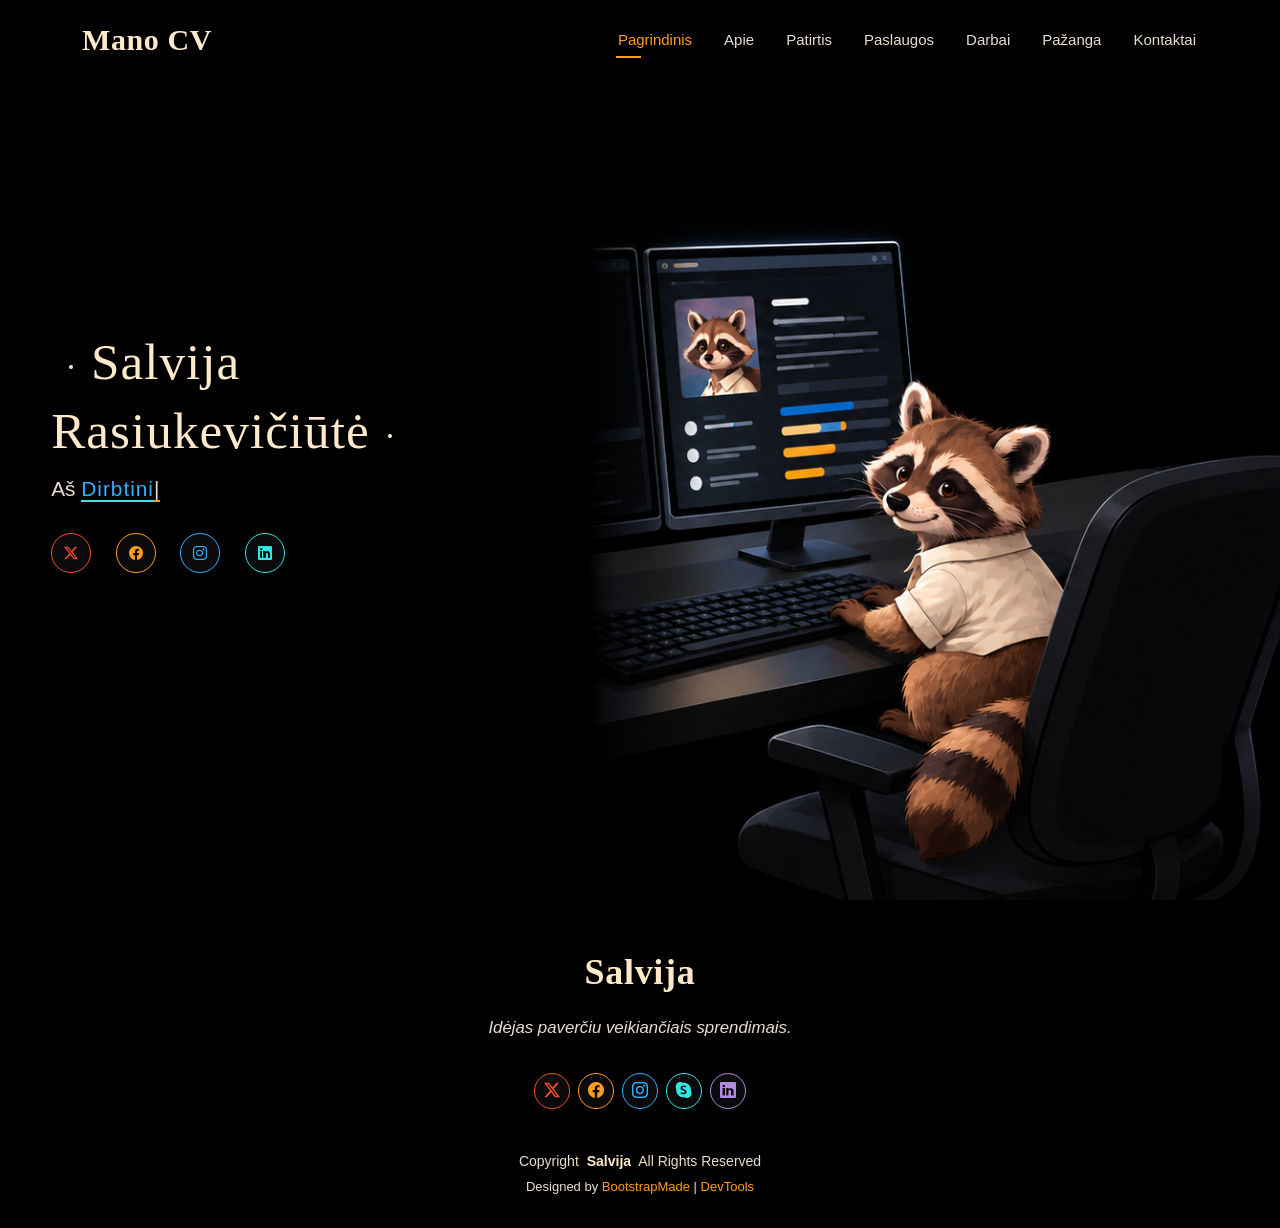
<file: index.html>
<!DOCTYPE html>
<html lang="lt">

<head>
  <meta charset="utf-8">
  <meta content="width=device-width, initial-scale=1.0" name="viewport">
  <title>Mano CV | Salvija Rasiukevičiūtė</title>
  <meta name="author" content="Salvija Rasiukevičiūtė">
  <meta name="description" content="Salvija Rasiukevičiūtė CV puslapis">

  <link href="assets/img/favicon.png?v=2" rel="icon">
  <link href="assets/img/apple-touch-icon.png" rel="apple-touch-icon">

  <link href="https://fonts.googleapis.com" rel="preconnect">
  <link href="https://fonts.gstatic.com" rel="preconnect" crossorigin>
  <link href="https://fonts.googleapis.com/css2?family=Roboto:ital,wght@0,100;0,300;0,400;0,500;0,700;0,900;1,100;1,300;1,400;1,500;1,700;1,900&family=Poppins:ital,wght@0,100;0,200;0,300;0,400;0,500;0,600;0,700;0,800;0,900;1,100;1,200;1,300;1,400;1,500;1,600;1,700;1,800;1,900&family=Raleway:ital,wght@0,100;0,200;0,300;0,400;0,500;0,600;0,700;0,800;0,900;1,100;1,200;1,300;1,400;1,500;1,600;1,700;1,800;1,900&display=swap" rel="stylesheet">

  <link href="assets/vendor/bootstrap/css/bootstrap.min.css" rel="stylesheet">
  <link href="assets/vendor/bootstrap-icons/bootstrap-icons.css" rel="stylesheet">
  <link href="assets/vendor/aos/aos.css" rel="stylesheet">
  <link href="assets/vendor/swiper/swiper-bundle.min.css" rel="stylesheet">
  <link href="assets/vendor/glightbox/css/glightbox.min.css" rel="stylesheet">

  <link href="assets/css/main.css" rel="stylesheet">
  <link href="assets/css/custom.css?v=hero-1" rel="stylesheet">

  <!-- =======================================================
  * Template Name: Personal
  * Template URL: https://bootstrapmade.com/personal-free-resume-bootstrap-template/
  * Updated: Mar 05 2025 with Bootstrap v5.3.3
  * Author: BootstrapMade.com
  * License: https://bootstrapmade.com/license/
  ======================================================== -->
</head>

<body class="index-page">

  <header id="header" class="header d-flex align-items-center fixed-top">
    <div class="container-fluid container-xl position-relative d-flex align-items-center justify-content-between">

      <a href="index.html" class="logo d-flex align-items-center">

        <h1 class="sitename">Mano CV</h1>
      </a>

      <nav id="navmenu" class="navmenu">
        <ul>
          <li><a href="index.html" class="active">Pagrindinis</a></li>
          <li><a href="about.html">Apie</a></li>
          <li><a href="resume.html">Patirtis</a></li>
          <li><a href="services.html">Paslaugos</a></li>
          <li><a href="portfolio.html">Darbai</a></li>
          <li><a href="progress.html">Pažanga</a></li>
          <li><a href="contact.html">Kontaktai</a></li>
        </ul>
        <i class="mobile-nav-toggle d-xl-none bi bi-list"></i>
      </nav>

    </div>
  </header>

  <main class="main">

    <section id="hero" class="hero section dark-background">

      <img src="assets/img/hero-bg.jpg" alt="Meškėnas prie kompiuterio su programavimo ir CV langais" data-aos="fade-in">

      <div class="container" data-aos="zoom-out" data-aos-delay="100">
        <h2>Salvija Rasiukevičiūtė</h2>
        <p>Aš <span class="typed" data-typed-items="Dirbtinio intelekto sistemų studentė"></span><span class="typed-cursor typed-cursor--blink"></span></p>
        <div class="social-links">
          <a href="#"><i class="bi bi-twitter-x"></i></a>
          <a href="#"><i class="bi bi-facebook"></i></a>
          <a href="#"><i class="bi bi-instagram"></i></a>
          <a href="#"><i class="bi bi-linkedin"></i></a>
        </div>
      </div>

    </section>

  </main>

  <footer id="footer" class="footer dark-background">
    <div class="container">
      <h3 class="sitename">Salvija</h3>
      <p>Idėjas paverčiu veikiančiais sprendimais.</p>
      <div class="social-links d-flex justify-content-center">
        <a href=""><i class="bi bi-twitter-x"></i></a>
        <a href=""><i class="bi bi-facebook"></i></a>
        <a href=""><i class="bi bi-instagram"></i></a>
        <a href=""><i class="bi bi-skype"></i></a>
        <a href=""><i class="bi bi-linkedin"></i></a>
      </div>
      <div class="container">
        <div class="copyright">
          <span>Copyright</span> <strong class="px-1 sitename">Salvija</strong> <span>All Rights Reserved</span>
        </div>
        <div class="credits">

          <!-- Licensing information: https://bootstrapmade.com/license/ -->

          Designed by <a href="https://bootstrapmade.com/">BootstrapMade</a> | <a href="https://bootstrapmade.com/tools/">DevTools</a>
        </div>
      </div>
    </div>
  </footer>

  <a href="#" id="scroll-top" class="scroll-top d-flex align-items-center justify-content-center"><i class="bi bi-arrow-up-short"></i></a>

  <div id="preloader"></div>

  <script src="assets/vendor/bootstrap/js/bootstrap.bundle.min.js"></script>
  <script src="assets/vendor/php-email-form/validate.js"></script>
  <script src="assets/vendor/aos/aos.js"></script>
  <script src="assets/vendor/typed.js/typed.umd.js"></script>
  <script src="assets/vendor/purecounter/purecounter_vanilla.js"></script>
  <script src="assets/vendor/waypoints/noframework.waypoints.js"></script>
  <script src="assets/vendor/swiper/swiper-bundle.min.js"></script>
  <script src="assets/vendor/glightbox/js/glightbox.min.js"></script>
  <script src="assets/vendor/imagesloaded/imagesloaded.pkgd.min.js"></script>
  <script src="assets/vendor/isotope-layout/isotope.pkgd.min.js"></script>

  <script src="assets/js/main.js"></script>

</body>

</html>
</file>
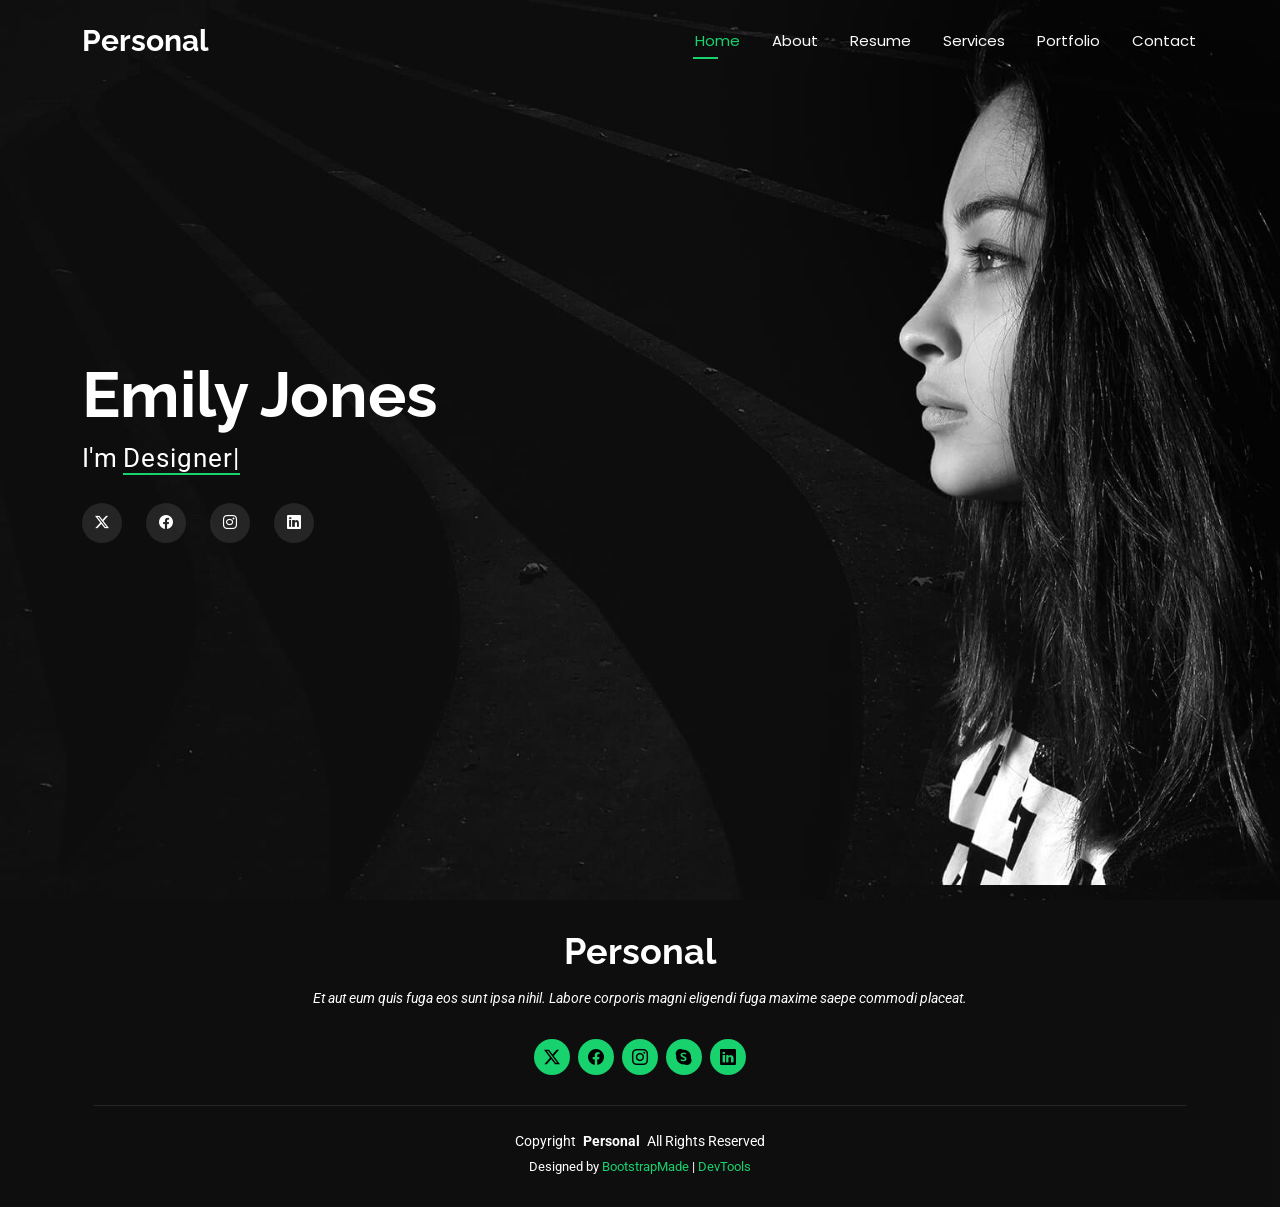
<file: template_3/index.html>
<!DOCTYPE html>
<html lang="en">

<head>
  <meta charset="utf-8">
  <meta content="width=device-width, initial-scale=1.0" name="viewport">
  <title>Index - Personal Bootstrap Template</title>
  <meta name="description" content="">
  <meta name="keywords" content="">

  <!-- Favicons -->
  <link href="assets/img/favicon.png" rel="icon">
  <link href="assets/img/apple-touch-icon.png" rel="apple-touch-icon">

  <!-- Fonts -->
  <link href="https://fonts.googleapis.com" rel="preconnect">
  <link href="https://fonts.gstatic.com" rel="preconnect" crossorigin>
  <link href="https://fonts.googleapis.com/css2?family=Roboto:ital,wght@0,100;0,300;0,400;0,500;0,700;0,900;1,100;1,300;1,400;1,500;1,700;1,900&family=Poppins:ital,wght@0,100;0,200;0,300;0,400;0,500;0,600;0,700;0,800;0,900;1,100;1,200;1,300;1,400;1,500;1,600;1,700;1,800;1,900&family=Raleway:ital,wght@0,100;0,200;0,300;0,400;0,500;0,600;0,700;0,800;0,900;1,100;1,200;1,300;1,400;1,500;1,600;1,700;1,800;1,900&display=swap" rel="stylesheet">

  <!-- Vendor CSS Files -->
  <link href="assets/vendor/bootstrap/css/bootstrap.min.css" rel="stylesheet">
  <link href="assets/vendor/bootstrap-icons/bootstrap-icons.css" rel="stylesheet">
  <link href="assets/vendor/aos/aos.css" rel="stylesheet">
  <link href="assets/vendor/swiper/swiper-bundle.min.css" rel="stylesheet">
  <link href="assets/vendor/glightbox/css/glightbox.min.css" rel="stylesheet">

  <!-- Main CSS File -->
  <link href="assets/css/main.css" rel="stylesheet">

  <!-- =======================================================
  * Template Name: Personal
  * Template URL: https://bootstrapmade.com/personal-free-resume-bootstrap-template/
  * Updated: Mar 05 2025 with Bootstrap v5.3.3
  * Author: BootstrapMade.com
  * License: https://bootstrapmade.com/license/
  ======================================================== -->
</head>

<body class="index-page">

  <header id="header" class="header d-flex align-items-center fixed-top">
    <div class="container-fluid container-xl position-relative d-flex align-items-center justify-content-between">

      <a href="index.html" class="logo d-flex align-items-center">
        <!-- Uncomment the line below if you also wish to use an image logo -->
        <!-- <img src="assets/img/logo.webp" alt=""> -->
        <h1 class="sitename">Personal</h1>
      </a>

      <nav id="navmenu" class="navmenu">
        <ul>
          <li><a href="index.html" class="active">Home</a></li>
          <li><a href="about.html">About</a></li>
          <li><a href="resume.html">Resume</a></li>
          <li><a href="services.html">Services</a></li>
          <li><a href="portfolio.html">Portfolio</a></li>
          <li><a href="contact.html">Contact</a></li>
        </ul>
        <i class="mobile-nav-toggle d-xl-none bi bi-list"></i>
      </nav>

    </div>
  </header>

  <main class="main">

    <!-- Hero Section -->
    <section id="hero" class="hero section dark-background">

      <img src="assets/img/hero-bg.jpg" alt="" data-aos="fade-in">

      <div class="container" data-aos="zoom-out" data-aos-delay="100">
        <h2>Emily Jones</h2>
        <p>I'm <span class="typed" data-typed-items="Designer, Developer, Freelancer, Photographer"></span><span class="typed-cursor typed-cursor--blink"></span></p>
        <div class="social-links">
          <a href="#"><i class="bi bi-twitter-x"></i></a>
          <a href="#"><i class="bi bi-facebook"></i></a>
          <a href="#"><i class="bi bi-instagram"></i></a>
          <a href="#"><i class="bi bi-linkedin"></i></a>
        </div>
      </div>

    </section><!-- /Hero Section -->

  </main>

  <footer id="footer" class="footer dark-background">
    <div class="container">
      <h3 class="sitename">Personal</h3>
      <p>Et aut eum quis fuga eos sunt ipsa nihil. Labore corporis magni eligendi fuga maxime saepe commodi placeat.</p>
      <div class="social-links d-flex justify-content-center">
        <a href=""><i class="bi bi-twitter-x"></i></a>
        <a href=""><i class="bi bi-facebook"></i></a>
        <a href=""><i class="bi bi-instagram"></i></a>
        <a href=""><i class="bi bi-skype"></i></a>
        <a href=""><i class="bi bi-linkedin"></i></a>
      </div>
      <div class="container">
        <div class="copyright">
          <span>Copyright</span> <strong class="px-1 sitename">Personal</strong> <span>All Rights Reserved</span>
        </div>
        <div class="credits">
          <!-- All the links in the footer should remain intact. -->
          <!-- You can delete the links only if you've purchased the pro version. -->
          <!-- Licensing information: https://bootstrapmade.com/license/ -->
          <!-- Purchase the pro version with working PHP/AJAX contact form: [buy-url] -->
          Designed by <a href="https://bootstrapmade.com/">BootstrapMade</a> | <a href="https://bootstrapmade.com/tools/">DevTools</a>
        </div>
      </div>
    </div>
  </footer>

  <!-- Scroll Top -->
  <a href="#" id="scroll-top" class="scroll-top d-flex align-items-center justify-content-center"><i class="bi bi-arrow-up-short"></i></a>

  <!-- Preloader -->
  <div id="preloader"></div>

  <!-- Vendor JS Files -->
  <script src="assets/vendor/bootstrap/js/bootstrap.bundle.min.js"></script>
  <script src="assets/vendor/php-email-form/validate.js"></script>
  <script src="assets/vendor/aos/aos.js"></script>
  <script src="assets/vendor/typed.js/typed.umd.js"></script>
  <script src="assets/vendor/purecounter/purecounter_vanilla.js"></script>
  <script src="assets/vendor/waypoints/noframework.waypoints.js"></script>
  <script src="assets/vendor/swiper/swiper-bundle.min.js"></script>
  <script src="assets/vendor/glightbox/js/glightbox.min.js"></script>
  <script src="assets/vendor/imagesloaded/imagesloaded.pkgd.min.js"></script>
  <script src="assets/vendor/isotope-layout/isotope.pkgd.min.js"></script>

  <!-- Main JS File -->
  <script src="assets/js/main.js"></script>

</body>

</html>
</file>
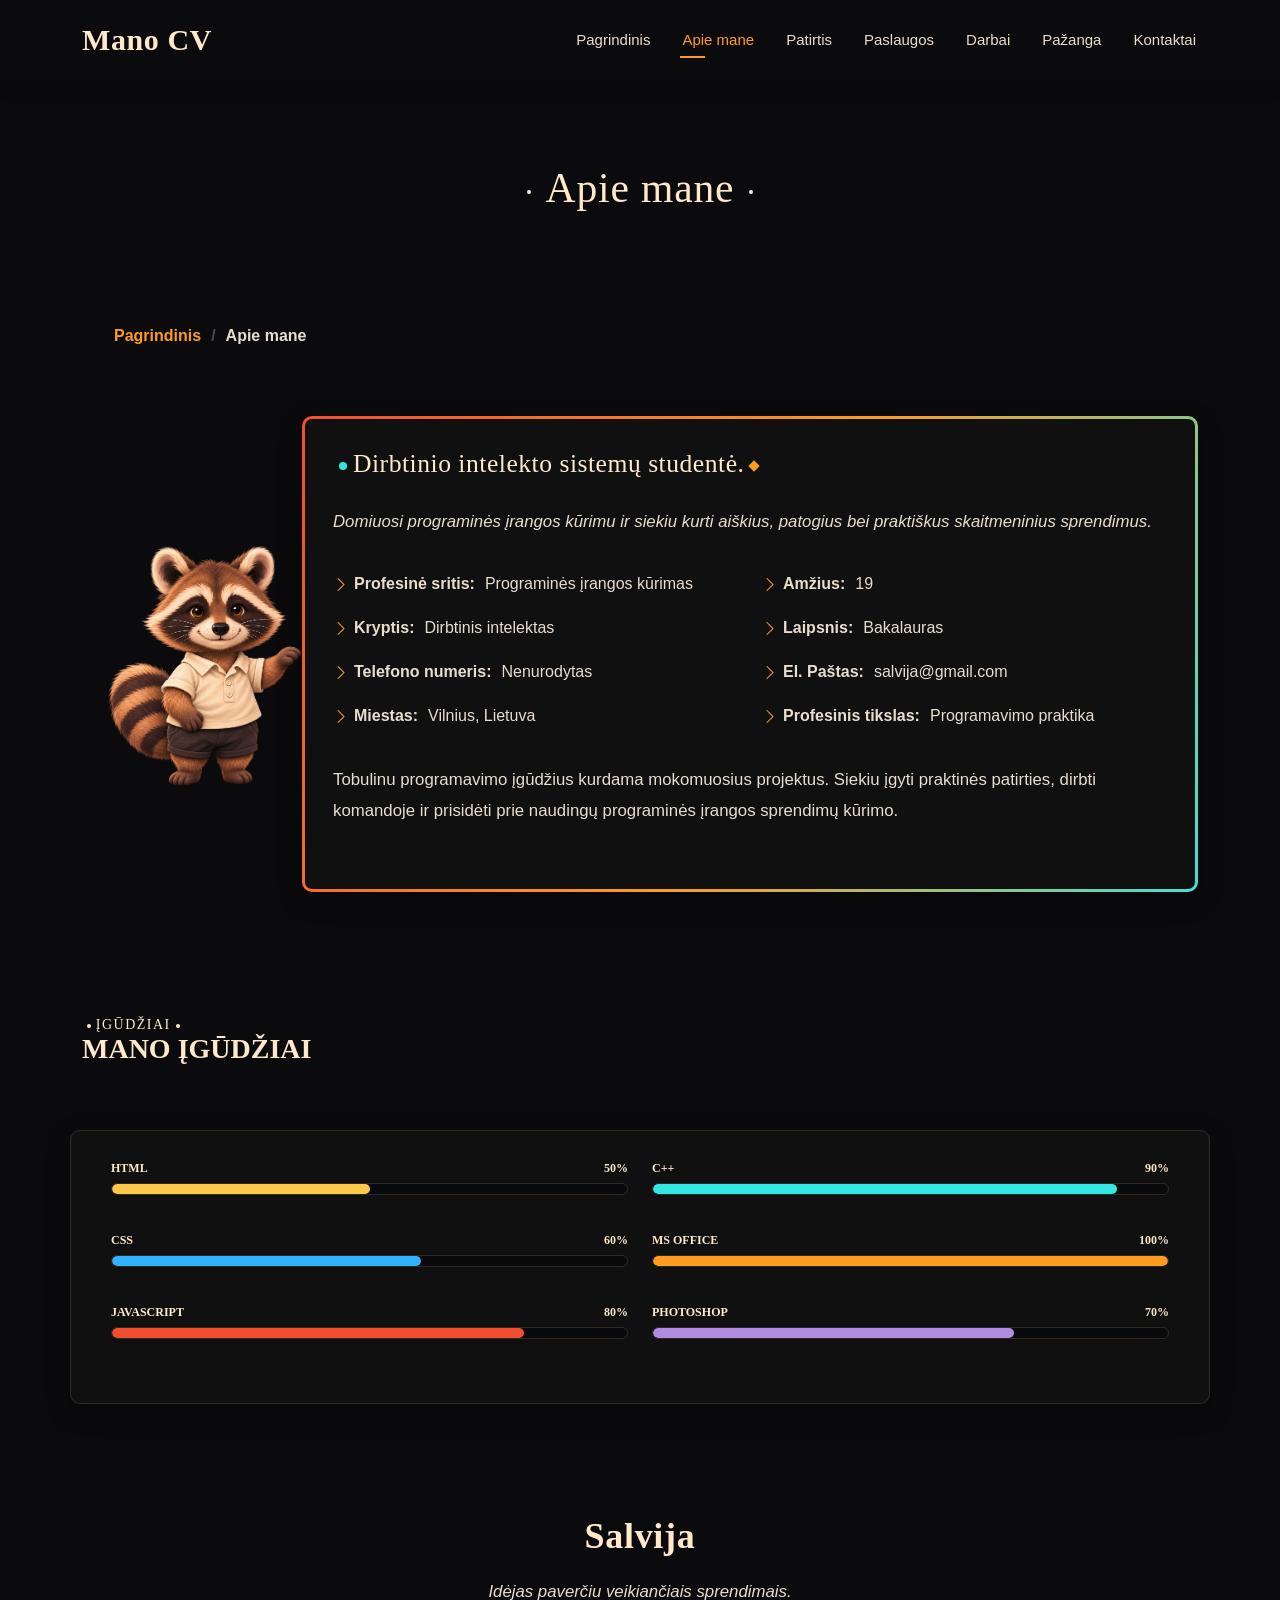
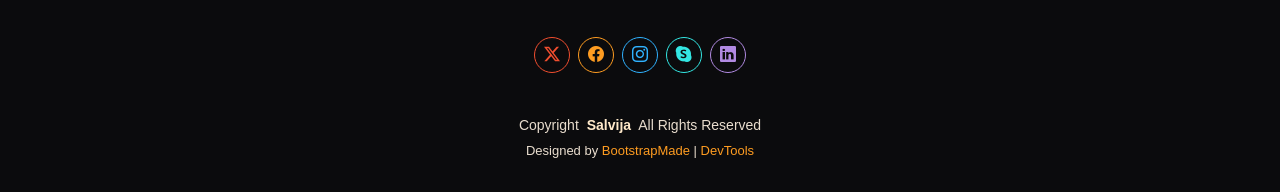
<file: about.html>
<!DOCTYPE html>
<html lang="lt">

<head>
  <meta charset="utf-8">
  <meta content="width=device-width, initial-scale=1.0" name="viewport">
  <title>Apie mane | Salvija Rasiukevičiūtė</title>
  <meta name="description" content="">

  <link href="assets/img/favicon.png" rel="icon">
  <link href="assets/img/apple-touch-icon.png" rel="apple-touch-icon">

  <link href="https://fonts.googleapis.com" rel="preconnect">
  <link href="https://fonts.gstatic.com" rel="preconnect" crossorigin>
  <link href="https://fonts.googleapis.com/css2?family=Roboto:ital,wght@0,100;0,300;0,400;0,500;0,700;0,900;1,100;1,300;1,400;1,500;1,700;1,900&family=Poppins:ital,wght@0,100;0,200;0,300;0,400;0,500;0,600;0,700;0,800;0,900;1,100;1,200;1,300;1,400;1,500;1,600;1,700;1,800;1,900&family=Raleway:ital,wght@0,100;0,200;0,300;0,400;0,500;0,600;0,700;0,800;0,900;1,100;1,200;1,300;1,400;1,500;1,600;1,700;1,800;1,900&display=swap" rel="stylesheet">

  <link href="assets/vendor/bootstrap/css/bootstrap.min.css" rel="stylesheet">
  <link href="assets/vendor/bootstrap-icons/bootstrap-icons.css" rel="stylesheet">
  <link href="assets/vendor/aos/aos.css" rel="stylesheet">
  <link href="assets/vendor/swiper/swiper-bundle.min.css" rel="stylesheet">
  <link href="assets/vendor/glightbox/css/glightbox.min.css" rel="stylesheet">

  <link href="assets/css/main.css" rel="stylesheet">
  <link href="assets/css/custom.css?v=ramiau-1" rel="stylesheet">

  <!-- =======================================================
  * Template Name: Personal
  * Template URL: https://bootstrapmade.com/personal-free-resume-bootstrap-template/
  * Updated: Mar 05 2025 with Bootstrap v5.3.3
  * Author: BootstrapMade.com
  * License: https://bootstrapmade.com/license/
  ======================================================== -->
</head>

<body class="about-page">

  <header id="header" class="header d-flex align-items-center fixed-top">
    <div class="container-fluid container-xl position-relative d-flex align-items-center justify-content-between">

      <a href="index.html" class="logo d-flex align-items-center">

        <h1 class="sitename">Mano CV</h1>
      </a>

      <nav id="navmenu" class="navmenu">
        <ul>
          <li><a href="index.html">Pagrindinis</a></li>
          <li><a href="about.html" class="active">Apie mane</a></li>
          <li><a href="resume.html">Patirtis</a></li>
          <li><a href="services.html">Paslaugos</a></li>
          <li><a href="portfolio.html">Darbai</a></li>
          <li><a href="progress.html">Pažanga</a></li>
          <li><a href="contact.html">Kontaktai</a></li>
        </ul>
        <i class="mobile-nav-toggle d-xl-none bi bi-list"></i>
      </nav>

    </div>
  </header>

  <main class="main">

    <div class="page-title" data-aos="fade">
      <div class="heading">
        <div class="container">
          <div class="row d-flex justify-content-center text-center">
            <div class="col-lg-8">
              <h1>Apie mane</h1>
            </div>
          </div>
        </div>
      </div>
      <nav class="breadcrumbs">
        <div class="container">
          <ol>
            <li><a href="index.html">Pagrindinis</a></li>
            <li class="current">Apie mane</li>
          </ol>
        </div>
      </nav>
    </div>

    <section id="about" class="about section">

      <div class="container" data-aos="fade-up" data-aos-delay="100">

        <div class="row gy-4 justify-content-center about-intro">
          <div class="col-lg-4 about-portrait">
            <img src="assets/img/raccoon-compact.png" class="img-fluid" alt="Nedidelis pilno ūgio meškėnas su marškiniais ir kailinėmis letenomis">
          </div>
          <div class="col-lg-8 content">
            <h2>Dirbtinio intelekto sistemų studentė.</h2>
            <p class="fst-italic py-3">
              Domiuosi programinės įrangos kūrimu ir siekiu kurti aiškius,
  patogius bei praktiškus skaitmeninius sprendimus.
            </p>
            <div class="row">
              <div class="col-lg-6">
                <ul>
                  <li><i class="bi bi-chevron-right"></i> <strong>Profesinė sritis:</strong> <span>Programinės įrangos kūrimas</span></li>
                  <li><i class="bi bi-chevron-right"></i> <strong>Kryptis:</strong> <span>Dirbtinis intelektas</span></li>
                  <li><i class="bi bi-chevron-right"></i> <strong>Telefono numeris:</strong> <span>Nenurodytas</span></li>
                  <li><i class="bi bi-chevron-right"></i> <strong>Miestas:</strong> <span>Vilnius, Lietuva</span></li>
                </ul>
              </div>
              <div class="col-lg-6">
                <ul>
                  <li><i class="bi bi-chevron-right"></i> <strong>Amžius:</strong> <span>19</span></li>
                  <li><i class="bi bi-chevron-right"></i> <strong>Laipsnis:</strong> <span>Bakalauras</span></li>
                  <li><i class="bi bi-chevron-right"></i> <strong>El. Paštas:</strong> <span>salvija@gmail.com</span></li>
                  <li><i class="bi bi-chevron-right"></i> <strong>Profesinis tikslas:</strong> <span>Programavimo praktika</span></li>
                </ul>
              </div>
            </div>
            <p class="py-3">
              Tobulinu programavimo įgūdžius kurdama mokomuosius projektus.
  Siekiu įgyti praktinės patirties, dirbti komandoje ir prisidėti
  prie naudingų programinės įrangos sprendimų kūrimo.
            </p>
          </div>
        </div>

      </div>

    </section>

    <section id="skills" class="skills section">

      <div class="container section-title" data-aos="fade-up">
        <h2>Įgūdžiai</h2>
        <div><span>Mano</span> <span class="description-title">Įgūdžiai</span></div>
      </div>

      <div class="container" data-aos="fade-up" data-aos-delay="100">

        <div class="row skills-content skills-animation">

          <div class="col-lg-6">

            <div class="progress">
              <span class="skill"><span>HTML</span> <i class="val">50%</i></span>
              <div class="progress-bar-wrap">
                <div class="progress-bar" role="progressbar" aria-valuenow="50" aria-valuemin="0" aria-valuemax="100"></div>
              </div>
            </div>

            <div class="progress">
              <span class="skill"><span>CSS</span> <i class="val">60%</i></span>
              <div class="progress-bar-wrap">
                <div class="progress-bar" role="progressbar" aria-valuenow="60" aria-valuemin="0" aria-valuemax="100"></div>
              </div>
            </div>

            <div class="progress">
              <span class="skill"><span>JavaScript</span> <i class="val">80%</i></span>
              <div class="progress-bar-wrap">
                <div class="progress-bar" role="progressbar" aria-valuenow="80" aria-valuemin="0" aria-valuemax="100"></div>
              </div>
            </div>

          </div>

          <div class="col-lg-6">

            <div class="progress">
              <span class="skill"><span>C++</span> <i class="val">90%</i></span>
              <div class="progress-bar-wrap">
                <div class="progress-bar" role="progressbar" aria-valuenow="90" aria-valuemin="0" aria-valuemax="100"></div>
              </div>
            </div>

            <div class="progress">
              <span class="skill"><span>MS Office</span> <i class="val">100%</i></span>
              <div class="progress-bar-wrap">
                <div class="progress-bar" role="progressbar" aria-valuenow="100" aria-valuemin="0" aria-valuemax="100"></div>
              </div>
            </div>

            <div class="progress">
              <span class="skill"><span>Photoshop</span> <i class="val">70%</i></span>
              <div class="progress-bar-wrap">
                <div class="progress-bar" role="progressbar" aria-valuenow="70" aria-valuemin="0" aria-valuemax="100"></div>
              </div>
            </div>

          </div>

        </div>

      </div>

    </section>

  </main>

  <footer id="footer" class="footer dark-background">
    <div class="container">
      <h3 class="sitename">Salvija</h3>
      <p>Idėjas paverčiu veikiančiais sprendimais.</p>
      <div class="social-links d-flex justify-content-center">
        <a href=""><i class="bi bi-twitter-x"></i></a>
        <a href=""><i class="bi bi-facebook"></i></a>
        <a href=""><i class="bi bi-instagram"></i></a>
        <a href=""><i class="bi bi-skype"></i></a>
        <a href=""><i class="bi bi-linkedin"></i></a>
      </div>
      <div class="container">
        <div class="copyright">
          <span>Copyright</span> <strong class="px-1 sitename">Salvija</strong> <span>All Rights Reserved</span>
        </div>
        <div class="credits">

          <!-- Licensing information: https://bootstrapmade.com/license/ -->

          Designed by <a href="https://bootstrapmade.com/">BootstrapMade</a> | <a href="https://bootstrapmade.com/tools/">DevTools</a>
        </div>
      </div>
    </div>
  </footer>

  <a href="#" id="scroll-top" class="scroll-top d-flex align-items-center justify-content-center"><i class="bi bi-arrow-up-short"></i></a>

  <div id="preloader"></div>

  <script src="assets/vendor/bootstrap/js/bootstrap.bundle.min.js"></script>
  <script src="assets/vendor/php-email-form/validate.js"></script>
  <script src="assets/vendor/aos/aos.js"></script>
  <script src="assets/vendor/typed.js/typed.umd.js"></script>
  <script src="assets/vendor/purecounter/purecounter_vanilla.js"></script>
  <script src="assets/vendor/waypoints/noframework.waypoints.js"></script>
  <script src="assets/vendor/swiper/swiper-bundle.min.js"></script>
  <script src="assets/vendor/glightbox/js/glightbox.min.js"></script>
  <script src="assets/vendor/imagesloaded/imagesloaded.pkgd.min.js"></script>
  <script src="assets/vendor/isotope-layout/isotope.pkgd.min.js"></script>

  <script src="assets/js/main.js"></script>

</body>

</html>
</file>
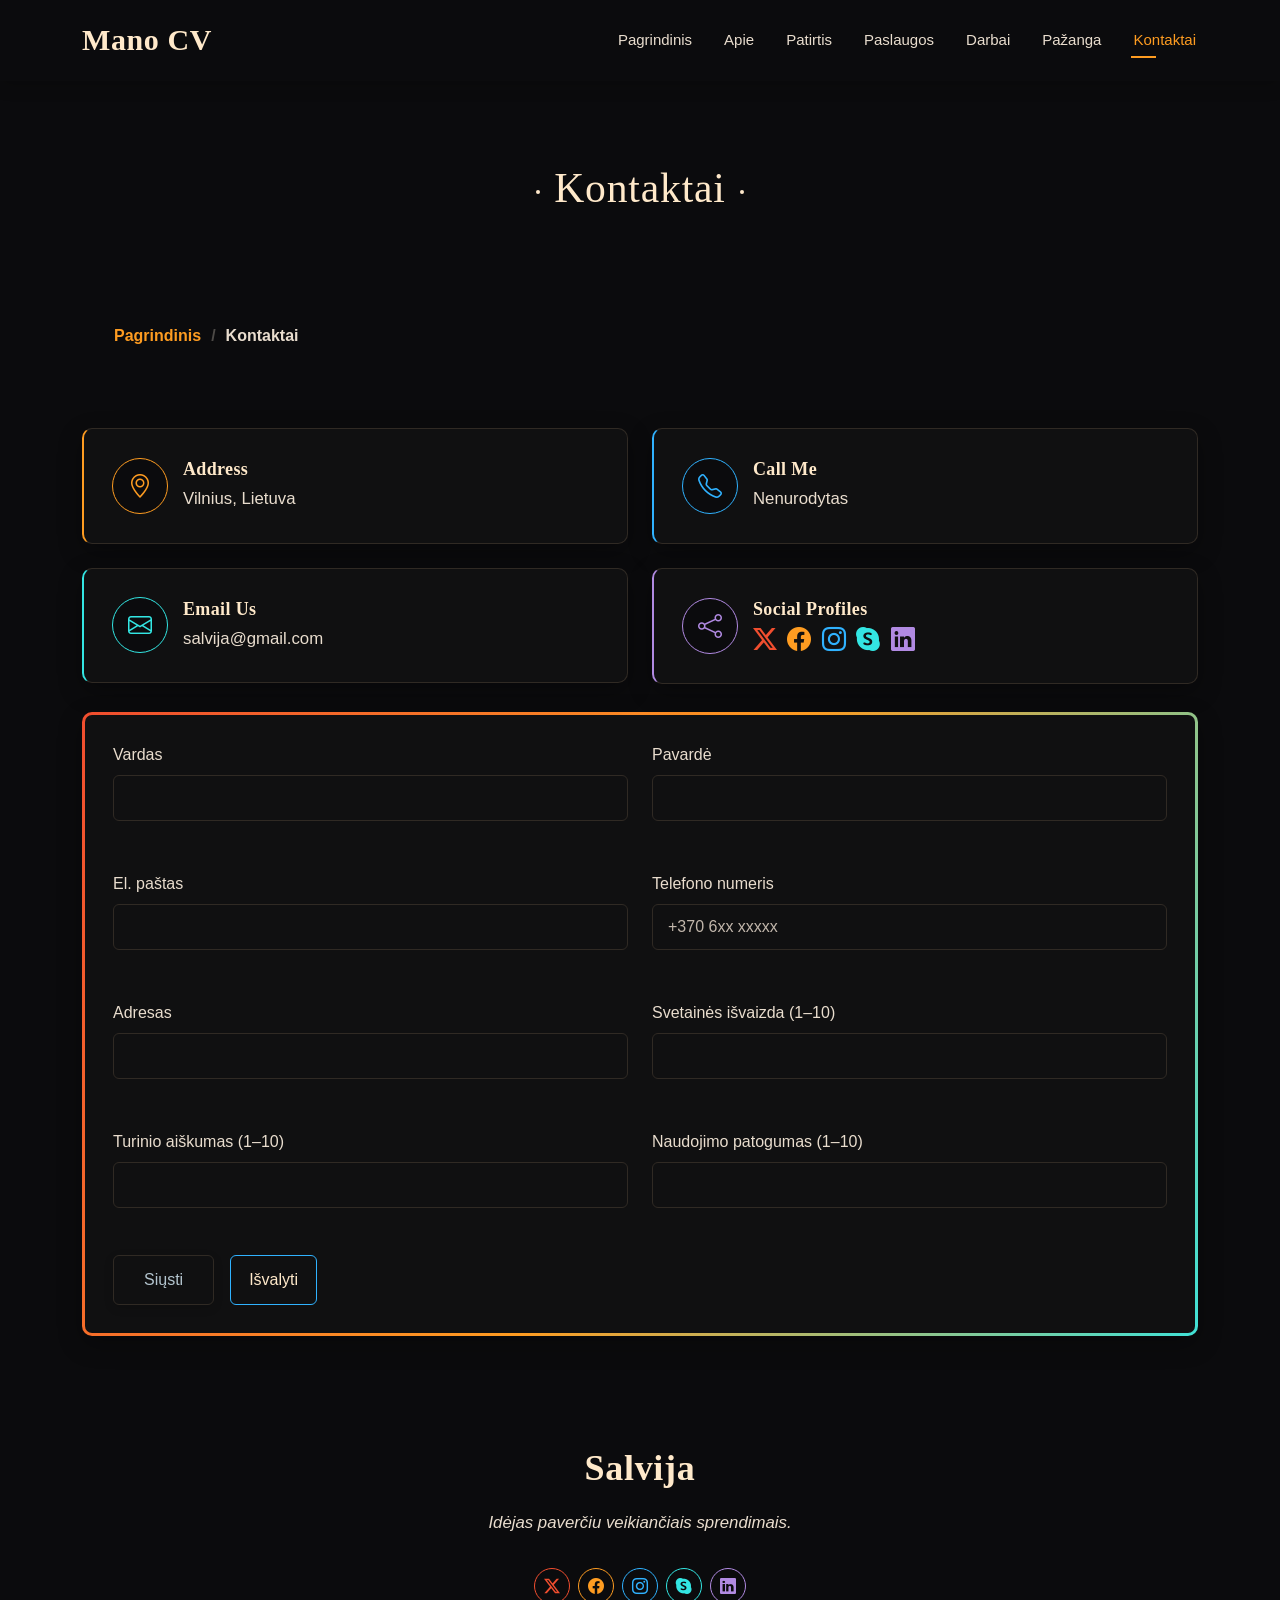
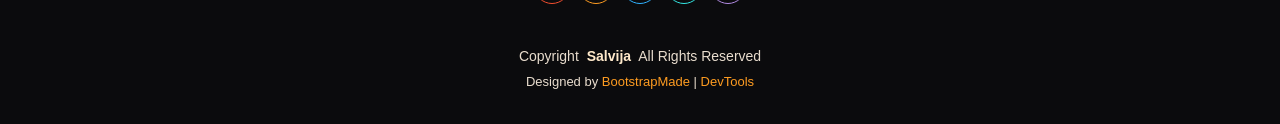
<file: contact.html>
<!DOCTYPE html>
<html lang="lt">

<head>
  <meta charset="utf-8">
  <meta content="width=device-width, initial-scale=1.0" name="viewport">
  <title>Kontaktai | Salvija Rasiukevičiūtė</title>
  <meta name="description" content="">

  <link href="assets/img/favicon.png" rel="icon">
  <link href="assets/img/apple-touch-icon.png" rel="apple-touch-icon">

  <link href="https://fonts.googleapis.com" rel="preconnect">
  <link href="https://fonts.gstatic.com" rel="preconnect" crossorigin>
  <link href="https://fonts.googleapis.com/css2?family=Roboto:ital,wght@0,100;0,300;0,400;0,500;0,700;0,900;1,100;1,300;1,400;1,500;1,700;1,900&family=Poppins:ital,wght@0,100;0,200;0,300;0,400;0,500;0,600;0,700;0,800;0,900;1,100;1,200;1,300;1,400;1,500;1,600;1,700;1,800;1,900&family=Raleway:ital,wght@0,100;0,200;0,300;0,400;0,500;0,600;0,700;0,800;0,900;1,100;1,200;1,300;1,400;1,500;1,600;1,700;1,800;1,900&display=swap" rel="stylesheet">

  <link href="assets/vendor/bootstrap/css/bootstrap.min.css" rel="stylesheet">
  <link href="assets/vendor/bootstrap-icons/bootstrap-icons.css" rel="stylesheet">
  <link href="assets/vendor/aos/aos.css" rel="stylesheet">
  <link href="assets/vendor/swiper/swiper-bundle.min.css" rel="stylesheet">
  <link href="assets/vendor/glightbox/css/glightbox.min.css" rel="stylesheet">

  <link href="assets/css/main.css" rel="stylesheet">
  <link href="assets/css/custom.css?v=ramiau-1" rel="stylesheet">

  <!-- =======================================================
  * Template Name: Personal
  * Template URL: https://bootstrapmade.com/personal-free-resume-bootstrap-template/
  * Updated: Mar 05 2025 with Bootstrap v5.3.3
  * Author: BootstrapMade.com
  * License: https://bootstrapmade.com/license/
  ======================================================== -->
</head>

<body class="contact-page">

  <header id="header" class="header d-flex align-items-center fixed-top">
    <div class="container-fluid container-xl position-relative d-flex align-items-center justify-content-between">

      <a href="index.html" class="logo d-flex align-items-center">

        <h1 class="sitename">Mano CV</h1>
      </a>

      <nav id="navmenu" class="navmenu">
        <ul>
          <li><a href="index.html">Pagrindinis</a></li>
          <li><a href="about.html">Apie</a></li>
          <li><a href="resume.html">Patirtis</a></li>
          <li><a href="services.html">Paslaugos</a></li>
          <li><a href="portfolio.html">Darbai</a></li>
          <li><a href="progress.html">Pažanga</a></li>
          <li><a href="contact.html" class="active">Kontaktai</a></li>
        </ul>
        <i class="mobile-nav-toggle d-xl-none bi bi-list"></i>
      </nav>

    </div>
  </header>

  <main class="main">

    <div class="page-title" data-aos="fade">
      <div class="heading">
        <div class="container">
          <div class="row d-flex justify-content-center text-center">
            <div class="col-lg-8">
              <h1>Kontaktai</h1>
            </div>
          </div>
        </div>
      </div>
      <nav class="breadcrumbs">
        <div class="container">
          <ol>
            <li><a href="index.html">Pagrindinis</a></li>
            <li class="current">Kontaktai</li>
          </ol>
        </div>
      </nav>
    </div>

    <section id="contact" class="contact section">

      <div class="container" data-aos="fade-up" data-aos-delay="100">

        <div class="row gy-4">

          <div class="col-md-6">
            <div class="info-item d-flex align-items-center" data-aos="fade-up" data-aos-delay="200">
              <i class="icon bi bi-geo-alt flex-shrink-0"></i>
              <div>
                <h3>Address</h3>
                <p>Vilnius, Lietuva</p>
              </div>
            </div>
          </div>

          <div class="col-md-6">
            <div class="info-item d-flex align-items-center" data-aos="fade-up" data-aos-delay="300">
              <i class="icon bi bi-telephone flex-shrink-0"></i>
              <div>
                <h3>Call Me</h3>
                <p>Nenurodytas</p>
              </div>
            </div>
          </div>

          <div class="col-md-6">
            <div class="info-item d-flex align-items-center" data-aos="fade-up" data-aos-delay="400">
              <i class="icon bi bi-envelope flex-shrink-0"></i>
              <div>
                <h3>Email Us</h3>
                <p>salvija@gmail.com</p>
              </div>
            </div>
          </div>

          <div class="col-md-6">
            <div class="info-item d-flex align-items-center" data-aos="fade-up" data-aos-delay="500">
              <i class="icon bi bi-share flex-shrink-0"></i>
              <div>
                <h3>Social Profiles</h3>
                <div class="social-links">
                  <a href="#"><i class="bi bi-twitter-x"></i></a>
                  <a href="#"><i class="bi bi-facebook"></i></a>
                  <a href="#"><i class="bi bi-instagram"></i></a>
                  <a href="#"><i class="bi bi-skype"></i></a>
                  <a href="#"><i class="bi bi-linkedin"></i></a>
                </div>
              </div>
            </div>
          </div>

        </div>

        <form id="contact-form" class="php-email-form" novalidate><div class="row gy-4">
<div class="col-md-6"><label for="firstName">Vardas</label><input id="firstName" name="firstName" type="text" class="form-control" data-label="Vardas" aria-describedby="firstName-error" required><small id="firstName-error" class="field-error" aria-live="polite"></small></div>
<div class="col-md-6"><label for="lastName">Pavardė</label><input id="lastName" name="lastName" type="text" class="form-control" data-label="Pavardė" aria-describedby="lastName-error" required><small id="lastName-error" class="field-error" aria-live="polite"></small></div>
<div class="col-md-6"><label for="email">El. paštas</label><input id="email" name="email" type="email" class="form-control" data-label="El. paštas" aria-describedby="email-error" required><small id="email-error" class="field-error" aria-live="polite"></small></div>
<div class="col-md-6"><label for="phone">Telefono numeris</label><input id="phone" name="phone" type="tel" class="form-control" data-label="Telefono numeris" aria-describedby="phone-error" required inputmode="tel" maxlength="14" placeholder="+370 6xx xxxxx"><small id="phone-error" class="field-error" aria-live="polite"></small></div>
<div class="col-md-6"><label for="address">Adresas</label><input id="address" name="address" type="text" class="form-control" data-label="Adresas" aria-describedby="address-error" required><small id="address-error" class="field-error" aria-live="polite"></small></div>
<div class="col-md-6"><label for="rating1">Svetainės išvaizda (1–10)</label><input id="rating1" name="rating1" type="number" class="form-control" data-label="Svetainės išvaizda (1–10)" aria-describedby="rating1-error" required min="1" max="10" step="1"><small id="rating1-error" class="field-error" aria-live="polite"></small></div>
<div class="col-md-6"><label for="rating2">Turinio aiškumas (1–10)</label><input id="rating2" name="rating2" type="number" class="form-control" data-label="Turinio aiškumas (1–10)" aria-describedby="rating2-error" required min="1" max="10" step="1"><small id="rating2-error" class="field-error" aria-live="polite"></small></div>
<div class="col-md-6"><label for="rating3">Naudojimo patogumas (1–10)</label><input id="rating3" name="rating3" type="number" class="form-control" data-label="Naudojimo patogumas (1–10)" aria-describedby="rating3-error" required min="1" max="10" step="1"><small id="rating3-error" class="field-error" aria-live="polite"></small></div>
</div><div class="form-actions"><button type="submit" disabled>Siųsti</button><button type="reset">Išvalyti</button></div><div id="form-result" aria-live="polite"></div></form>

      </div>

    </section>

  </main>

  <footer id="footer" class="footer dark-background">
    <div class="container">
      <h3 class="sitename">Salvija</h3>
      <p>Idėjas paverčiu veikiančiais sprendimais.</p>
      <div class="social-links d-flex justify-content-center">
        <a href=""><i class="bi bi-twitter-x"></i></a>
        <a href=""><i class="bi bi-facebook"></i></a>
        <a href=""><i class="bi bi-instagram"></i></a>
        <a href=""><i class="bi bi-skype"></i></a>
        <a href=""><i class="bi bi-linkedin"></i></a>
      </div>
      <div class="container">
        <div class="copyright">
          <span>Copyright</span> <strong class="px-1 sitename">Salvija</strong> <span>All Rights Reserved</span>
        </div>
        <div class="credits">

          <!-- Licensing information: https://bootstrapmade.com/license/ -->

          Designed by <a href="https://bootstrapmade.com/">BootstrapMade</a> | <a href="https://bootstrapmade.com/tools/">DevTools</a>
        </div>
      </div>
    </div>
  </footer>

  <a href="#" id="scroll-top" class="scroll-top d-flex align-items-center justify-content-center"><i class="bi bi-arrow-up-short"></i></a>

  <div id="preloader"></div>

  <script src="assets/vendor/bootstrap/js/bootstrap.bundle.min.js"></script>

  <script src="assets/vendor/aos/aos.js"></script>
  <script src="assets/vendor/typed.js/typed.umd.js"></script>
  <script src="assets/vendor/purecounter/purecounter_vanilla.js"></script>
  <script src="assets/vendor/waypoints/noframework.waypoints.js"></script>
  <script src="assets/vendor/swiper/swiper-bundle.min.js"></script>
  <script src="assets/vendor/glightbox/js/glightbox.min.js"></script>
  <script src="assets/vendor/imagesloaded/imagesloaded.pkgd.min.js"></script>
  <script src="assets/vendor/isotope-layout/isotope.pkgd.min.js"></script>

  <script src="assets/js/main.js"></script>

  <script src="assets/js/custom.js?v=auditas-1"></script>
</body>

</html>
</file>
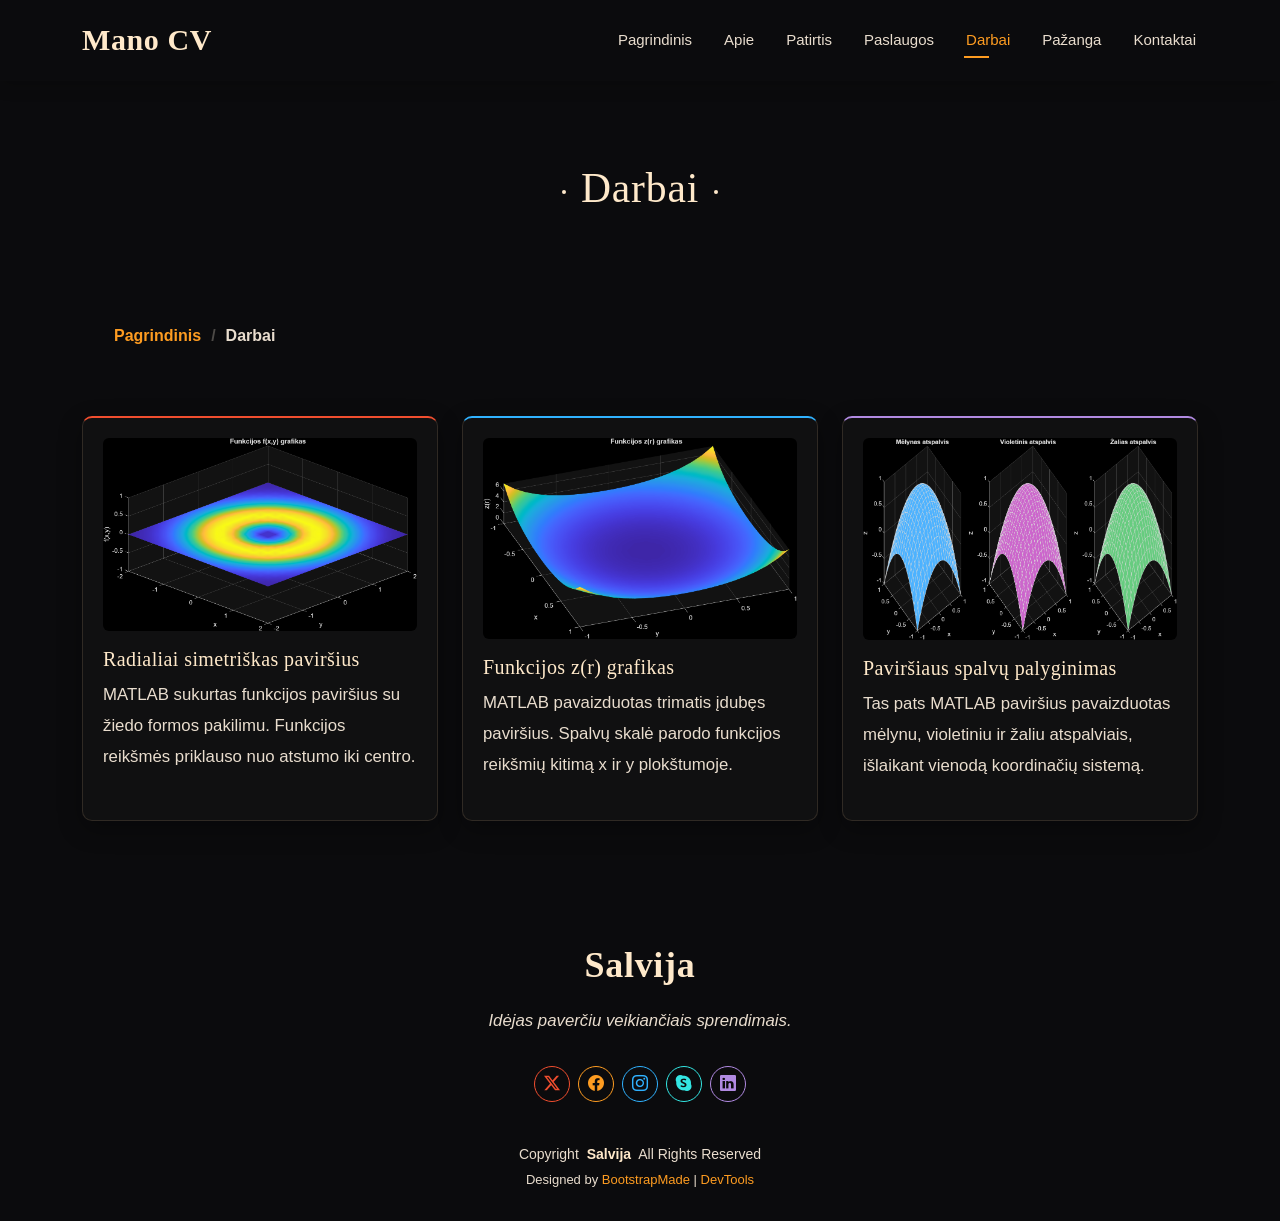
<file: portfolio.html>
<!DOCTYPE html>
<html lang="lt">

<head>
  <meta charset="utf-8">
  <meta content="width=device-width, initial-scale=1.0" name="viewport">
  <title>Atlikti darbai | Salvija Rasiukevičiūtė</title>
  <meta name="description" content="">

  <link href="assets/img/favicon.png" rel="icon">
  <link href="assets/img/apple-touch-icon.png" rel="apple-touch-icon">

  <link href="https://fonts.googleapis.com" rel="preconnect">
  <link href="https://fonts.gstatic.com" rel="preconnect" crossorigin>
  <link href="https://fonts.googleapis.com/css2?family=Roboto:ital,wght@0,100;0,300;0,400;0,500;0,700;0,900;1,100;1,300;1,400;1,500;1,700;1,900&family=Poppins:ital,wght@0,100;0,200;0,300;0,400;0,500;0,600;0,700;0,800;0,900;1,100;1,200;1,300;1,400;1,500;1,600;1,700;1,800;1,900&family=Raleway:ital,wght@0,100;0,200;0,300;0,400;0,500;0,600;0,700;0,800;0,900;1,100;1,200;1,300;1,400;1,500;1,600;1,700;1,800;1,900&display=swap" rel="stylesheet">

  <link href="assets/vendor/bootstrap/css/bootstrap.min.css" rel="stylesheet">
  <link href="assets/vendor/bootstrap-icons/bootstrap-icons.css" rel="stylesheet">
  <link href="assets/vendor/aos/aos.css" rel="stylesheet">
  <link href="assets/vendor/swiper/swiper-bundle.min.css" rel="stylesheet">
  <link href="assets/vendor/glightbox/css/glightbox.min.css" rel="stylesheet">

  <link href="assets/css/main.css" rel="stylesheet">
  <link href="assets/css/custom.css?v=ramiau-1" rel="stylesheet">

  <!-- =======================================================
  * Template Name: Personal
  * Template URL: https://bootstrapmade.com/personal-free-resume-bootstrap-template/
  * Updated: Mar 05 2025 with Bootstrap v5.3.3
  * Author: BootstrapMade.com
  * License: https://bootstrapmade.com/license/
  ======================================================== -->
</head>

<body class="portfolio-page">

  <header id="header" class="header d-flex align-items-center fixed-top">
    <div class="container-fluid container-xl position-relative d-flex align-items-center justify-content-between">

      <a href="index.html" class="logo d-flex align-items-center">

        <h1 class="sitename">Mano CV</h1>
      </a>

      <nav id="navmenu" class="navmenu">
        <ul>
          <li><a href="index.html">Pagrindinis</a></li>
          <li><a href="about.html">Apie</a></li>
          <li><a href="resume.html">Patirtis</a></li>
          <li><a href="services.html">Paslaugos</a></li>
          <li><a href="portfolio.html" class="active">Darbai</a></li>
          <li><a href="progress.html">Pažanga</a></li>
          <li><a href="contact.html">Kontaktai</a></li>
        </ul>
        <i class="mobile-nav-toggle d-xl-none bi bi-list"></i>
      </nav>

    </div>
  </header>

  <main class="main">

    <div class="page-title" data-aos="fade">
      <div class="heading">
        <div class="container">
          <div class="row d-flex justify-content-center text-center">
            <div class="col-lg-8">
              <h1>Darbai</h1>
            </div>
          </div>
        </div>
      </div>
      <nav class="breadcrumbs">
        <div class="container">
          <ol>
            <li><a href="index.html">Pagrindinis</a></li>
            <li class="current">Darbai</li>
          </ol>
        </div>
      </nav>
    </div>

    <section id="portfolio" class="portfolio section"><div class="container"><div class="row gy-4"><div class="col-lg-4 col-md-6"><figure><a href="assets/img/pirmas.png" class="glightbox" data-gallery="matlab" title="Radialiai simetriškas paviršius"><img src="assets/img/pirmas.png" class="img-fluid" alt="Radialiai simetriškas paviršius" loading="lazy"></a><figcaption class="pt-3"><h2 class="h5">Radialiai simetriškas paviršius</h2><p>MATLAB sukurtas funkcijos paviršius su žiedo formos pakilimu. Funkcijos reikšmės priklauso nuo atstumo iki centro.</p></figcaption></figure></div><div class="col-lg-4 col-md-6"><figure><a href="assets/img/antras.png" class="glightbox" data-gallery="matlab" title="Funkcijos z(r) grafikas"><img src="assets/img/antras.png" class="img-fluid" alt="Funkcijos z(r) grafikas" loading="lazy"></a><figcaption class="pt-3"><h2 class="h5">Funkcijos z(r) grafikas</h2><p>MATLAB pavaizduotas trimatis įdubęs paviršius. Spalvų skalė parodo funkcijos reikšmių kitimą x ir y plokštumoje.</p></figcaption></figure></div><div class="col-lg-4 col-md-6"><figure><a href="assets/img/trecias.png" class="glightbox" data-gallery="matlab" title="Paviršiaus spalvų palyginimas"><img src="assets/img/trecias.png" class="img-fluid" alt="Paviršiaus spalvų palyginimas" loading="lazy"></a><figcaption class="pt-3"><h2 class="h5">Paviršiaus spalvų palyginimas</h2><p>Tas pats MATLAB paviršius pavaizduotas mėlynu, violetiniu ir žaliu atspalviais, išlaikant vienodą koordinačių sistemą.</p></figcaption></figure></div></div></div></section>

  </main>

  <footer id="footer" class="footer dark-background">
    <div class="container">
      <h3 class="sitename">Salvija</h3>
      <p>Idėjas paverčiu veikiančiais sprendimais.</p>
      <div class="social-links d-flex justify-content-center">
        <a href=""><i class="bi bi-twitter-x"></i></a>
        <a href=""><i class="bi bi-facebook"></i></a>
        <a href=""><i class="bi bi-instagram"></i></a>
        <a href=""><i class="bi bi-skype"></i></a>
        <a href=""><i class="bi bi-linkedin"></i></a>
      </div>
      <div class="container">
        <div class="copyright">
          <span>Copyright</span> <strong class="px-1 sitename">Salvija</strong> <span>All Rights Reserved</span>
        </div>
        <div class="credits">

          <!-- Licensing information: https://bootstrapmade.com/license/ -->

          Designed by <a href="https://bootstrapmade.com/">BootstrapMade</a> | <a href="https://bootstrapmade.com/tools/">DevTools</a>
        </div>
      </div>
    </div>
  </footer>

  <a href="#" id="scroll-top" class="scroll-top d-flex align-items-center justify-content-center"><i class="bi bi-arrow-up-short"></i></a>

  <div id="preloader"></div>

  <script src="assets/vendor/bootstrap/js/bootstrap.bundle.min.js"></script>
  <script src="assets/vendor/php-email-form/validate.js"></script>
  <script src="assets/vendor/aos/aos.js"></script>
  <script src="assets/vendor/typed.js/typed.umd.js"></script>
  <script src="assets/vendor/purecounter/purecounter_vanilla.js"></script>
  <script src="assets/vendor/waypoints/noframework.waypoints.js"></script>
  <script src="assets/vendor/swiper/swiper-bundle.min.js"></script>
  <script src="assets/vendor/glightbox/js/glightbox.min.js"></script>
  <script src="assets/vendor/imagesloaded/imagesloaded.pkgd.min.js"></script>
  <script src="assets/vendor/isotope-layout/isotope.pkgd.min.js"></script>

  <script src="assets/js/main.js"></script>

</body>

</html>
</file>
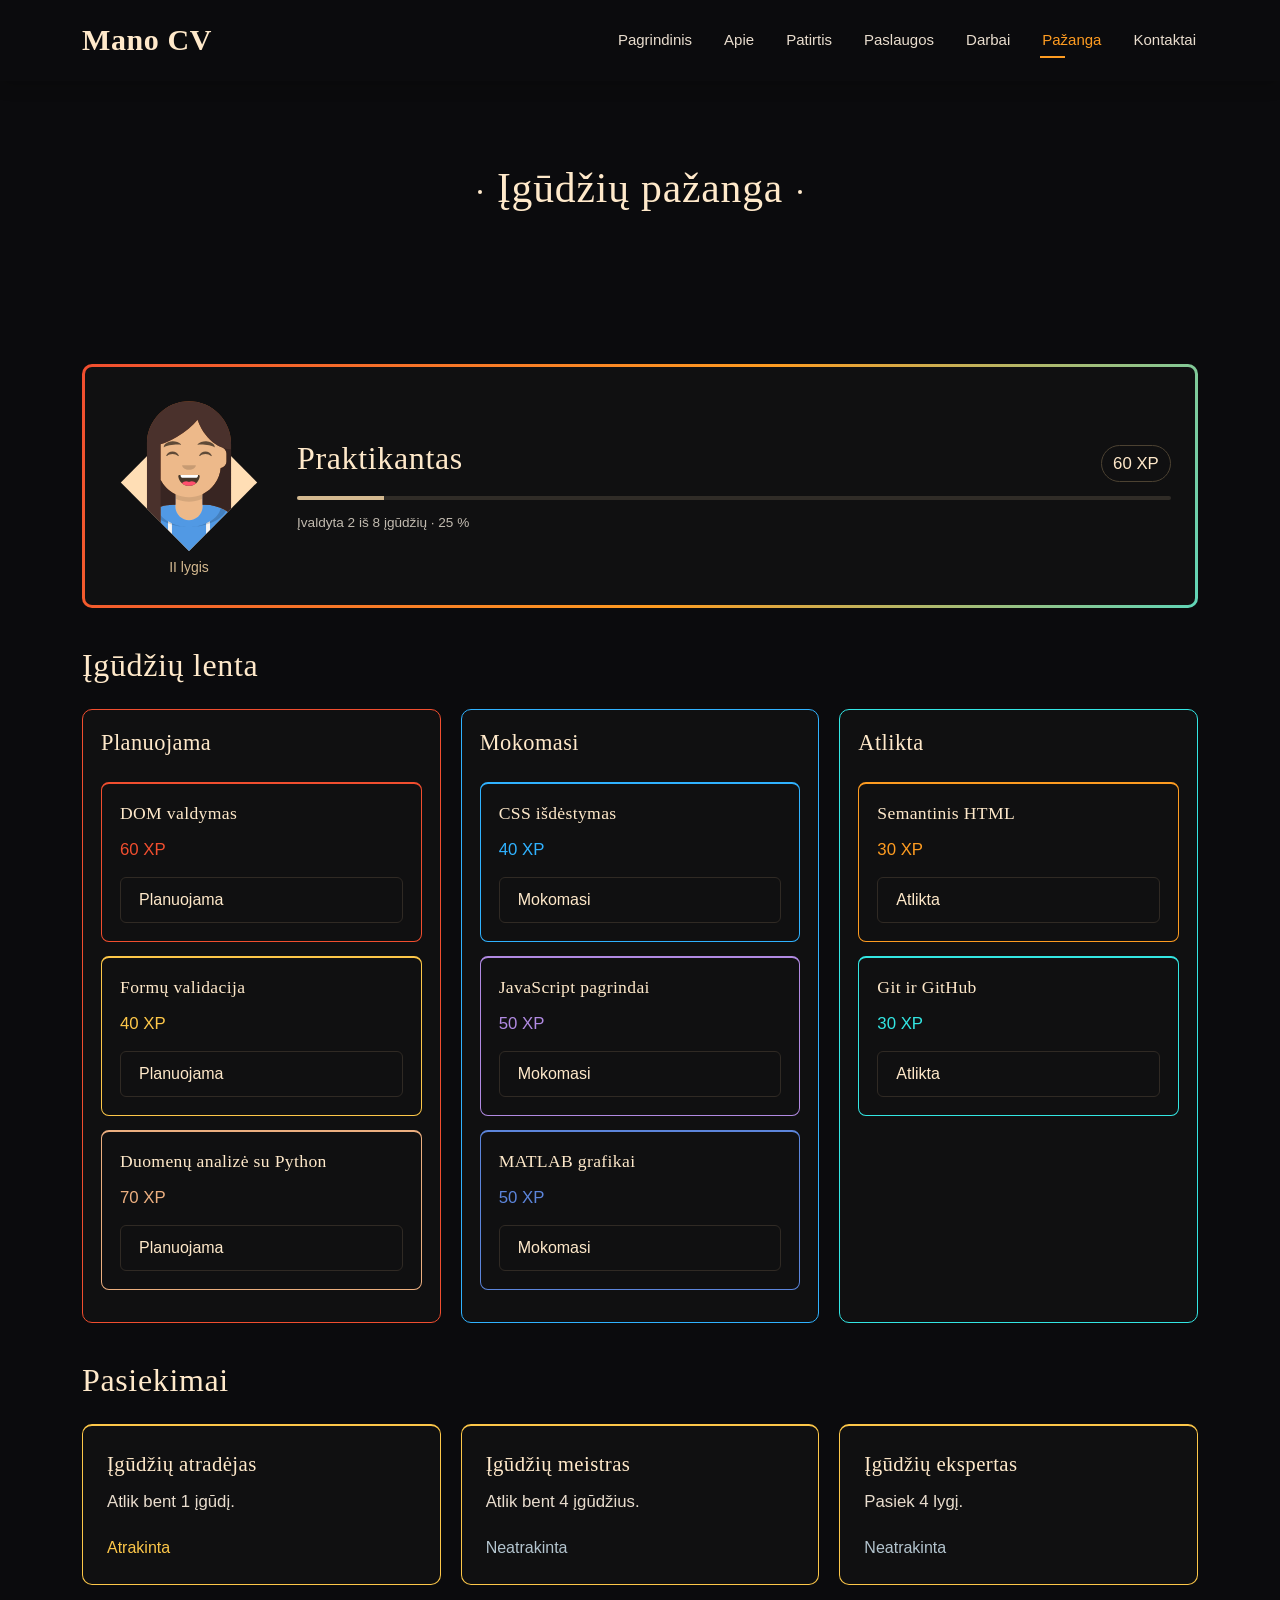
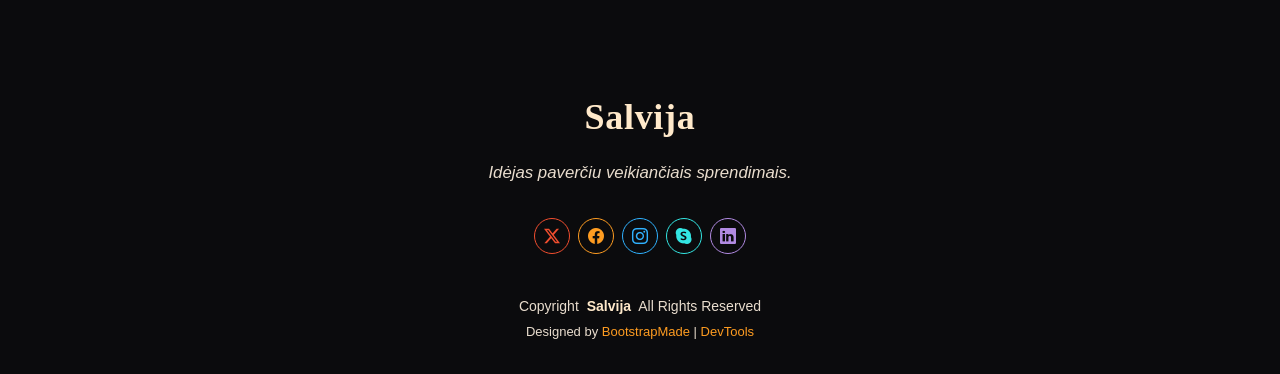
<file: progress.html>
<!DOCTYPE html>
<html lang="lt">

<head>
  <meta charset="utf-8">
  <meta content="width=device-width, initial-scale=1.0" name="viewport">
  <title>Įgūdžių pažanga | Salvija Rasiukevičiūtė</title>
  <meta name="description" content="">

  <link href="assets/img/favicon.png" rel="icon">
  <link href="assets/img/apple-touch-icon.png" rel="apple-touch-icon">

  <link href="https://fonts.googleapis.com" rel="preconnect">
  <link href="https://fonts.gstatic.com" rel="preconnect" crossorigin>
  <link href="https://fonts.googleapis.com/css2?family=Roboto:ital,wght@0,100;0,300;0,400;0,500;0,700;0,900;1,100;1,300;1,400;1,500;1,700;1,900&family=Poppins:ital,wght@0,100;0,200;0,300;0,400;0,500;0,600;0,700;0,800;0,900;1,100;1,200;1,300;1,400;1,500;1,600;1,700;1,800;1,900&family=Raleway:ital,wght@0,100;0,200;0,300;0,400;0,500;0,600;0,700;0,800;0,900;1,100;1,200;1,300;1,400;1,500;1,600;1,700;1,800;1,900&display=swap" rel="stylesheet">

  <link href="assets/vendor/bootstrap/css/bootstrap.min.css" rel="stylesheet">
  <link href="assets/vendor/bootstrap-icons/bootstrap-icons.css" rel="stylesheet">
  <link href="assets/vendor/aos/aos.css" rel="stylesheet">
  <link href="assets/vendor/swiper/swiper-bundle.min.css" rel="stylesheet">
  <link href="assets/vendor/glightbox/css/glightbox.min.css" rel="stylesheet">

  <link href="assets/css/main.css" rel="stylesheet">
  <link href="assets/css/custom.css?v=profilis-5" rel="stylesheet">

  <!-- =======================================================
  * Template Name: Personal
  * Template URL: https://bootstrapmade.com/personal-free-resume-bootstrap-template/
  * Updated: Mar 05 2025 with Bootstrap v5.3.3
  * Author: BootstrapMade.com
  * License: https://bootstrapmade.com/license/
  ======================================================== -->
</head>

<body class="progress-page">

  <header id="header" class="header d-flex align-items-center fixed-top">
    <div class="container-fluid container-xl position-relative d-flex align-items-center justify-content-between">

      <a href="index.html" class="logo d-flex align-items-center">

        <h1 class="sitename">Mano CV</h1>
      </a>

      <nav id="navmenu" class="navmenu">
        <ul>
          <li><a href="index.html">Pagrindinis</a></li>
          <li><a href="about.html">Apie</a></li>
          <li><a href="resume.html">Patirtis</a></li>
          <li><a href="services.html">Paslaugos</a></li>
          <li><a href="portfolio.html">Darbai</a></li>
          <li><a href="progress.html" class="active">Pažanga</a></li>
          <li><a href="contact.html">Kontaktai</a></li>
        </ul>
        <i class="mobile-nav-toggle d-xl-none bi bi-list"></i>
      </nav>

    </div>
  </header>

  <main class="main"><div class="page-title"><div class="heading"><div class="container text-center"><h1>Įgūdžių pažanga</h1></div></div></div>
<section class="section"><div class="container">
<div class="progress-profile">
  <div class="rank-portrait">
    <img id="level-avatar" src="assets/img/level-1.svg?v=avatar-svg-1" alt="Avataras – 1 lygis" width="160" height="160">
    <p class="rank-mark"><span id="profile-level"></span> lygis</p>
  </div>
  <div class="progress-details">
    <div class="rank-heading">
      <h2 id="rank"></h2>
      <p id="xp-total"><span id="xp-number"></span> XP</p>
    </div>
    <progress id="xp-bar" max="100" value="0" aria-label="Lygio pažanga"></progress>
    <p id="skill-statistics" aria-live="polite"></p>
  </div>
</div>
<h2 class="board-heading">Įgūdžių lenta</h2><div id="skill-board"></div>
<h2 class="board-heading">Pasiekimai</h2><div class="achievements">
<article class="achievement"><h3>Įgūdžių atradėjas</h3><p>Atlik bent 1 įgūdį.</p><span>Neatrakinta</span></article>
<article class="achievement"><h3>Įgūdžių meistras</h3><p>Atlik bent 4 įgūdžius.</p><span>Neatrakinta</span></article>
<article class="achievement"><h3>Įgūdžių ekspertas</h3><p>Pasiek 4 lygį.</p><span>Neatrakinta</span></article></div>

</div></section></main>

  <footer id="footer" class="footer dark-background">
    <div class="container">
      <h3 class="sitename">Salvija</h3>
      <p>Idėjas paverčiu veikiančiais sprendimais.</p>
      <div class="social-links d-flex justify-content-center">
        <a href=""><i class="bi bi-twitter-x"></i></a>
        <a href=""><i class="bi bi-facebook"></i></a>
        <a href=""><i class="bi bi-instagram"></i></a>
        <a href=""><i class="bi bi-skype"></i></a>
        <a href=""><i class="bi bi-linkedin"></i></a>
      </div>
      <div class="container">
        <div class="copyright">
          <span>Copyright</span> <strong class="px-1 sitename">Salvija</strong> <span>All Rights Reserved</span>
        </div>
        <div class="credits">

          <!-- Licensing information: https://bootstrapmade.com/license/ -->

          Designed by <a href="https://bootstrapmade.com/">BootstrapMade</a> | <a href="https://bootstrapmade.com/tools/">DevTools</a>
        </div>
      </div>
    </div>
  </footer>

  <a href="#" id="scroll-top" class="scroll-top d-flex align-items-center justify-content-center"><i class="bi bi-arrow-up-short"></i></a>

  <div id="preloader"></div>

  <script src="assets/vendor/bootstrap/js/bootstrap.bundle.min.js"></script>
  <script src="assets/vendor/php-email-form/validate.js"></script>
  <script src="assets/vendor/aos/aos.js"></script>
  <script src="assets/vendor/typed.js/typed.umd.js"></script>
  <script src="assets/vendor/purecounter/purecounter_vanilla.js"></script>
  <script src="assets/vendor/waypoints/noframework.waypoints.js"></script>
  <script src="assets/vendor/swiper/swiper-bundle.min.js"></script>
  <script src="assets/vendor/glightbox/js/glightbox.min.js"></script>
  <script src="assets/vendor/imagesloaded/imagesloaded.pkgd.min.js"></script>
  <script src="assets/vendor/isotope-layout/isotope.pkgd.min.js"></script>

  <script src="assets/js/main.js"></script>

  <script src="assets/js/custom.js?v=profilis-4"></script>
</body>

</html>
</file>
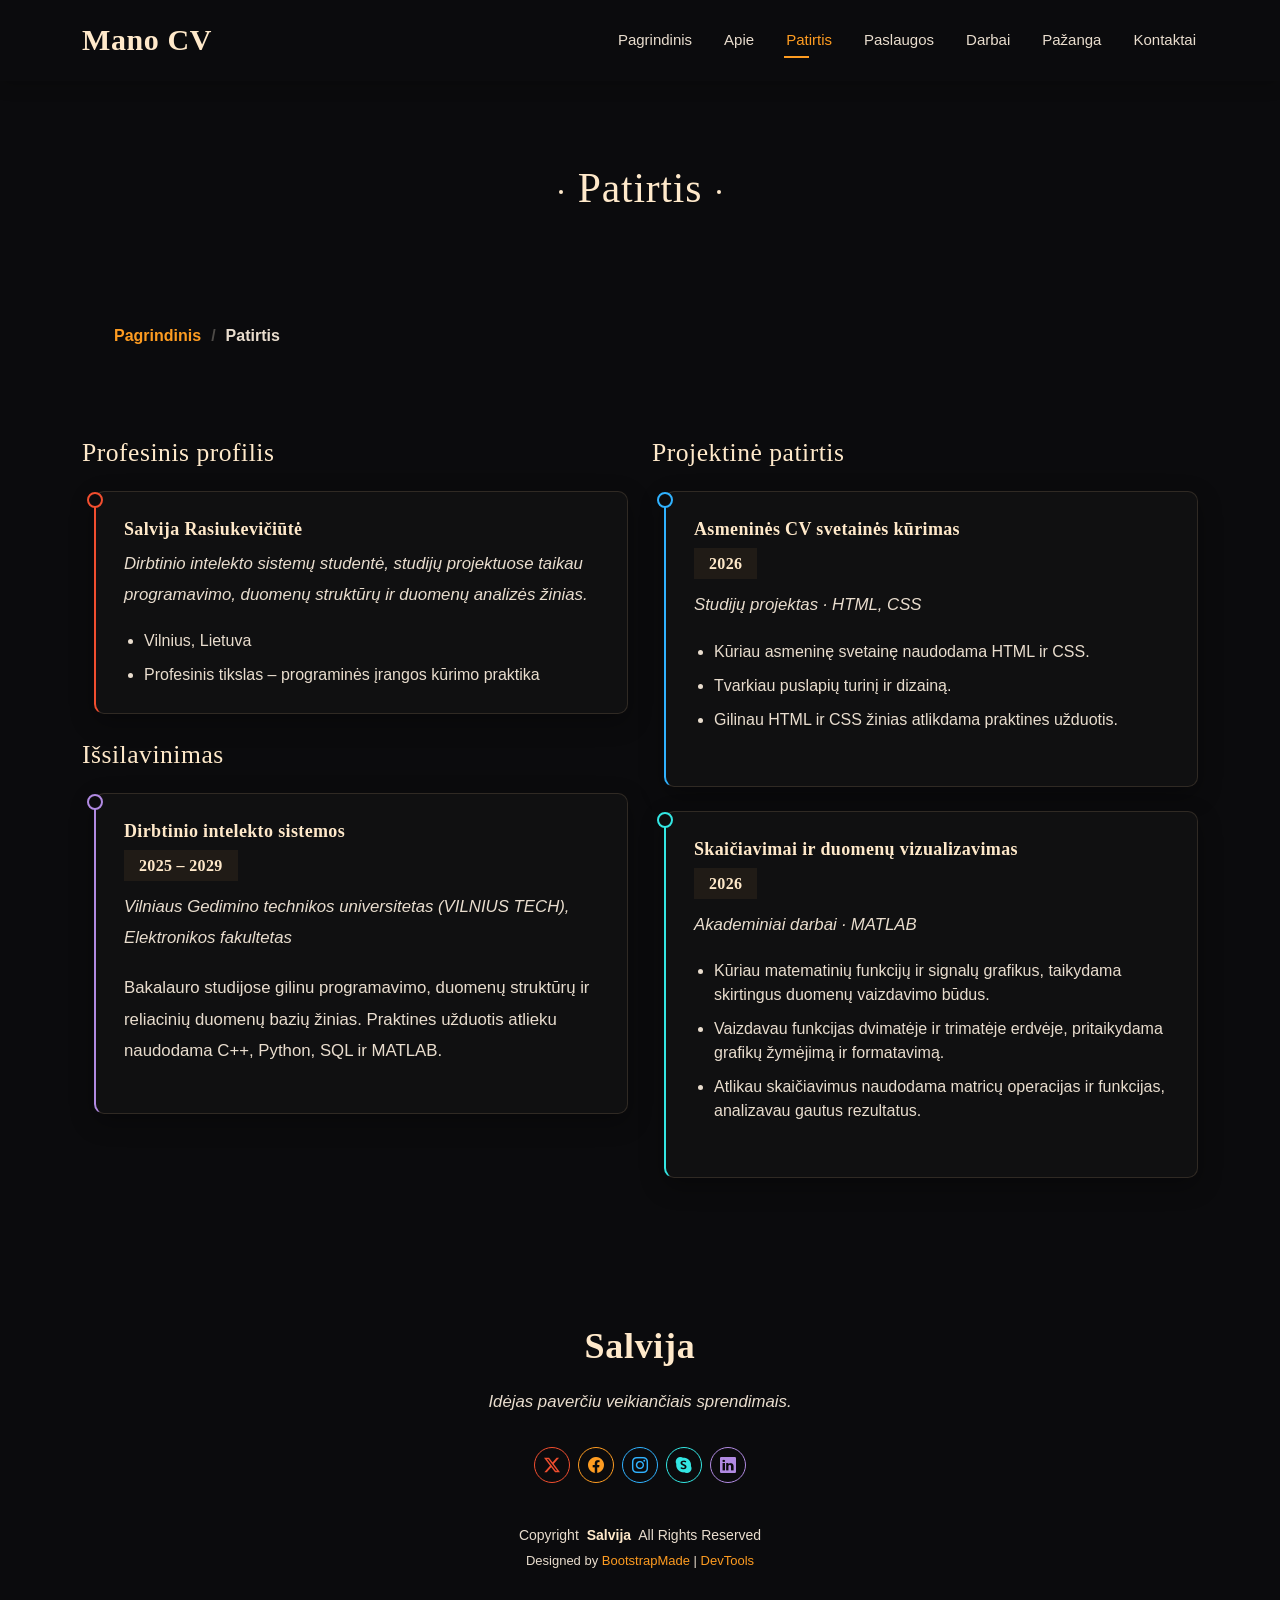
<file: resume.html>
<!DOCTYPE html>
<html lang="lt">

<head>
  <meta charset="utf-8">
  <meta content="width=device-width, initial-scale=1.0" name="viewport">
  <title>Patirtis | Salvija Rasiukevičiūtė</title>
  <meta name="description" content="">

  <link href="assets/img/favicon.png" rel="icon">
  <link href="assets/img/apple-touch-icon.png" rel="apple-touch-icon">

  <link href="https://fonts.googleapis.com" rel="preconnect">
  <link href="https://fonts.gstatic.com" rel="preconnect" crossorigin>
  <link href="https://fonts.googleapis.com/css2?family=Roboto:ital,wght@0,100;0,300;0,400;0,500;0,700;0,900;1,100;1,300;1,400;1,500;1,700;1,900&family=Poppins:ital,wght@0,100;0,200;0,300;0,400;0,500;0,600;0,700;0,800;0,900;1,100;1,200;1,300;1,400;1,500;1,600;1,700;1,800;1,900&family=Raleway:ital,wght@0,100;0,200;0,300;0,400;0,500;0,600;0,700;0,800;0,900;1,100;1,200;1,300;1,400;1,500;1,600;1,700;1,800;1,900&display=swap" rel="stylesheet">

  <link href="assets/vendor/bootstrap/css/bootstrap.min.css" rel="stylesheet">
  <link href="assets/vendor/bootstrap-icons/bootstrap-icons.css" rel="stylesheet">
  <link href="assets/vendor/aos/aos.css" rel="stylesheet">
  <link href="assets/vendor/swiper/swiper-bundle.min.css" rel="stylesheet">
  <link href="assets/vendor/glightbox/css/glightbox.min.css" rel="stylesheet">

  <link href="assets/css/main.css" rel="stylesheet">
  <link href="assets/css/custom.css?v=ramiau-1" rel="stylesheet">

  <!-- =======================================================
  * Template Name: Personal
  * Template URL: https://bootstrapmade.com/personal-free-resume-bootstrap-template/
  * Updated: Mar 05 2025 with Bootstrap v5.3.3
  * Author: BootstrapMade.com
  * License: https://bootstrapmade.com/license/
  ======================================================== -->
</head>

<body class="resume-page">

  <header id="header" class="header d-flex align-items-center fixed-top">
    <div class="container-fluid container-xl position-relative d-flex align-items-center justify-content-between">

      <a href="index.html" class="logo d-flex align-items-center">

        <h1 class="sitename">Mano CV</h1>
      </a>

      <nav id="navmenu" class="navmenu">
        <ul>
          <li><a href="index.html">Pagrindinis</a></li>
          <li><a href="about.html">Apie</a></li>
          <li><a href="resume.html" class="active">Patirtis</a></li>
          <li><a href="services.html">Paslaugos</a></li>
          <li><a href="portfolio.html">Darbai</a></li>
          <li><a href="progress.html">Pažanga</a></li>
          <li><a href="contact.html">Kontaktai</a></li>
        </ul>
        <i class="mobile-nav-toggle d-xl-none bi bi-list"></i>
      </nav>

    </div>
  </header>

  <main class="main">

    <div class="page-title" data-aos="fade">
      <div class="heading">
        <div class="container">
          <div class="row d-flex justify-content-center text-center">
            <div class="col-lg-8">
              <h1>Patirtis</h1>
            </div>
          </div>
        </div>
      </div>
      <nav class="breadcrumbs">
        <div class="container">
          <ol>
            <li><a href="index.html">Pagrindinis</a></li>
            <li class="current">Patirtis</li>
          </ol>
        </div>
      </nav>
    </div>

<section id="resume" class="resume section">

  <div class="container">
    <div class="row">

      <div class="col-lg-6"
           data-aos="fade-up"
           data-aos-delay="100">

        <h3 class="resume-title">Profesinis profilis</h3>

        <div class="resume-item pb-0">
          <h4>Salvija Rasiukevičiūtė</h4>
          <p>
            <em>
              Dirbtinio intelekto sistemų studentė, studijų projektuose
              taikau programavimo, duomenų struktūrų
              ir duomenų analizės žinias.
            </em>
          </p>
          <ul>
            <li>Vilnius, Lietuva</li>
            <li>Profesinis tikslas – programinės įrangos kūrimo praktika</li>
          </ul>
        </div>

        <h3 class="resume-title">Išsilavinimas</h3>

        <div class="resume-item">
          <h4>Dirbtinio intelekto sistemos</h4>
          <h5>2025 – 2029</h5>
          <p>
            <em>
              Vilniaus Gedimino technikos universitetas
              (VILNIUS TECH), Elektronikos fakultetas
            </em>
          </p>
          <p>
            Bakalauro studijose gilinu programavimo, duomenų struktūrų ir reliacinių
            duomenų bazių žinias. Praktines užduotis
            atlieku naudodama C++, Python, SQL ir MATLAB.
          </p>
        </div>

      </div>

      <div class="col-lg-6"
           data-aos="fade-up"
           data-aos-delay="200">

        <h3 class="resume-title">Projektinė patirtis</h3>

        <div class="resume-item">
          <h4>Asmeninės CV svetainės kūrimas</h4>
          <h5>2026</h5>
          <p><em>Studijų projektas · HTML, CSS</em></p>
          <ul>
            <li>
              Kūriau asmeninę svetainę naudodama HTML ir CSS.
            </li>
            <li>
              Tvarkiau puslapių turinį ir dizainą.
            </li>
            <li>
              Gilinau HTML ir CSS žinias atlikdama praktines užduotis.
            </li>
          </ul>
        </div>

        <div class="resume-item">
          <h4>Skaičiavimai ir duomenų vizualizavimas</h4>
          <h5>2026</h5>
          <p><em>Akademiniai darbai · MATLAB</em></p>
          <ul>
            <li>
              Kūriau matematinių funkcijų ir signalų
              grafikus, taikydama skirtingus
              duomenų vaizdavimo būdus.
            </li>
            <li>
              Vaizdavau funkcijas dvimatėje
              ir trimatėje erdvėje, pritaikydama
              grafikų žymėjimą ir formatavimą.
            </li>
            <li>
              Atlikau skaičiavimus naudodama
              matricų operacijas ir funkcijas,
              analizavau gautus rezultatus.
            </li>
          </ul>
        </div>

      </div>

    </div>
  </div>

</section>

  </main>

  <footer id="footer" class="footer dark-background">
    <div class="container">
      <h3 class="sitename">Salvija</h3>
      <p>Idėjas paverčiu veikiančiais sprendimais.</p>
      <div class="social-links d-flex justify-content-center">
        <a href=""><i class="bi bi-twitter-x"></i></a>
        <a href=""><i class="bi bi-facebook"></i></a>
        <a href=""><i class="bi bi-instagram"></i></a>
        <a href=""><i class="bi bi-skype"></i></a>
        <a href=""><i class="bi bi-linkedin"></i></a>
      </div>
      <div class="container">
        <div class="copyright">
          <span>Copyright</span> <strong class="px-1 sitename">Salvija</strong> <span>All Rights Reserved</span>
        </div>
        <div class="credits">

          <!-- Licensing information: https://bootstrapmade.com/license/ -->

          Designed by <a href="https://bootstrapmade.com/">BootstrapMade</a> | <a href="https://bootstrapmade.com/tools/">DevTools</a>
        </div>
      </div>
    </div>
  </footer>

  <a href="#" id="scroll-top" class="scroll-top d-flex align-items-center justify-content-center"><i class="bi bi-arrow-up-short"></i></a>

  <div id="preloader"></div>

  <script src="assets/vendor/bootstrap/js/bootstrap.bundle.min.js"></script>
  <script src="assets/vendor/php-email-form/validate.js"></script>
  <script src="assets/vendor/aos/aos.js"></script>
  <script src="assets/vendor/typed.js/typed.umd.js"></script>
  <script src="assets/vendor/purecounter/purecounter_vanilla.js"></script>
  <script src="assets/vendor/waypoints/noframework.waypoints.js"></script>
  <script src="assets/vendor/swiper/swiper-bundle.min.js"></script>
  <script src="assets/vendor/glightbox/js/glightbox.min.js"></script>
  <script src="assets/vendor/imagesloaded/imagesloaded.pkgd.min.js"></script>
  <script src="assets/vendor/isotope-layout/isotope.pkgd.min.js"></script>

  <script src="assets/js/main.js"></script>

</body>

</html>
</file>
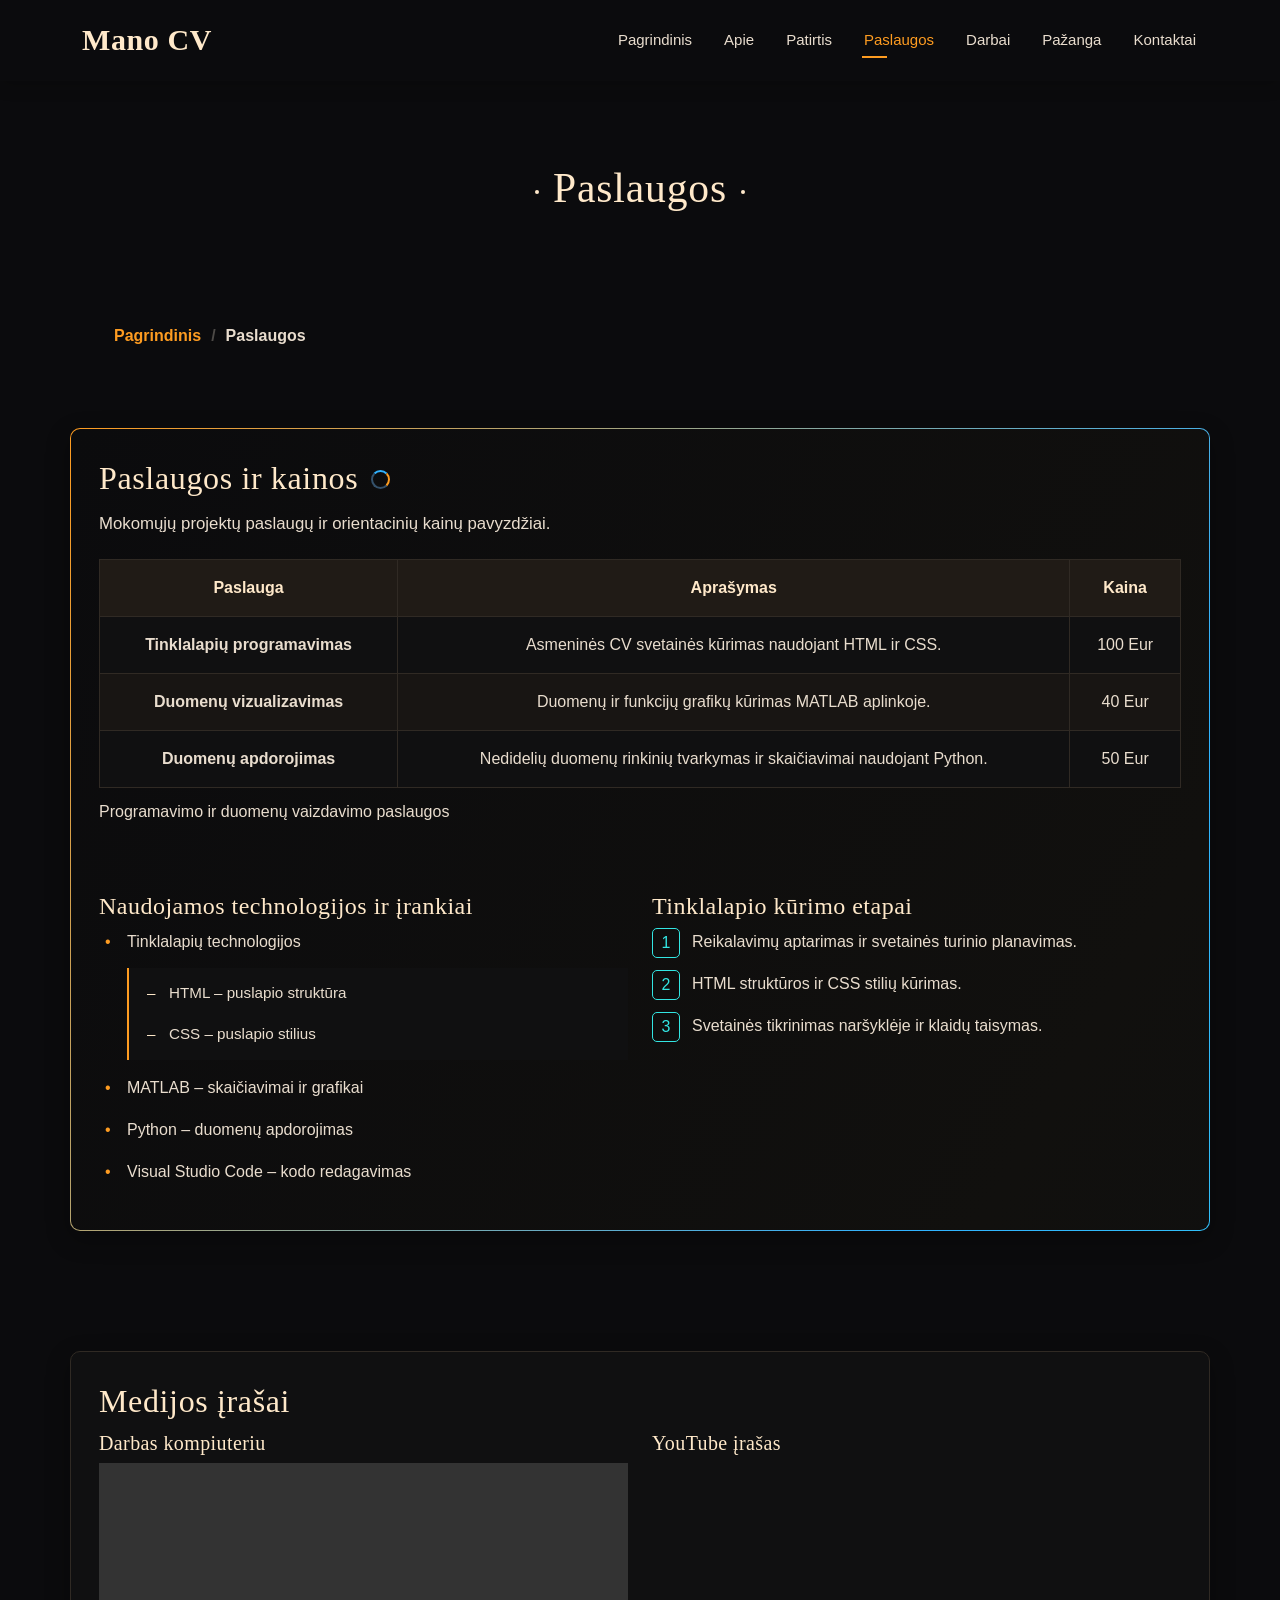
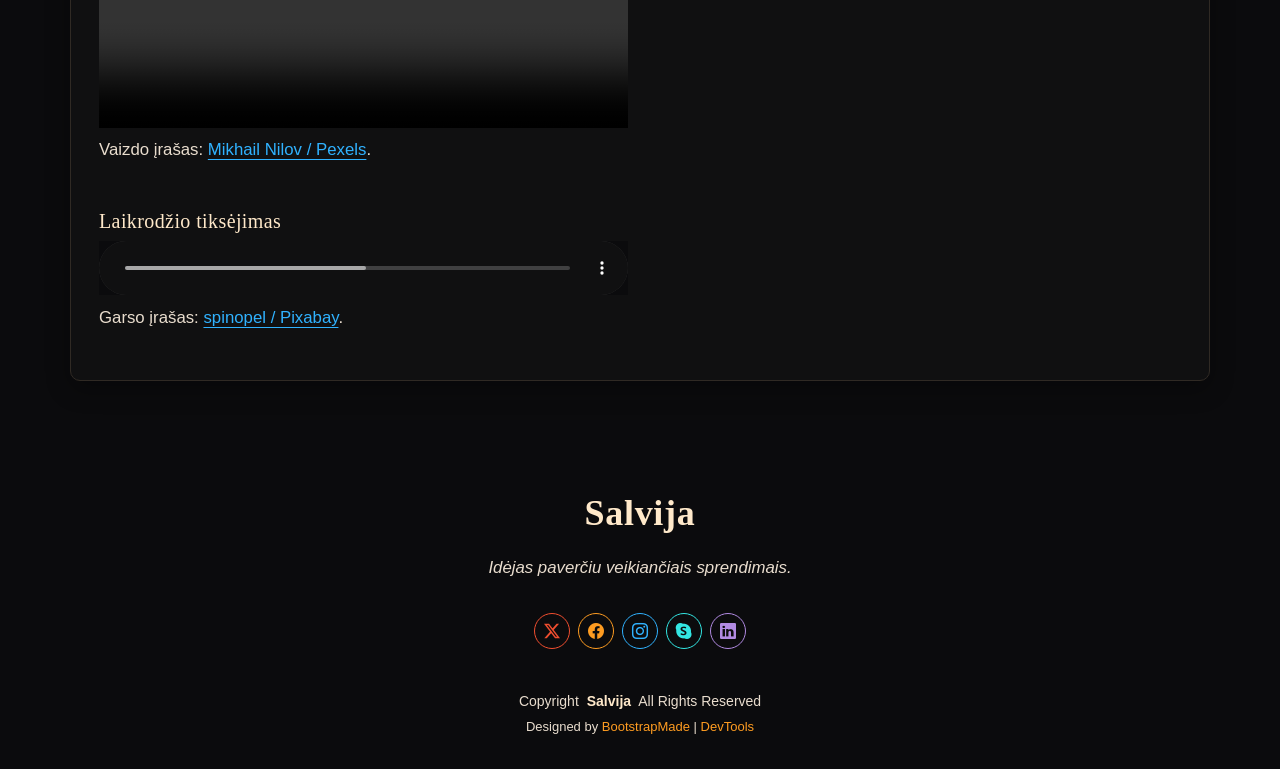
<file: services.html>
<!DOCTYPE html>
<html lang="lt">

<head>
  <meta charset="utf-8">
  <meta content="width=device-width, initial-scale=1.0" name="viewport">
  <title>Paslaugos | Salvija Rasiukevičiūtė</title>
  <meta name="description" content="">

  <link href="assets/img/favicon.png" rel="icon">
  <link href="assets/img/apple-touch-icon.png" rel="apple-touch-icon">

  <link href="https://fonts.googleapis.com" rel="preconnect">
  <link href="https://fonts.gstatic.com" rel="preconnect" crossorigin>
  <link href="https://fonts.googleapis.com/css2?family=Roboto:ital,wght@0,100;0,300;0,400;0,500;0,700;0,900;1,100;1,300;1,400;1,500;1,700;1,900&family=Poppins:ital,wght@0,100;0,200;0,300;0,400;0,500;0,600;0,700;0,800;0,900;1,100;1,200;1,300;1,400;1,500;1,600;1,700;1,800;1,900&family=Raleway:ital,wght@0,100;0,200;0,300;0,400;0,500;0,600;0,700;0,800;0,900;1,100;1,200;1,300;1,400;1,500;1,600;1,700;1,800;1,900&display=swap" rel="stylesheet">

  <link href="assets/vendor/bootstrap/css/bootstrap.min.css" rel="stylesheet">
  <link href="assets/vendor/bootstrap-icons/bootstrap-icons.css" rel="stylesheet">
  <link href="assets/vendor/aos/aos.css" rel="stylesheet">
  <link href="assets/vendor/swiper/swiper-bundle.min.css" rel="stylesheet">
  <link href="assets/vendor/glightbox/css/glightbox.min.css" rel="stylesheet">

  <link href="assets/css/main.css" rel="stylesheet">
  <link href="assets/css/custom.css?v=ramiau-1" rel="stylesheet">

  <!-- =======================================================
  * Template Name: Personal
  * Template URL: https://bootstrapmade.com/personal-free-resume-bootstrap-template/
  * Updated: Mar 05 2025 with Bootstrap v5.3.3
  * Author: BootstrapMade.com
  * License: https://bootstrapmade.com/license/
  ======================================================== -->
</head>

<body class="services-page">

  <header id="header" class="header d-flex align-items-center fixed-top">
    <div class="container-fluid container-xl position-relative d-flex align-items-center justify-content-between">

      <a href="index.html" class="logo d-flex align-items-center">

        <h1 class="sitename">Mano CV</h1>
      </a>

      <nav id="navmenu" class="navmenu">
        <ul>
          <li><a href="index.html">Pagrindinis</a></li>
          <li><a href="about.html">Apie</a></li>
          <li><a href="resume.html">Patirtis</a></li>
          <li><a href="services.html" class="active">Paslaugos</a></li>
          <li><a href="portfolio.html">Darbai</a></li>
          <li><a href="progress.html">Pažanga</a></li>
          <li><a href="contact.html">Kontaktai</a></li>
        </ul>
        <i class="mobile-nav-toggle d-xl-none bi bi-list"></i>
      </nav>

    </div>
  </header>

  <main class="main">

    <div class="page-title" data-aos="fade">
      <div class="heading">
        <div class="container">
          <div class="row d-flex justify-content-center text-center">
            <div class="col-lg-8">
              <h1>Paslaugos</h1>
            </div>
          </div>
        </div>
      </div>
      <nav class="breadcrumbs">
        <div class="container">
          <ol>
            <li><a href="index.html">Pagrindinis</a></li>
            <li class="current">Paslaugos</li>
          </ol>
        </div>
      </nav>
    </div>

    <section id="services" class="services section">
      <div class="container">
        <h2>Paslaugos ir kainos</h2>
        <p>Mokomųjų projektų paslaugų ir orientacinių kainų pavyzdžiai.</p>
        <div class="table-responsive">
          <table class="table table-dark table-bordered align-middle">
            <caption>Programavimo ir duomenų vaizdavimo paslaugos</caption>
            <thead><tr><th scope="col">Paslauga</th><th scope="col">Aprašymas</th><th scope="col">Kaina</th></tr></thead>
            <tbody>
              <tr><th scope="row">Tinklalapių programavimas</th><td>Asmeninės CV svetainės kūrimas naudojant HTML ir CSS.</td><td>100 Eur</td></tr>
              <tr><th scope="row">Duomenų vizualizavimas</th><td>Duomenų ir funkcijų grafikų kūrimas MATLAB aplinkoje.</td><td>40 Eur</td></tr>
              <tr><th scope="row">Duomenų apdorojimas</th><td>Nedidelių duomenų rinkinių tvarkymas ir skaičiavimai naudojant Python.</td><td>50 Eur</td></tr>
            </tbody>
          </table>
        </div>
        <div class="row gy-4 mt-3">
          <div class="col-md-6">
            <h2 class="h4">Naudojamos technologijos ir įrankiai</h2>
            <ul>
              <li>Tinklalapių technologijos<ul><li>HTML – puslapio struktūra</li><li>CSS – puslapio stilius</li></ul></li>
              <li>MATLAB – skaičiavimai ir grafikai</li>
              <li>Python – duomenų apdorojimas</li>
              <li>Visual Studio Code – kodo redagavimas</li>
            </ul>
          </div>
          <div class="col-md-6">
            <h2 class="h4">Tinklalapio kūrimo etapai</h2>
            <ol><li>Reikalavimų aptarimas ir svetainės turinio planavimas.</li><li>HTML struktūros ir CSS stilių kūrimas.</li><li>Svetainės tikrinimas naršyklėje ir klaidų taisymas.</li></ol>
          </div>
        </div>
      </div>
    </section>

<section class="section"><div class="container"><h2>Medijos įrašai</h2><div class="row gy-4">
<div class="col-lg-6"><h3 class="h5">Darbas kompiuteriu</h3><video controls playsinline preload="metadata" class="w-100" aria-label="Žmogus rašo kompiuterio klaviatūra"><source src="assets/media/typing.mp4" type="video/mp4">Jūsų naršyklė nepalaiko vaizdo įrašo.</video><p>Vaizdo įrašas: <a href="https://www.pexels.com/video/person-is-typing-using-computer-keyboard-7534244/">Mikhail Nilov / Pexels</a>.</p></div>
<div class="col-lg-6"><h3 class="h5">YouTube įrašas</h3><div class="ratio ratio-16x9"><iframe src="https://www.youtube.com/embed/BoUVIhtqjAw" title="Laboratorinio darbo YouTube įrašas" allow="accelerometer; autoplay; clipboard-write; encrypted-media; gyroscope; picture-in-picture" referrerpolicy="strict-origin-when-cross-origin" allowfullscreen></iframe></div></div>
<div class="col-lg-6"><h3 class="h5">Laikrodžio tiksėjimas</h3><audio controls preload="metadata" class="w-100" aria-label="Vienos minutės laikrodžio tiksėjimas"><source src="assets/media/clock.mp3" type="audio/mpeg">Jūsų naršyklė nepalaiko garso įrašo.</audio><p>Garso įrašas: <a href="https://pixabay.com/sound-effects/quartz-clock-ticking-one-minute-253102/">spinopel / Pixabay</a>.</p></div>
</div></div></section>  </main>

  <footer id="footer" class="footer dark-background">
    <div class="container">
      <h3 class="sitename">Salvija</h3>
      <p>Idėjas paverčiu veikiančiais sprendimais.</p>
      <div class="social-links d-flex justify-content-center">
        <a href=""><i class="bi bi-twitter-x"></i></a>
        <a href=""><i class="bi bi-facebook"></i></a>
        <a href=""><i class="bi bi-instagram"></i></a>
        <a href=""><i class="bi bi-skype"></i></a>
        <a href=""><i class="bi bi-linkedin"></i></a>
      </div>
      <div class="container">
        <div class="copyright">
          <span>Copyright</span> <strong class="px-1 sitename">Salvija</strong> <span>All Rights Reserved</span>
        </div>
        <div class="credits">

          <!-- Licensing information: https://bootstrapmade.com/license/ -->

          Designed by <a href="https://bootstrapmade.com/">BootstrapMade</a> | <a href="https://bootstrapmade.com/tools/">DevTools</a>
        </div>
      </div>
    </div>
  </footer>

  <a href="#" id="scroll-top" class="scroll-top d-flex align-items-center justify-content-center"><i class="bi bi-arrow-up-short"></i></a>

  <div id="preloader"></div>

  <script src="assets/vendor/bootstrap/js/bootstrap.bundle.min.js"></script>
  <script src="assets/vendor/php-email-form/validate.js"></script>
  <script src="assets/vendor/aos/aos.js"></script>
  <script src="assets/vendor/typed.js/typed.umd.js"></script>
  <script src="assets/vendor/purecounter/purecounter_vanilla.js"></script>
  <script src="assets/vendor/waypoints/noframework.waypoints.js"></script>
  <script src="assets/vendor/swiper/swiper-bundle.min.js"></script>
  <script src="assets/vendor/glightbox/js/glightbox.min.js"></script>
  <script src="assets/vendor/imagesloaded/imagesloaded.pkgd.min.js"></script>
  <script src="assets/vendor/isotope-layout/isotope.pkgd.min.js"></script>

  <script src="assets/js/main.js"></script>

</body>

</html>
</file>
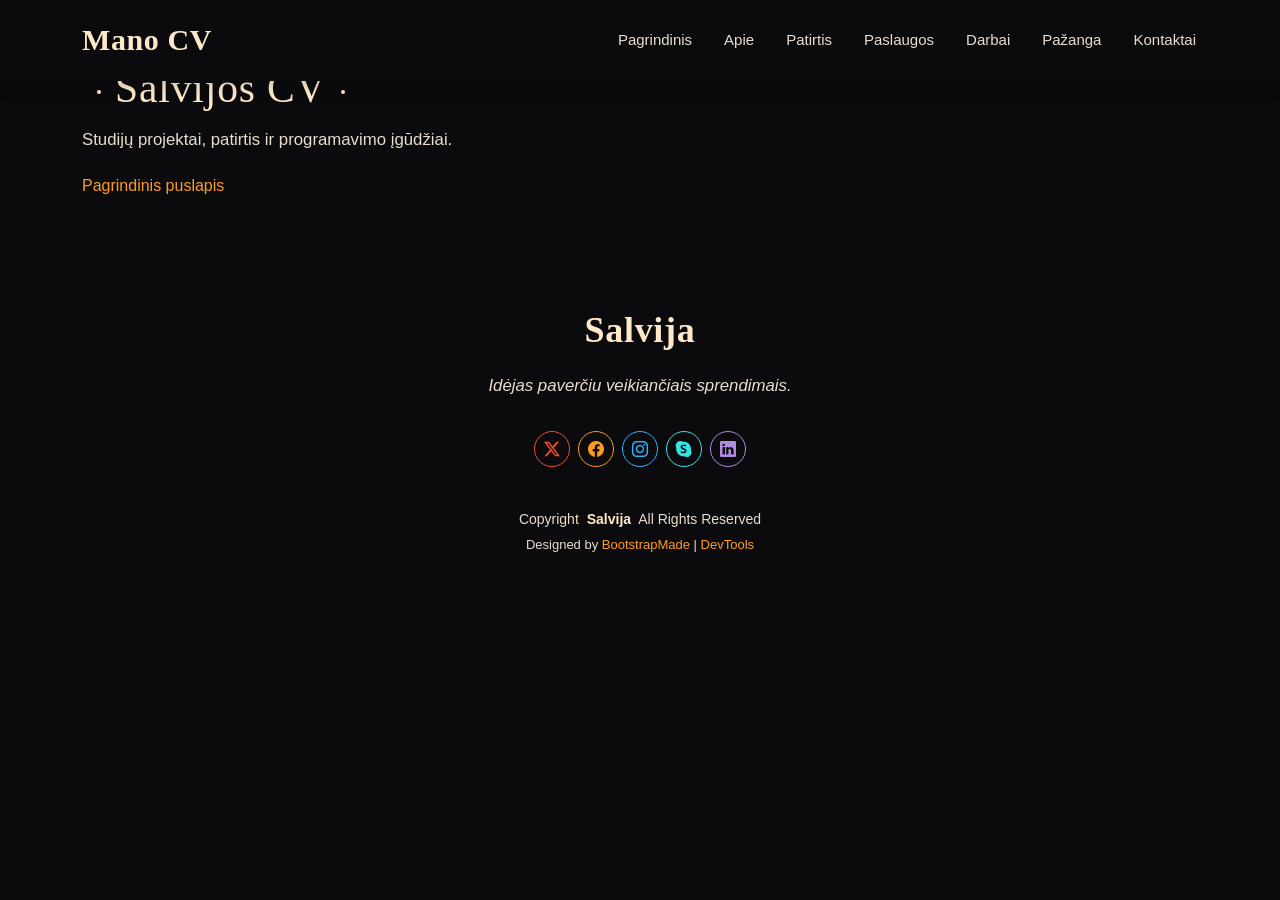
<file: starter-page.html>
<!DOCTYPE html>
<html lang="lt">

<head>
  <meta charset="utf-8">
  <meta content="width=device-width, initial-scale=1.0" name="viewport">
  <title>Mano CV | Salvija Rasiukevičiūtė</title>
  <meta name="description" content="">

  <link href="assets/img/favicon.png" rel="icon">
  <link href="assets/img/apple-touch-icon.png" rel="apple-touch-icon">

  <link href="https://fonts.googleapis.com" rel="preconnect">
  <link href="https://fonts.gstatic.com" rel="preconnect" crossorigin>
  <link href="https://fonts.googleapis.com/css2?family=Roboto:ital,wght@0,100;0,300;0,400;0,500;0,700;0,900;1,100;1,300;1,400;1,500;1,700;1,900&family=Poppins:ital,wght@0,100;0,200;0,300;0,400;0,500;0,600;0,700;0,800;0,900;1,100;1,200;1,300;1,400;1,500;1,600;1,700;1,800;1,900&family=Raleway:ital,wght@0,100;0,200;0,300;0,400;0,500;0,600;0,700;0,800;0,900;1,100;1,200;1,300;1,400;1,500;1,600;1,700;1,800;1,900&display=swap" rel="stylesheet">

  <link href="assets/vendor/bootstrap/css/bootstrap.min.css" rel="stylesheet">
  <link href="assets/vendor/bootstrap-icons/bootstrap-icons.css" rel="stylesheet">
  <link href="assets/vendor/aos/aos.css" rel="stylesheet">
  <link href="assets/vendor/swiper/swiper-bundle.min.css" rel="stylesheet">
  <link href="assets/vendor/glightbox/css/glightbox.min.css" rel="stylesheet">

  <link href="assets/css/main.css" rel="stylesheet">
  <link href="assets/css/custom.css?v=ramiau-1" rel="stylesheet">

  <!-- =======================================================
  * Template Name: Personal
  * Template URL: https://bootstrapmade.com/personal-free-resume-bootstrap-template/
  * Updated: Mar 05 2025 with Bootstrap v5.3.3
  * Author: BootstrapMade.com
  * License: https://bootstrapmade.com/license/
  ======================================================== -->
</head>

<body class="starter-page-page">

  <header id="header" class="header d-flex align-items-center fixed-top">
    <div class="container-fluid container-xl position-relative d-flex align-items-center justify-content-between">

      <a href="index.html" class="logo d-flex align-items-center">

        <h1 class="sitename">Mano CV</h1>
      </a>

      <nav id="navmenu" class="navmenu">
        <ul>
          <li><a href="index.html">Pagrindinis</a></li>
          <li><a href="about.html">Apie</a></li>
          <li><a href="resume.html">Patirtis</a></li>
          <li><a href="services.html">Paslaugos</a></li>
          <li><a href="portfolio.html">Darbai</a></li>
          <li><a href="progress.html">Pažanga</a></li>
          <li><a href="contact.html">Kontaktai</a></li>
        </ul>
        <i class="mobile-nav-toggle d-xl-none bi bi-list"></i>
      </nav>

    </div>
  </header>

  <main class="main"><section class="section"><div class="container"><h1>Salvijos CV</h1><p>Studijų projektai, patirtis ir programavimo įgūdžiai.</p><a href="index.html">Pagrindinis puslapis</a></div></section></main>

  <footer id="footer" class="footer dark-background">
    <div class="container">
      <h3 class="sitename">Salvija</h3>
      <p>Idėjas paverčiu veikiančiais sprendimais.</p>
      <div class="social-links d-flex justify-content-center">
        <a href=""><i class="bi bi-twitter-x"></i></a>
        <a href=""><i class="bi bi-facebook"></i></a>
        <a href=""><i class="bi bi-instagram"></i></a>
        <a href=""><i class="bi bi-skype"></i></a>
        <a href=""><i class="bi bi-linkedin"></i></a>
      </div>
      <div class="container">
        <div class="copyright">
          <span>Copyright</span> <strong class="px-1 sitename">Salvija</strong> <span>All Rights Reserved</span>
        </div>
        <div class="credits">

          <!-- Licensing information: https://bootstrapmade.com/license/ -->

          Designed by <a href="https://bootstrapmade.com/">BootstrapMade</a> | <a href="https://bootstrapmade.com/tools/">DevTools</a>
        </div>
      </div>
    </div>
  </footer>

  <a href="#" id="scroll-top" class="scroll-top d-flex align-items-center justify-content-center"><i class="bi bi-arrow-up-short"></i></a>

  <div id="preloader"></div>

  <script src="assets/vendor/bootstrap/js/bootstrap.bundle.min.js"></script>
  <script src="assets/vendor/php-email-form/validate.js"></script>
  <script src="assets/vendor/aos/aos.js"></script>
  <script src="assets/vendor/typed.js/typed.umd.js"></script>
  <script src="assets/vendor/purecounter/purecounter_vanilla.js"></script>
  <script src="assets/vendor/waypoints/noframework.waypoints.js"></script>
  <script src="assets/vendor/swiper/swiper-bundle.min.js"></script>
  <script src="assets/vendor/glightbox/js/glightbox.min.js"></script>
  <script src="assets/vendor/imagesloaded/imagesloaded.pkgd.min.js"></script>
  <script src="assets/vendor/isotope-layout/isotope.pkgd.min.js"></script>

  <script src="assets/js/main.js"></script>

</body>

</html>
</file>
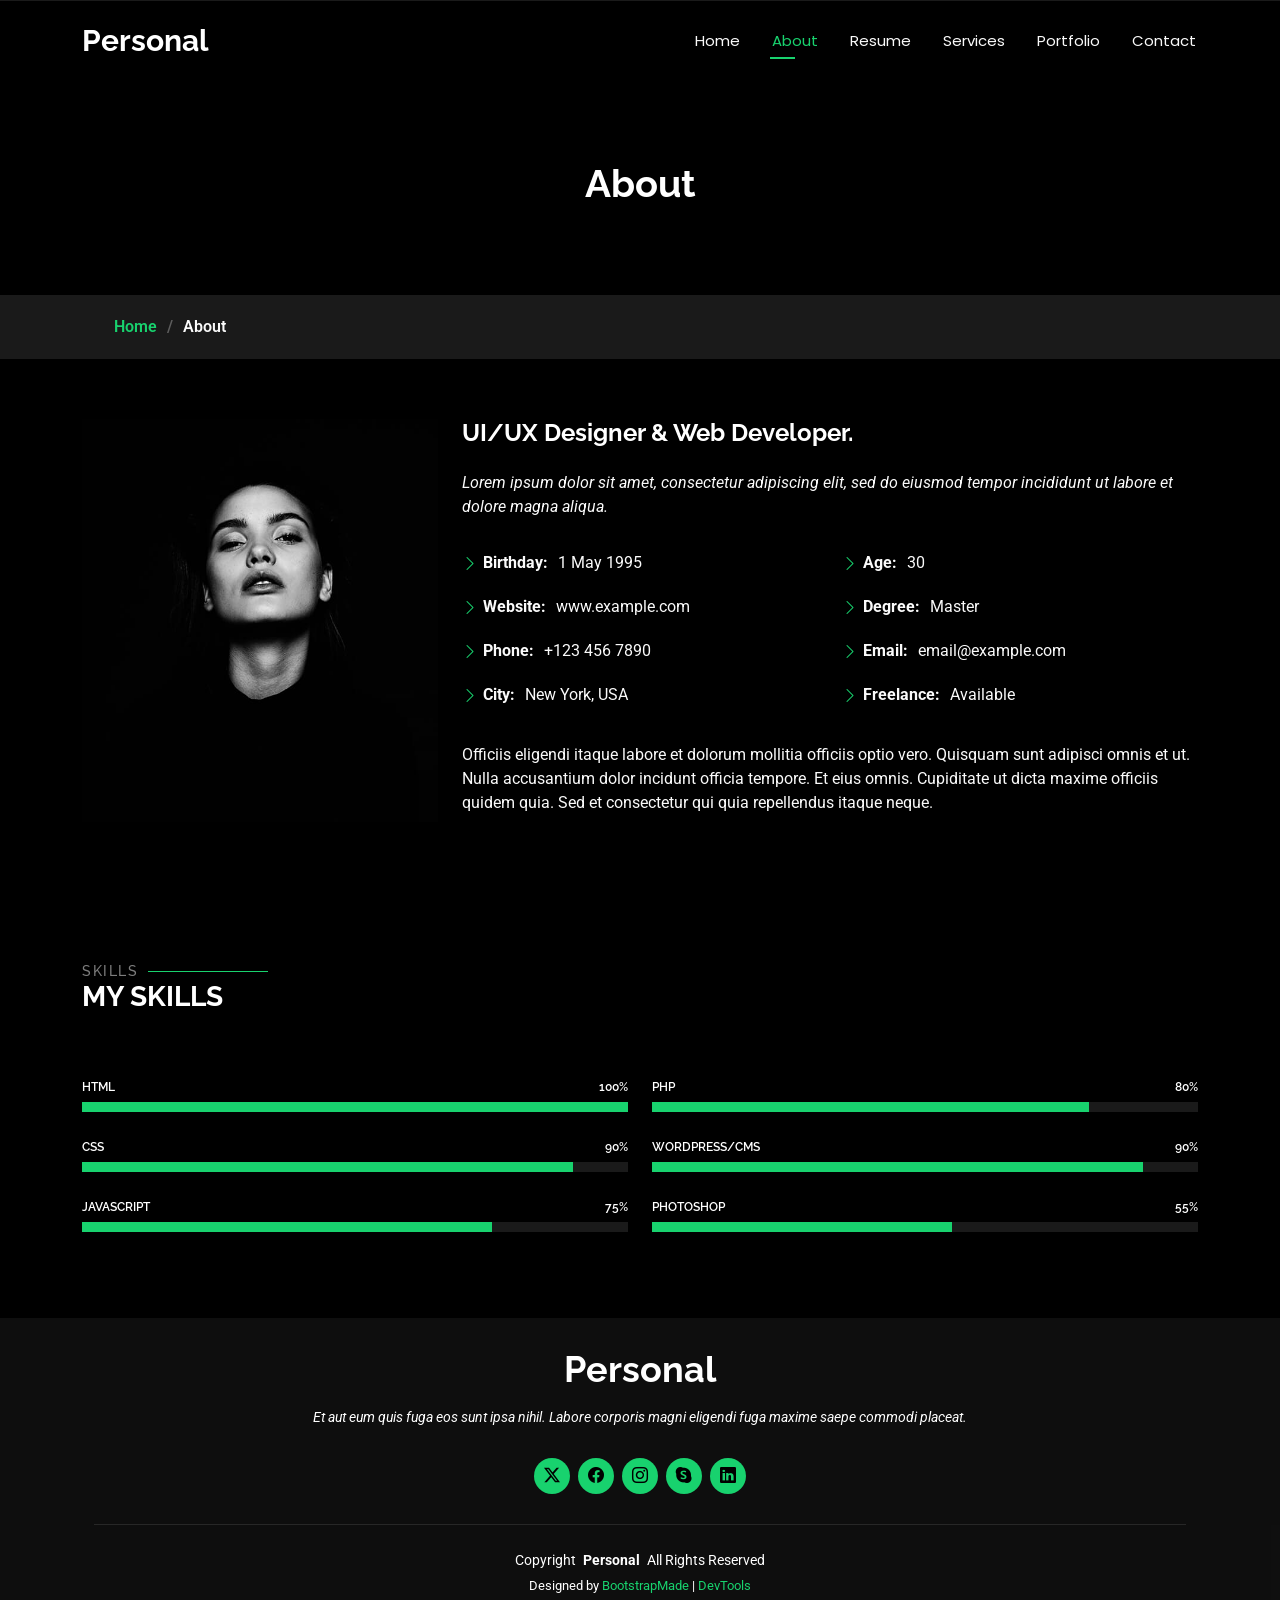
<file: template_3/about.html>
<!DOCTYPE html>
<html lang="en">

<head>
  <meta charset="utf-8">
  <meta content="width=device-width, initial-scale=1.0" name="viewport">
  <title>About - Personal Bootstrap Template</title>
  <meta name="description" content="">
  <meta name="keywords" content="">

  <!-- Favicons -->
  <link href="assets/img/favicon.png" rel="icon">
  <link href="assets/img/apple-touch-icon.png" rel="apple-touch-icon">

  <!-- Fonts -->
  <link href="https://fonts.googleapis.com" rel="preconnect">
  <link href="https://fonts.gstatic.com" rel="preconnect" crossorigin>
  <link href="https://fonts.googleapis.com/css2?family=Roboto:ital,wght@0,100;0,300;0,400;0,500;0,700;0,900;1,100;1,300;1,400;1,500;1,700;1,900&family=Poppins:ital,wght@0,100;0,200;0,300;0,400;0,500;0,600;0,700;0,800;0,900;1,100;1,200;1,300;1,400;1,500;1,600;1,700;1,800;1,900&family=Raleway:ital,wght@0,100;0,200;0,300;0,400;0,500;0,600;0,700;0,800;0,900;1,100;1,200;1,300;1,400;1,500;1,600;1,700;1,800;1,900&display=swap" rel="stylesheet">

  <!-- Vendor CSS Files -->
  <link href="assets/vendor/bootstrap/css/bootstrap.min.css" rel="stylesheet">
  <link href="assets/vendor/bootstrap-icons/bootstrap-icons.css" rel="stylesheet">
  <link href="assets/vendor/aos/aos.css" rel="stylesheet">
  <link href="assets/vendor/swiper/swiper-bundle.min.css" rel="stylesheet">
  <link href="assets/vendor/glightbox/css/glightbox.min.css" rel="stylesheet">

  <!-- Main CSS File -->
  <link href="assets/css/main.css" rel="stylesheet">

  <!-- =======================================================
  * Template Name: Personal
  * Template URL: https://bootstrapmade.com/personal-free-resume-bootstrap-template/
  * Updated: Mar 05 2025 with Bootstrap v5.3.3
  * Author: BootstrapMade.com
  * License: https://bootstrapmade.com/license/
  ======================================================== -->
</head>

<body class="about-page">

  <header id="header" class="header d-flex align-items-center fixed-top">
    <div class="container-fluid container-xl position-relative d-flex align-items-center justify-content-between">

      <a href="index.html" class="logo d-flex align-items-center">
        <!-- Uncomment the line below if you also wish to use an image logo -->
        <!-- <img src="assets/img/logo.webp" alt=""> -->
        <h1 class="sitename">Personal</h1>
      </a>

      <nav id="navmenu" class="navmenu">
        <ul>
          <li><a href="index.html">Home</a></li>
          <li><a href="about.html" class="active">About</a></li>
          <li><a href="resume.html">Resume</a></li>
          <li><a href="services.html">Services</a></li>
          <li><a href="portfolio.html">Portfolio</a></li>
          <li><a href="contact.html">Contact</a></li>
        </ul>
        <i class="mobile-nav-toggle d-xl-none bi bi-list"></i>
      </nav>

    </div>
  </header>

  <main class="main">

    <!-- Page Title -->
    <div class="page-title" data-aos="fade">
      <div class="heading">
        <div class="container">
          <div class="row d-flex justify-content-center text-center">
            <div class="col-lg-8">
              <h1>About</h1>
            </div>
          </div>
        </div>
      </div>
      <nav class="breadcrumbs">
        <div class="container">
          <ol>
            <li><a href="index.html">Home</a></li>
            <li class="current">About</li>
          </ol>
        </div>
      </nav>
    </div><!-- End Page Title -->

    <!-- About Section -->
    <section id="about" class="about section">

      <div class="container" data-aos="fade-up" data-aos-delay="100">

        <div class="row gy-4 justify-content-center">
          <div class="col-lg-4">
            <img src="assets/img/profile-img.jpg" class="img-fluid" alt="">
          </div>
          <div class="col-lg-8 content">
            <h2>UI/UX Designer &amp; Web Developer.</h2>
            <p class="fst-italic py-3">
              Lorem ipsum dolor sit amet, consectetur adipiscing elit, sed do eiusmod tempor incididunt ut labore et dolore
              magna aliqua.
            </p>
            <div class="row">
              <div class="col-lg-6">
                <ul>
                  <li><i class="bi bi-chevron-right"></i> <strong>Birthday:</strong> <span>1 May 1995</span></li>
                  <li><i class="bi bi-chevron-right"></i> <strong>Website:</strong> <span>www.example.com</span></li>
                  <li><i class="bi bi-chevron-right"></i> <strong>Phone:</strong> <span>+123 456 7890</span></li>
                  <li><i class="bi bi-chevron-right"></i> <strong>City:</strong> <span>New York, USA</span></li>
                </ul>
              </div>
              <div class="col-lg-6">
                <ul>
                  <li><i class="bi bi-chevron-right"></i> <strong>Age:</strong> <span>30</span></li>
                  <li><i class="bi bi-chevron-right"></i> <strong>Degree:</strong> <span>Master</span></li>
                  <li><i class="bi bi-chevron-right"></i> <strong>Email:</strong> <span>email@example.com</span></li>
                  <li><i class="bi bi-chevron-right"></i> <strong>Freelance:</strong> <span>Available</span></li>
                </ul>
              </div>
            </div>
            <p class="py-3">
              Officiis eligendi itaque labore et dolorum mollitia officiis optio vero. Quisquam sunt adipisci omnis et ut. Nulla accusantium dolor incidunt officia tempore. Et eius omnis.
              Cupiditate ut dicta maxime officiis quidem quia. Sed et consectetur qui quia repellendus itaque neque.
            </p>
          </div>
        </div>

      </div>

    </section><!-- /About Section -->

    <!-- Skills Section -->
    <section id="skills" class="skills section">

      <!-- Section Title -->
      <div class="container section-title" data-aos="fade-up">
        <h2>Skills</h2>
        <div><span>My</span> <span class="description-title">Skills</span></div>
      </div><!-- End Section Title -->

      <div class="container" data-aos="fade-up" data-aos-delay="100">

        <div class="row skills-content skills-animation">

          <div class="col-lg-6">

            <div class="progress">
              <span class="skill"><span>HTML</span> <i class="val">100%</i></span>
              <div class="progress-bar-wrap">
                <div class="progress-bar" role="progressbar" aria-valuenow="100" aria-valuemin="0" aria-valuemax="100"></div>
              </div>
            </div><!-- End Skills Item -->

            <div class="progress">
              <span class="skill"><span>CSS</span> <i class="val">90%</i></span>
              <div class="progress-bar-wrap">
                <div class="progress-bar" role="progressbar" aria-valuenow="90" aria-valuemin="0" aria-valuemax="100"></div>
              </div>
            </div><!-- End Skills Item -->

            <div class="progress">
              <span class="skill"><span>JavaScript</span> <i class="val">75%</i></span>
              <div class="progress-bar-wrap">
                <div class="progress-bar" role="progressbar" aria-valuenow="75" aria-valuemin="0" aria-valuemax="100"></div>
              </div>
            </div><!-- End Skills Item -->

          </div>

          <div class="col-lg-6">

            <div class="progress">
              <span class="skill"><span>PHP</span> <i class="val">80%</i></span>
              <div class="progress-bar-wrap">
                <div class="progress-bar" role="progressbar" aria-valuenow="80" aria-valuemin="0" aria-valuemax="100"></div>
              </div>
            </div><!-- End Skills Item -->

            <div class="progress">
              <span class="skill"><span>WordPress/CMS</span> <i class="val">90%</i></span>
              <div class="progress-bar-wrap">
                <div class="progress-bar" role="progressbar" aria-valuenow="90" aria-valuemin="0" aria-valuemax="100"></div>
              </div>
            </div><!-- End Skills Item -->

            <div class="progress">
              <span class="skill"><span>Photoshop</span> <i class="val">55%</i></span>
              <div class="progress-bar-wrap">
                <div class="progress-bar" role="progressbar" aria-valuenow="55" aria-valuemin="0" aria-valuemax="100"></div>
              </div>
            </div><!-- End Skills Item -->

          </div>

        </div>

      </div>

    </section><!-- /Skills Section -->

  </main>

  <footer id="footer" class="footer dark-background">
    <div class="container">
      <h3 class="sitename">Personal</h3>
      <p>Et aut eum quis fuga eos sunt ipsa nihil. Labore corporis magni eligendi fuga maxime saepe commodi placeat.</p>
      <div class="social-links d-flex justify-content-center">
        <a href=""><i class="bi bi-twitter-x"></i></a>
        <a href=""><i class="bi bi-facebook"></i></a>
        <a href=""><i class="bi bi-instagram"></i></a>
        <a href=""><i class="bi bi-skype"></i></a>
        <a href=""><i class="bi bi-linkedin"></i></a>
      </div>
      <div class="container">
        <div class="copyright">
          <span>Copyright</span> <strong class="px-1 sitename">Personal</strong> <span>All Rights Reserved</span>
        </div>
        <div class="credits">
          <!-- All the links in the footer should remain intact. -->
          <!-- You can delete the links only if you've purchased the pro version. -->
          <!-- Licensing information: https://bootstrapmade.com/license/ -->
          <!-- Purchase the pro version with working PHP/AJAX contact form: [buy-url] -->
          Designed by <a href="https://bootstrapmade.com/">BootstrapMade</a> | <a href="https://bootstrapmade.com/tools/">DevTools</a>
        </div>
      </div>
    </div>
  </footer>

  <!-- Scroll Top -->
  <a href="#" id="scroll-top" class="scroll-top d-flex align-items-center justify-content-center"><i class="bi bi-arrow-up-short"></i></a>

  <!-- Preloader -->
  <div id="preloader"></div>

  <!-- Vendor JS Files -->
  <script src="assets/vendor/bootstrap/js/bootstrap.bundle.min.js"></script>
  <script src="assets/vendor/php-email-form/validate.js"></script>
  <script src="assets/vendor/aos/aos.js"></script>
  <script src="assets/vendor/typed.js/typed.umd.js"></script>
  <script src="assets/vendor/purecounter/purecounter_vanilla.js"></script>
  <script src="assets/vendor/waypoints/noframework.waypoints.js"></script>
  <script src="assets/vendor/swiper/swiper-bundle.min.js"></script>
  <script src="assets/vendor/glightbox/js/glightbox.min.js"></script>
  <script src="assets/vendor/imagesloaded/imagesloaded.pkgd.min.js"></script>
  <script src="assets/vendor/isotope-layout/isotope.pkgd.min.js"></script>

  <!-- Main JS File -->
  <script src="assets/js/main.js"></script>

</body>

</html>
</file>
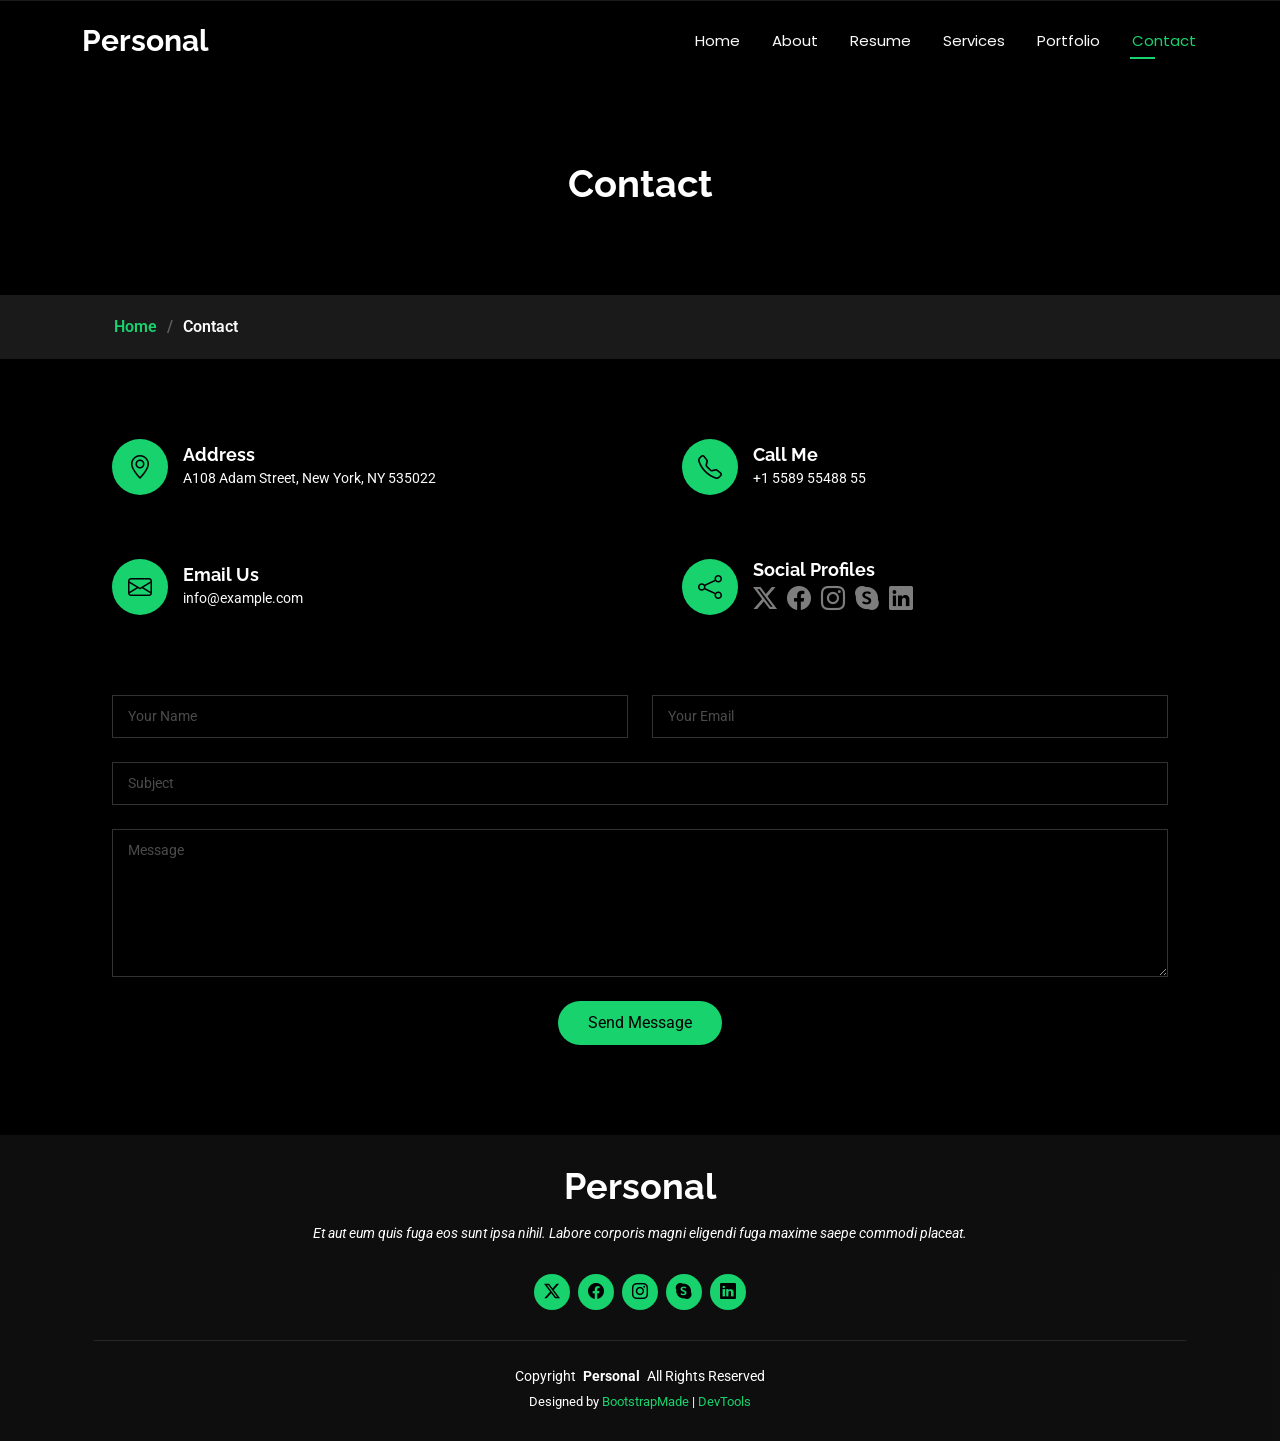
<file: template_3/contact.html>
<!DOCTYPE html>
<html lang="en">

<head>
  <meta charset="utf-8">
  <meta content="width=device-width, initial-scale=1.0" name="viewport">
  <title>Contact - Personal Bootstrap Template</title>
  <meta name="description" content="">
  <meta name="keywords" content="">

  <!-- Favicons -->
  <link href="assets/img/favicon.png" rel="icon">
  <link href="assets/img/apple-touch-icon.png" rel="apple-touch-icon">

  <!-- Fonts -->
  <link href="https://fonts.googleapis.com" rel="preconnect">
  <link href="https://fonts.gstatic.com" rel="preconnect" crossorigin>
  <link href="https://fonts.googleapis.com/css2?family=Roboto:ital,wght@0,100;0,300;0,400;0,500;0,700;0,900;1,100;1,300;1,400;1,500;1,700;1,900&family=Poppins:ital,wght@0,100;0,200;0,300;0,400;0,500;0,600;0,700;0,800;0,900;1,100;1,200;1,300;1,400;1,500;1,600;1,700;1,800;1,900&family=Raleway:ital,wght@0,100;0,200;0,300;0,400;0,500;0,600;0,700;0,800;0,900;1,100;1,200;1,300;1,400;1,500;1,600;1,700;1,800;1,900&display=swap" rel="stylesheet">

  <!-- Vendor CSS Files -->
  <link href="assets/vendor/bootstrap/css/bootstrap.min.css" rel="stylesheet">
  <link href="assets/vendor/bootstrap-icons/bootstrap-icons.css" rel="stylesheet">
  <link href="assets/vendor/aos/aos.css" rel="stylesheet">
  <link href="assets/vendor/swiper/swiper-bundle.min.css" rel="stylesheet">
  <link href="assets/vendor/glightbox/css/glightbox.min.css" rel="stylesheet">

  <!-- Main CSS File -->
  <link href="assets/css/main.css" rel="stylesheet">

  <!-- =======================================================
  * Template Name: Personal
  * Template URL: https://bootstrapmade.com/personal-free-resume-bootstrap-template/
  * Updated: Mar 05 2025 with Bootstrap v5.3.3
  * Author: BootstrapMade.com
  * License: https://bootstrapmade.com/license/
  ======================================================== -->
</head>

<body class="contact-page">

  <header id="header" class="header d-flex align-items-center fixed-top">
    <div class="container-fluid container-xl position-relative d-flex align-items-center justify-content-between">

      <a href="index.html" class="logo d-flex align-items-center">
        <!-- Uncomment the line below if you also wish to use an image logo -->
        <!-- <img src="assets/img/logo.webp" alt=""> -->
        <h1 class="sitename">Personal</h1>
      </a>

      <nav id="navmenu" class="navmenu">
        <ul>
          <li><a href="index.html">Home</a></li>
          <li><a href="about.html">About</a></li>
          <li><a href="resume.html">Resume</a></li>
          <li><a href="services.html">Services</a></li>
          <li><a href="portfolio.html">Portfolio</a></li>
          <li><a href="contact.html" class="active">Contact</a></li>
        </ul>
        <i class="mobile-nav-toggle d-xl-none bi bi-list"></i>
      </nav>

    </div>
  </header>

  <main class="main">

    <!-- Page Title -->
    <div class="page-title" data-aos="fade">
      <div class="heading">
        <div class="container">
          <div class="row d-flex justify-content-center text-center">
            <div class="col-lg-8">
              <h1>Contact</h1>
            </div>
          </div>
        </div>
      </div>
      <nav class="breadcrumbs">
        <div class="container">
          <ol>
            <li><a href="index.html">Home</a></li>
            <li class="current">Contact</li>
          </ol>
        </div>
      </nav>
    </div><!-- End Page Title -->

    <!-- Contact Section -->
    <section id="contact" class="contact section">

      <div class="container" data-aos="fade-up" data-aos-delay="100">

        <div class="row gy-4">

          <div class="col-md-6">
            <div class="info-item d-flex align-items-center" data-aos="fade-up" data-aos-delay="200">
              <i class="icon bi bi-geo-alt flex-shrink-0"></i>
              <div>
                <h3>Address</h3>
                <p>A108 Adam Street, New York, NY 535022</p>
              </div>
            </div>
          </div><!-- End Info Item -->

          <div class="col-md-6">
            <div class="info-item d-flex align-items-center" data-aos="fade-up" data-aos-delay="300">
              <i class="icon bi bi-telephone flex-shrink-0"></i>
              <div>
                <h3>Call Me</h3>
                <p>+1 5589 55488 55</p>
              </div>
            </div>
          </div><!-- End Info Item -->

          <div class="col-md-6">
            <div class="info-item d-flex align-items-center" data-aos="fade-up" data-aos-delay="400">
              <i class="icon bi bi-envelope flex-shrink-0"></i>
              <div>
                <h3>Email Us</h3>
                <p>info@example.com</p>
              </div>
            </div>
          </div><!-- End Info Item -->

          <div class="col-md-6">
            <div class="info-item d-flex align-items-center" data-aos="fade-up" data-aos-delay="500">
              <i class="icon bi bi-share flex-shrink-0"></i>
              <div>
                <h3>Social Profiles</h3>
                <div class="social-links">
                  <a href="#"><i class="bi bi-twitter-x"></i></a>
                  <a href="#"><i class="bi bi-facebook"></i></a>
                  <a href="#"><i class="bi bi-instagram"></i></a>
                  <a href="#"><i class="bi bi-skype"></i></a>
                  <a href="#"><i class="bi bi-linkedin"></i></a>
                </div>
              </div>
            </div>
          </div><!-- End Info Item -->

        </div>

        <form action="forms/contact.php" method="post" class="php-email-form" data-aos="fade-up" data-aos-delay="600">
          <div class="row gy-4">

            <div class="col-md-6">
              <input type="text" name="name" class="form-control" placeholder="Your Name" required="">
            </div>

            <div class="col-md-6 ">
              <input type="email" class="form-control" name="email" placeholder="Your Email" required="">
            </div>

            <div class="col-md-12">
              <input type="text" class="form-control" name="subject" placeholder="Subject" required="">
            </div>

            <div class="col-md-12">
              <textarea class="form-control" name="message" rows="6" placeholder="Message" required=""></textarea>
            </div>

            <div class="col-md-12 text-center">
              <div class="loading">Loading</div>
              <div class="error-message"></div>
              <div class="sent-message">Your message has been sent. Thank you!</div>

              <button type="submit">Send Message</button>
            </div>

          </div>
        </form><!-- End Contact Form -->

      </div>

    </section><!-- /Contact Section -->

  </main>

  <footer id="footer" class="footer dark-background">
    <div class="container">
      <h3 class="sitename">Personal</h3>
      <p>Et aut eum quis fuga eos sunt ipsa nihil. Labore corporis magni eligendi fuga maxime saepe commodi placeat.</p>
      <div class="social-links d-flex justify-content-center">
        <a href=""><i class="bi bi-twitter-x"></i></a>
        <a href=""><i class="bi bi-facebook"></i></a>
        <a href=""><i class="bi bi-instagram"></i></a>
        <a href=""><i class="bi bi-skype"></i></a>
        <a href=""><i class="bi bi-linkedin"></i></a>
      </div>
      <div class="container">
        <div class="copyright">
          <span>Copyright</span> <strong class="px-1 sitename">Personal</strong> <span>All Rights Reserved</span>
        </div>
        <div class="credits">
          <!-- All the links in the footer should remain intact. -->
          <!-- You can delete the links only if you've purchased the pro version. -->
          <!-- Licensing information: https://bootstrapmade.com/license/ -->
          <!-- Purchase the pro version with working PHP/AJAX contact form: [buy-url] -->
          Designed by <a href="https://bootstrapmade.com/">BootstrapMade</a> | <a href="https://bootstrapmade.com/tools/">DevTools</a>
        </div>
      </div>
    </div>
  </footer>

  <!-- Scroll Top -->
  <a href="#" id="scroll-top" class="scroll-top d-flex align-items-center justify-content-center"><i class="bi bi-arrow-up-short"></i></a>

  <!-- Preloader -->
  <div id="preloader"></div>

  <!-- Vendor JS Files -->
  <script src="assets/vendor/bootstrap/js/bootstrap.bundle.min.js"></script>
  <script src="assets/vendor/php-email-form/validate.js"></script>
  <script src="assets/vendor/aos/aos.js"></script>
  <script src="assets/vendor/typed.js/typed.umd.js"></script>
  <script src="assets/vendor/purecounter/purecounter_vanilla.js"></script>
  <script src="assets/vendor/waypoints/noframework.waypoints.js"></script>
  <script src="assets/vendor/swiper/swiper-bundle.min.js"></script>
  <script src="assets/vendor/glightbox/js/glightbox.min.js"></script>
  <script src="assets/vendor/imagesloaded/imagesloaded.pkgd.min.js"></script>
  <script src="assets/vendor/isotope-layout/isotope.pkgd.min.js"></script>

  <!-- Main JS File -->
  <script src="assets/js/main.js"></script>

</body>

</html>
</file>
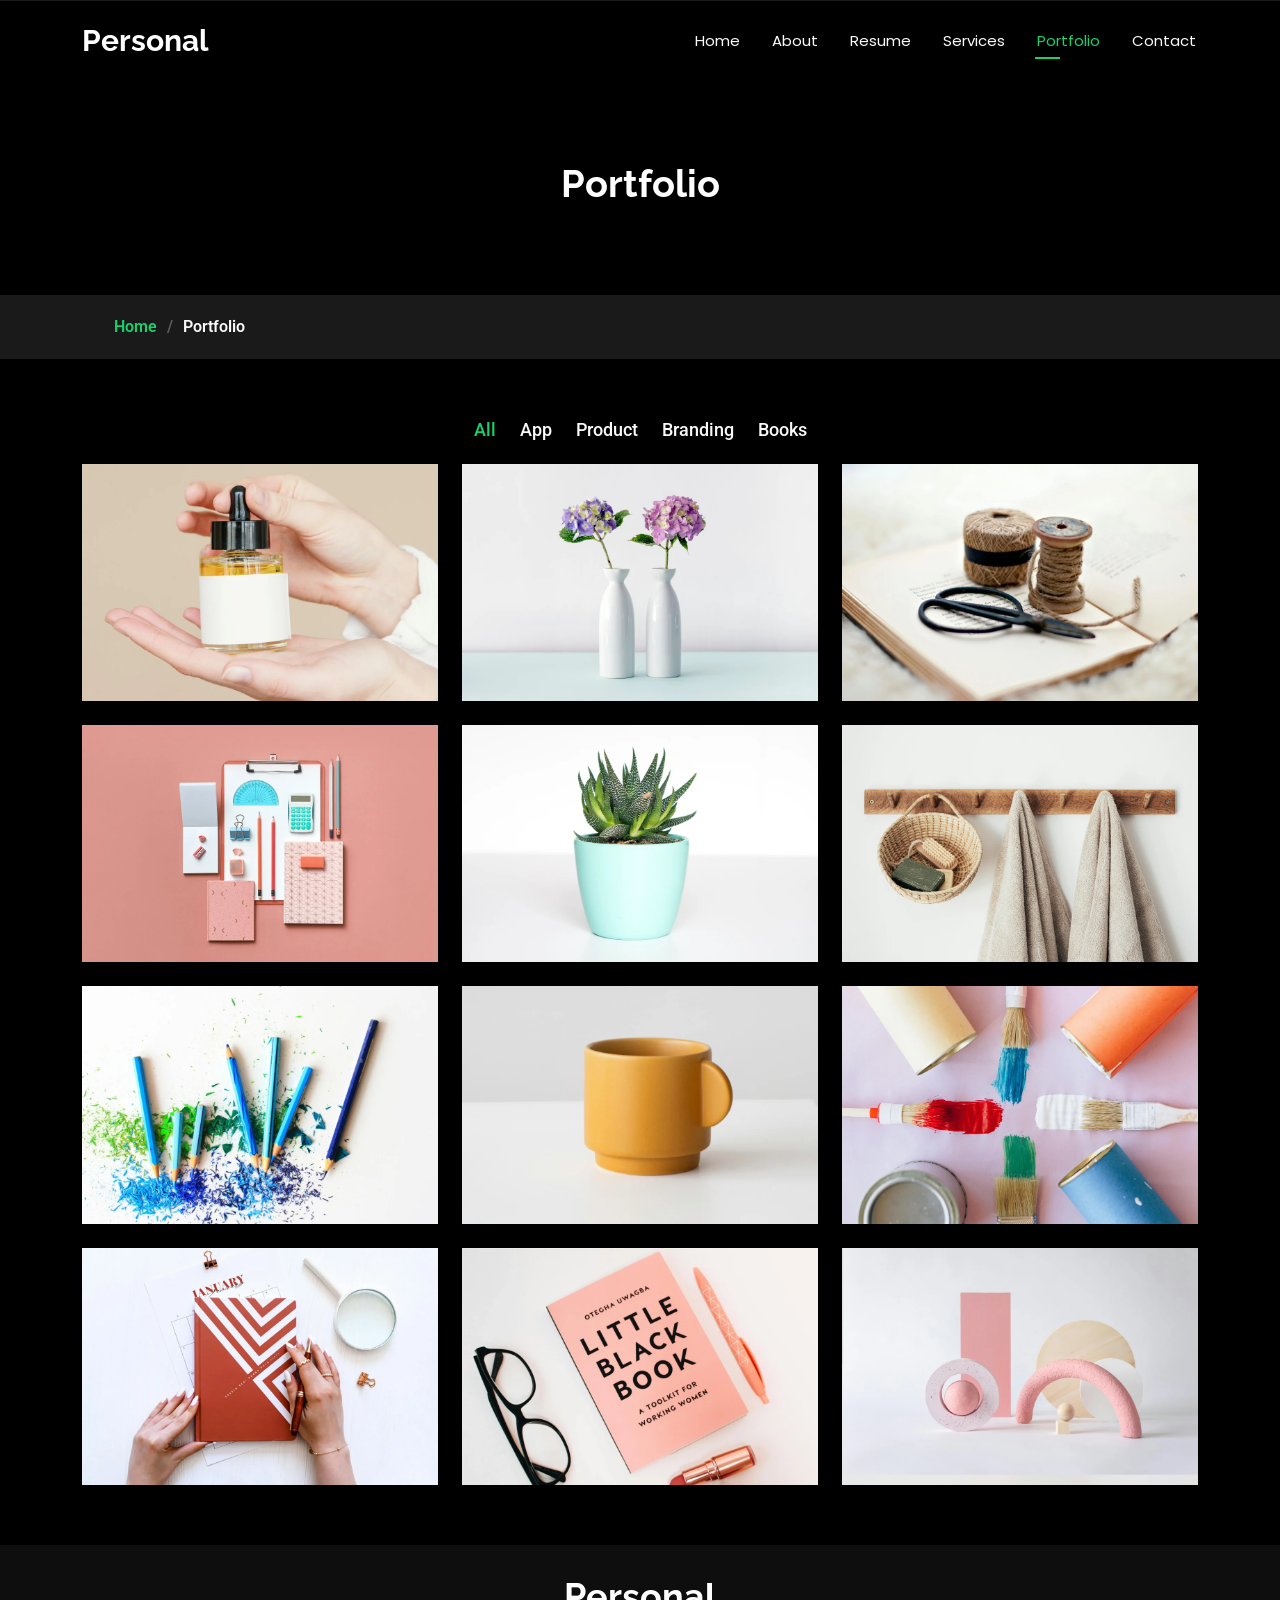
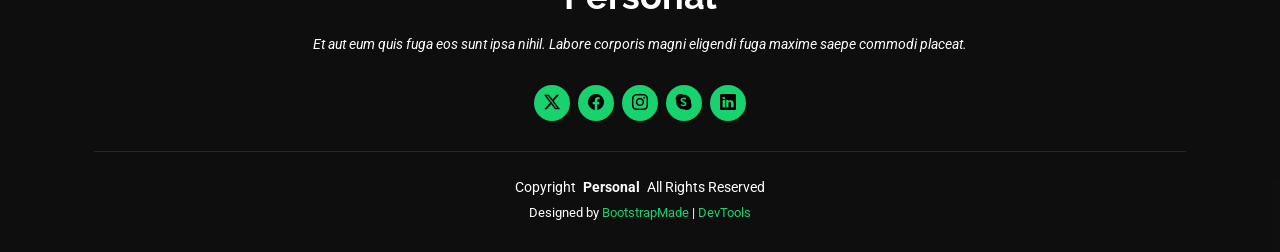
<file: template_3/portfolio.html>
<!DOCTYPE html>
<html lang="en">

<head>
  <meta charset="utf-8">
  <meta content="width=device-width, initial-scale=1.0" name="viewport">
  <title>Portfolio - Personal Bootstrap Template</title>
  <meta name="description" content="">
  <meta name="keywords" content="">

  <!-- Favicons -->
  <link href="assets/img/favicon.png" rel="icon">
  <link href="assets/img/apple-touch-icon.png" rel="apple-touch-icon">

  <!-- Fonts -->
  <link href="https://fonts.googleapis.com" rel="preconnect">
  <link href="https://fonts.gstatic.com" rel="preconnect" crossorigin>
  <link href="https://fonts.googleapis.com/css2?family=Roboto:ital,wght@0,100;0,300;0,400;0,500;0,700;0,900;1,100;1,300;1,400;1,500;1,700;1,900&family=Poppins:ital,wght@0,100;0,200;0,300;0,400;0,500;0,600;0,700;0,800;0,900;1,100;1,200;1,300;1,400;1,500;1,600;1,700;1,800;1,900&family=Raleway:ital,wght@0,100;0,200;0,300;0,400;0,500;0,600;0,700;0,800;0,900;1,100;1,200;1,300;1,400;1,500;1,600;1,700;1,800;1,900&display=swap" rel="stylesheet">

  <!-- Vendor CSS Files -->
  <link href="assets/vendor/bootstrap/css/bootstrap.min.css" rel="stylesheet">
  <link href="assets/vendor/bootstrap-icons/bootstrap-icons.css" rel="stylesheet">
  <link href="assets/vendor/aos/aos.css" rel="stylesheet">
  <link href="assets/vendor/swiper/swiper-bundle.min.css" rel="stylesheet">
  <link href="assets/vendor/glightbox/css/glightbox.min.css" rel="stylesheet">

  <!-- Main CSS File -->
  <link href="assets/css/main.css" rel="stylesheet">

  <!-- =======================================================
  * Template Name: Personal
  * Template URL: https://bootstrapmade.com/personal-free-resume-bootstrap-template/
  * Updated: Mar 05 2025 with Bootstrap v5.3.3
  * Author: BootstrapMade.com
  * License: https://bootstrapmade.com/license/
  ======================================================== -->
</head>

<body class="portfolio-page">

  <header id="header" class="header d-flex align-items-center fixed-top">
    <div class="container-fluid container-xl position-relative d-flex align-items-center justify-content-between">

      <a href="index.html" class="logo d-flex align-items-center">
        <!-- Uncomment the line below if you also wish to use an image logo -->
        <!-- <img src="assets/img/logo.webp" alt=""> -->
        <h1 class="sitename">Personal</h1>
      </a>

      <nav id="navmenu" class="navmenu">
        <ul>
          <li><a href="index.html">Home</a></li>
          <li><a href="about.html">About</a></li>
          <li><a href="resume.html">Resume</a></li>
          <li><a href="services.html">Services</a></li>
          <li><a href="portfolio.html" class="active">Portfolio</a></li>
          <li><a href="contact.html">Contact</a></li>
        </ul>
        <i class="mobile-nav-toggle d-xl-none bi bi-list"></i>
      </nav>

    </div>
  </header>

  <main class="main">

    <!-- Page Title -->
    <div class="page-title" data-aos="fade">
      <div class="heading">
        <div class="container">
          <div class="row d-flex justify-content-center text-center">
            <div class="col-lg-8">
              <h1>Portfolio</h1>
            </div>
          </div>
        </div>
      </div>
      <nav class="breadcrumbs">
        <div class="container">
          <ol>
            <li><a href="index.html">Home</a></li>
            <li class="current">Portfolio</li>
          </ol>
        </div>
      </nav>
    </div><!-- End Page Title -->

    <!-- Portfolio Section -->
    <section id="portfolio" class="portfolio section">

      <div class="container">

        <div class="isotope-layout" data-default-filter="*" data-layout="masonry" data-sort="original-order">

          <ul class="portfolio-filters isotope-filters" data-aos="fade-up" data-aos-delay="100">
            <li data-filter="*" class="filter-active">All</li>
            <li data-filter=".filter-app">App</li>
            <li data-filter=".filter-product">Product</li>
            <li data-filter=".filter-branding">Branding</li>
            <li data-filter=".filter-books">Books</li>
          </ul><!-- End Portfolio Filters -->

          <div class="row gy-4 isotope-container" data-aos="fade-up" data-aos-delay="200">

            <div class="col-lg-4 col-md-6 portfolio-item isotope-item filter-app">
              <div class="portfolio-content h-100">
                <img src="assets/img/portfolio/portfolio-1.webp" class="img-fluid" alt="">
                <div class="portfolio-info">
                  <h4>App 1</h4>
                  <p>Lorem ipsum, dolor sit amet consectetur</p>
                  <a href="assets/img/portfolio/portfolio-1.webp" title="App 1" data-gallery="portfolio-gallery-app" class="glightbox preview-link"><i class="bi bi-zoom-in"></i></a>
                  <a href="" title="More Details" class="details-link"><i class="bi bi-link-45deg"></i></a>
                </div>
              </div>
            </div><!-- End Portfolio Item -->

            <div class="col-lg-4 col-md-6 portfolio-item isotope-item filter-product">
              <div class="portfolio-content h-100">
                <img src="assets/img/portfolio/portfolio-10.webp" class="img-fluid" alt="">
                <div class="portfolio-info">
                  <h4>Product 1</h4>
                  <p>Lorem ipsum, dolor sit amet consectetur</p>
                  <a href="assets/img/portfolio/portfolio-10.webp" title="Product 1" data-gallery="portfolio-gallery-product" class="glightbox preview-link"><i class="bi bi-zoom-in"></i></a>
                  <a href="" title="More Details" class="details-link"><i class="bi bi-link-45deg"></i></a>
                </div>
              </div>
            </div><!-- End Portfolio Item -->

            <div class="col-lg-4 col-md-6 portfolio-item isotope-item filter-branding">
              <div class="portfolio-content h-100">
                <img src="assets/img/portfolio/portfolio-7.webp" class="img-fluid" alt="">
                <div class="portfolio-info">
                  <h4>Branding 1</h4>
                  <p>Lorem ipsum, dolor sit amet consectetur</p>
                  <a href="assets/img/portfolio/portfolio-7.webp" title="Branding 1" data-gallery="portfolio-gallery-branding" class="glightbox preview-link"><i class="bi bi-zoom-in"></i></a>
                  <a href="" title="More Details" class="details-link"><i class="bi bi-link-45deg"></i></a>
                </div>
              </div>
            </div><!-- End Portfolio Item -->

            <div class="col-lg-4 col-md-6 portfolio-item isotope-item filter-books">
              <div class="portfolio-content h-100">
                <img src="assets/img/portfolio/portfolio-4.webp" class="img-fluid" alt="">
                <div class="portfolio-info">
                  <h4>Books 1</h4>
                  <p>Lorem ipsum, dolor sit amet consectetur</p>
                  <a href="assets/img/portfolio/portfolio-4.webp" title="Branding 1" data-gallery="portfolio-gallery-book" class="glightbox preview-link"><i class="bi bi-zoom-in"></i></a>
                  <a href="" title="More Details" class="details-link"><i class="bi bi-link-45deg"></i></a>
                </div>
              </div>
            </div><!-- End Portfolio Item -->

            <div class="col-lg-4 col-md-6 portfolio-item isotope-item filter-app">
              <div class="portfolio-content h-100">
                <img src="assets/img/portfolio/portfolio-2.webp" class="img-fluid" alt="">
                <div class="portfolio-info">
                  <h4>App 2</h4>
                  <p>Lorem ipsum, dolor sit amet consectetur</p>
                  <a href="assets/img/portfolio/portfolio-2.webp" title="App 2" data-gallery="portfolio-gallery-app" class="glightbox preview-link"><i class="bi bi-zoom-in"></i></a>
                  <a href="" title="More Details" class="details-link"><i class="bi bi-link-45deg"></i></a>
                </div>
              </div>
            </div><!-- End Portfolio Item -->

            <div class="col-lg-4 col-md-6 portfolio-item isotope-item filter-product">
              <div class="portfolio-content h-100">
                <img src="assets/img/portfolio/portfolio-11.webp" class="img-fluid" alt="">
                <div class="portfolio-info">
                  <h4>Product 2</h4>
                  <p>Lorem ipsum, dolor sit amet consectetur</p>
                  <a href="assets/img/portfolio/portfolio-11.webp" title="Product 2" data-gallery="portfolio-gallery-product" class="glightbox preview-link"><i class="bi bi-zoom-in"></i></a>
                  <a href="" title="More Details" class="details-link"><i class="bi bi-link-45deg"></i></a>
                </div>
              </div>
            </div><!-- End Portfolio Item -->

            <div class="col-lg-4 col-md-6 portfolio-item isotope-item filter-branding">
              <div class="portfolio-content h-100">
                <img src="assets/img/portfolio/portfolio-8.webp" class="img-fluid" alt="">
                <div class="portfolio-info">
                  <h4>Branding 2</h4>
                  <p>Lorem ipsum, dolor sit amet consectetur</p>
                  <a href="assets/img/portfolio/portfolio-8.webp" title="Branding 2" data-gallery="portfolio-gallery-branding" class="glightbox preview-link"><i class="bi bi-zoom-in"></i></a>
                  <a href="" title="More Details" class="details-link"><i class="bi bi-link-45deg"></i></a>
                </div>
              </div>
            </div><!-- End Portfolio Item -->

            <div class="col-lg-4 col-md-6 portfolio-item isotope-item filter-books">
              <div class="portfolio-content h-100">
                <img src="assets/img/portfolio/portfolio-5.webp" class="img-fluid" alt="">
                <div class="portfolio-info">
                  <h4>Books 2</h4>
                  <p>Lorem ipsum, dolor sit amet consectetur</p>
                  <a href="assets/img/portfolio/portfolio-5.webp" title="Branding 2" data-gallery="portfolio-gallery-book" class="glightbox preview-link"><i class="bi bi-zoom-in"></i></a>
                  <a href="" title="More Details" class="details-link"><i class="bi bi-link-45deg"></i></a>
                </div>
              </div>
            </div><!-- End Portfolio Item -->

            <div class="col-lg-4 col-md-6 portfolio-item isotope-item filter-app">
              <div class="portfolio-content h-100">
                <img src="assets/img/portfolio/portfolio-3.webp" class="img-fluid" alt="">
                <div class="portfolio-info">
                  <h4>App 3</h4>
                  <p>Lorem ipsum, dolor sit amet consectetur</p>
                  <a href="assets/img/portfolio/portfolio-3.webp" title="App 3" data-gallery="portfolio-gallery-app" class="glightbox preview-link"><i class="bi bi-zoom-in"></i></a>
                  <a href="" title="More Details" class="details-link"><i class="bi bi-link-45deg"></i></a>
                </div>
              </div>
            </div><!-- End Portfolio Item -->

            <div class="col-lg-4 col-md-6 portfolio-item isotope-item filter-product">
              <div class="portfolio-content h-100">
                <img src="assets/img/portfolio/portfolio-12.webp" class="img-fluid" alt="">
                <div class="portfolio-info">
                  <h4>Product 3</h4>
                  <p>Lorem ipsum, dolor sit amet consectetur</p>
                  <a href="assets/img/portfolio/portfolio-12.webp" title="Product 3" data-gallery="portfolio-gallery-product" class="glightbox preview-link"><i class="bi bi-zoom-in"></i></a>
                  <a href="" title="More Details" class="details-link"><i class="bi bi-link-45deg"></i></a>
                </div>
              </div>
            </div><!-- End Portfolio Item -->

            <div class="col-lg-4 col-md-6 portfolio-item isotope-item filter-branding">
              <div class="portfolio-content h-100">
                <img src="assets/img/portfolio/portfolio-9.webp" class="img-fluid" alt="">
                <div class="portfolio-info">
                  <h4>Branding 3</h4>
                  <p>Lorem ipsum, dolor sit amet consectetur</p>
                  <a href="assets/img/portfolio/portfolio-9.webp" title="Branding 2" data-gallery="portfolio-gallery-branding" class="glightbox preview-link"><i class="bi bi-zoom-in"></i></a>
                  <a href="" title="More Details" class="details-link"><i class="bi bi-link-45deg"></i></a>
                </div>
              </div>
            </div><!-- End Portfolio Item -->

            <div class="col-lg-4 col-md-6 portfolio-item isotope-item filter-books">
              <div class="portfolio-content h-100">
                <img src="assets/img/portfolio/portfolio-6.webp" class="img-fluid" alt="">
                <div class="portfolio-info">
                  <h4>Books 3</h4>
                  <p>Lorem ipsum, dolor sit amet consectetur</p>
                  <a href="assets/img/portfolio/portfolio-6.webp" title="Branding 3" data-gallery="portfolio-gallery-book" class="glightbox preview-link"><i class="bi bi-zoom-in"></i></a>
                  <a href="" title="More Details" class="details-link"><i class="bi bi-link-45deg"></i></a>
                </div>
              </div>
            </div><!-- End Portfolio Item -->

          </div><!-- End Portfolio Container -->

        </div>

      </div>

    </section><!-- /Portfolio Section -->

  </main>

  <footer id="footer" class="footer dark-background">
    <div class="container">
      <h3 class="sitename">Personal</h3>
      <p>Et aut eum quis fuga eos sunt ipsa nihil. Labore corporis magni eligendi fuga maxime saepe commodi placeat.</p>
      <div class="social-links d-flex justify-content-center">
        <a href=""><i class="bi bi-twitter-x"></i></a>
        <a href=""><i class="bi bi-facebook"></i></a>
        <a href=""><i class="bi bi-instagram"></i></a>
        <a href=""><i class="bi bi-skype"></i></a>
        <a href=""><i class="bi bi-linkedin"></i></a>
      </div>
      <div class="container">
        <div class="copyright">
          <span>Copyright</span> <strong class="px-1 sitename">Personal</strong> <span>All Rights Reserved</span>
        </div>
        <div class="credits">
          <!-- All the links in the footer should remain intact. -->
          <!-- You can delete the links only if you've purchased the pro version. -->
          <!-- Licensing information: https://bootstrapmade.com/license/ -->
          <!-- Purchase the pro version with working PHP/AJAX contact form: [buy-url] -->
          Designed by <a href="https://bootstrapmade.com/">BootstrapMade</a> | <a href="https://bootstrapmade.com/tools/">DevTools</a>
        </div>
      </div>
    </div>
  </footer>

  <!-- Scroll Top -->
  <a href="#" id="scroll-top" class="scroll-top d-flex align-items-center justify-content-center"><i class="bi bi-arrow-up-short"></i></a>

  <!-- Preloader -->
  <div id="preloader"></div>

  <!-- Vendor JS Files -->
  <script src="assets/vendor/bootstrap/js/bootstrap.bundle.min.js"></script>
  <script src="assets/vendor/php-email-form/validate.js"></script>
  <script src="assets/vendor/aos/aos.js"></script>
  <script src="assets/vendor/typed.js/typed.umd.js"></script>
  <script src="assets/vendor/purecounter/purecounter_vanilla.js"></script>
  <script src="assets/vendor/waypoints/noframework.waypoints.js"></script>
  <script src="assets/vendor/swiper/swiper-bundle.min.js"></script>
  <script src="assets/vendor/glightbox/js/glightbox.min.js"></script>
  <script src="assets/vendor/imagesloaded/imagesloaded.pkgd.min.js"></script>
  <script src="assets/vendor/isotope-layout/isotope.pkgd.min.js"></script>

  <!-- Main JS File -->
  <script src="assets/js/main.js"></script>

</body>

</html>
</file>
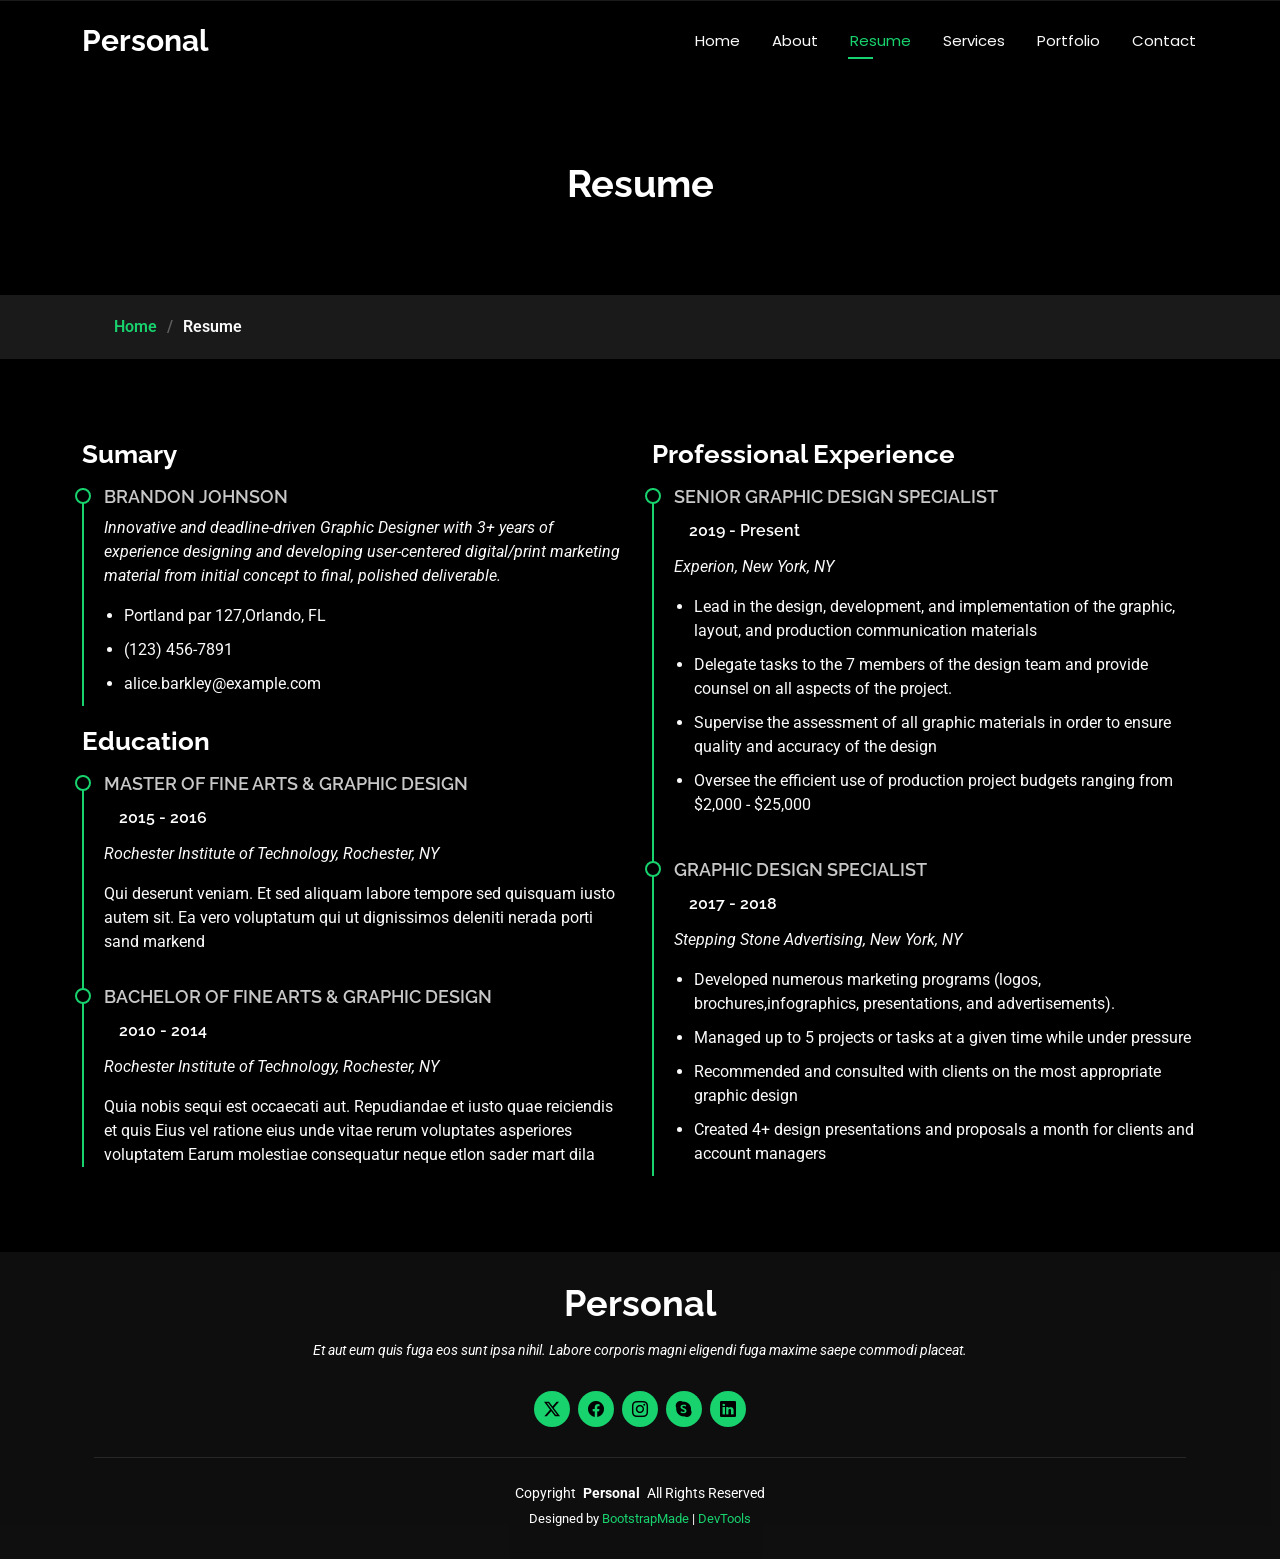
<file: template_3/resume.html>
<!DOCTYPE html>
<html lang="en">

<head>
  <meta charset="utf-8">
  <meta content="width=device-width, initial-scale=1.0" name="viewport">
  <title>Resume - Personal Bootstrap Template</title>
  <meta name="description" content="">
  <meta name="keywords" content="">

  <!-- Favicons -->
  <link href="assets/img/favicon.png" rel="icon">
  <link href="assets/img/apple-touch-icon.png" rel="apple-touch-icon">

  <!-- Fonts -->
  <link href="https://fonts.googleapis.com" rel="preconnect">
  <link href="https://fonts.gstatic.com" rel="preconnect" crossorigin>
  <link href="https://fonts.googleapis.com/css2?family=Roboto:ital,wght@0,100;0,300;0,400;0,500;0,700;0,900;1,100;1,300;1,400;1,500;1,700;1,900&family=Poppins:ital,wght@0,100;0,200;0,300;0,400;0,500;0,600;0,700;0,800;0,900;1,100;1,200;1,300;1,400;1,500;1,600;1,700;1,800;1,900&family=Raleway:ital,wght@0,100;0,200;0,300;0,400;0,500;0,600;0,700;0,800;0,900;1,100;1,200;1,300;1,400;1,500;1,600;1,700;1,800;1,900&display=swap" rel="stylesheet">

  <!-- Vendor CSS Files -->
  <link href="assets/vendor/bootstrap/css/bootstrap.min.css" rel="stylesheet">
  <link href="assets/vendor/bootstrap-icons/bootstrap-icons.css" rel="stylesheet">
  <link href="assets/vendor/aos/aos.css" rel="stylesheet">
  <link href="assets/vendor/swiper/swiper-bundle.min.css" rel="stylesheet">
  <link href="assets/vendor/glightbox/css/glightbox.min.css" rel="stylesheet">

  <!-- Main CSS File -->
  <link href="assets/css/main.css" rel="stylesheet">

  <!-- =======================================================
  * Template Name: Personal
  * Template URL: https://bootstrapmade.com/personal-free-resume-bootstrap-template/
  * Updated: Mar 05 2025 with Bootstrap v5.3.3
  * Author: BootstrapMade.com
  * License: https://bootstrapmade.com/license/
  ======================================================== -->
</head>

<body class="resume-page">

  <header id="header" class="header d-flex align-items-center fixed-top">
    <div class="container-fluid container-xl position-relative d-flex align-items-center justify-content-between">

      <a href="index.html" class="logo d-flex align-items-center">
        <!-- Uncomment the line below if you also wish to use an image logo -->
        <!-- <img src="assets/img/logo.webp" alt=""> -->
        <h1 class="sitename">Personal</h1>
      </a>

      <nav id="navmenu" class="navmenu">
        <ul>
          <li><a href="index.html">Home</a></li>
          <li><a href="about.html">About</a></li>
          <li><a href="resume.html" class="active">Resume</a></li>
          <li><a href="services.html">Services</a></li>
          <li><a href="portfolio.html">Portfolio</a></li>
          <li><a href="contact.html">Contact</a></li>
        </ul>
        <i class="mobile-nav-toggle d-xl-none bi bi-list"></i>
      </nav>

    </div>
  </header>

  <main class="main">

    <!-- Page Title -->
    <div class="page-title" data-aos="fade">
      <div class="heading">
        <div class="container">
          <div class="row d-flex justify-content-center text-center">
            <div class="col-lg-8">
              <h1>Resume</h1>
            </div>
          </div>
        </div>
      </div>
      <nav class="breadcrumbs">
        <div class="container">
          <ol>
            <li><a href="index.html">Home</a></li>
            <li class="current">Resume</li>
          </ol>
        </div>
      </nav>
    </div><!-- End Page Title -->

    <!-- Resume Section -->
    <section id="resume" class="resume section">

      <div class="container">

        <div class="row">

          <div class="col-lg-6" data-aos="fade-up" data-aos-delay="100">
            <h3 class="resume-title">Sumary</h3>

            <div class="resume-item pb-0">
              <h4>Brandon Johnson</h4>
              <p><em>Innovative and deadline-driven Graphic Designer with 3+ years of experience designing and developing user-centered digital/print marketing material from initial concept to final, polished deliverable.</em></p>
              <ul>
                <li>Portland par 127,Orlando, FL</li>
                <li>(123) 456-7891</li>
                <li>alice.barkley@example.com</li>
              </ul>
            </div><!-- Edn Resume Item -->

            <h3 class="resume-title">Education</h3>
            <div class="resume-item">
              <h4>Master of Fine Arts &amp; Graphic Design</h4>
              <h5>2015 - 2016</h5>
              <p><em>Rochester Institute of Technology, Rochester, NY</em></p>
              <p>Qui deserunt veniam. Et sed aliquam labore tempore sed quisquam iusto autem sit. Ea vero voluptatum qui ut dignissimos deleniti nerada porti sand markend</p>
            </div><!-- Edn Resume Item -->

            <div class="resume-item">
              <h4>Bachelor of Fine Arts &amp; Graphic Design</h4>
              <h5>2010 - 2014</h5>
              <p><em>Rochester Institute of Technology, Rochester, NY</em></p>
              <p>Quia nobis sequi est occaecati aut. Repudiandae et iusto quae reiciendis et quis Eius vel ratione eius unde vitae rerum voluptates asperiores voluptatem Earum molestiae consequatur neque etlon sader mart dila</p>
            </div><!-- Edn Resume Item -->

          </div>

          <div class="col-lg-6" data-aos="fade-up" data-aos-delay="200">
            <h3 class="resume-title">Professional Experience</h3>
            <div class="resume-item">
              <h4>Senior graphic design specialist</h4>
              <h5>2019 - Present</h5>
              <p><em>Experion, New York, NY </em></p>
              <ul>
                <li>Lead in the design, development, and implementation of the graphic, layout, and production communication materials</li>
                <li>Delegate tasks to the 7 members of the design team and provide counsel on all aspects of the project. </li>
                <li>Supervise the assessment of all graphic materials in order to ensure quality and accuracy of the design</li>
                <li>Oversee the efficient use of production project budgets ranging from $2,000 - $25,000</li>
              </ul>
            </div><!-- Edn Resume Item -->

            <div class="resume-item">
              <h4>Graphic design specialist</h4>
              <h5>2017 - 2018</h5>
              <p><em>Stepping Stone Advertising, New York, NY</em></p>
              <ul>
                <li>Developed numerous marketing programs (logos, brochures,infographics, presentations, and advertisements).</li>
                <li>Managed up to 5 projects or tasks at a given time while under pressure</li>
                <li>Recommended and consulted with clients on the most appropriate graphic design</li>
                <li>Created 4+ design presentations and proposals a month for clients and account managers</li>
              </ul>
            </div><!-- Edn Resume Item -->

          </div>

        </div>

      </div>

    </section><!-- /Resume Section -->

  </main>

  <footer id="footer" class="footer dark-background">
    <div class="container">
      <h3 class="sitename">Personal</h3>
      <p>Et aut eum quis fuga eos sunt ipsa nihil. Labore corporis magni eligendi fuga maxime saepe commodi placeat.</p>
      <div class="social-links d-flex justify-content-center">
        <a href=""><i class="bi bi-twitter-x"></i></a>
        <a href=""><i class="bi bi-facebook"></i></a>
        <a href=""><i class="bi bi-instagram"></i></a>
        <a href=""><i class="bi bi-skype"></i></a>
        <a href=""><i class="bi bi-linkedin"></i></a>
      </div>
      <div class="container">
        <div class="copyright">
          <span>Copyright</span> <strong class="px-1 sitename">Personal</strong> <span>All Rights Reserved</span>
        </div>
        <div class="credits">
          <!-- All the links in the footer should remain intact. -->
          <!-- You can delete the links only if you've purchased the pro version. -->
          <!-- Licensing information: https://bootstrapmade.com/license/ -->
          <!-- Purchase the pro version with working PHP/AJAX contact form: [buy-url] -->
          Designed by <a href="https://bootstrapmade.com/">BootstrapMade</a> | <a href="https://bootstrapmade.com/tools/">DevTools</a>
        </div>
      </div>
    </div>
  </footer>

  <!-- Scroll Top -->
  <a href="#" id="scroll-top" class="scroll-top d-flex align-items-center justify-content-center"><i class="bi bi-arrow-up-short"></i></a>

  <!-- Preloader -->
  <div id="preloader"></div>

  <!-- Vendor JS Files -->
  <script src="assets/vendor/bootstrap/js/bootstrap.bundle.min.js"></script>
  <script src="assets/vendor/php-email-form/validate.js"></script>
  <script src="assets/vendor/aos/aos.js"></script>
  <script src="assets/vendor/typed.js/typed.umd.js"></script>
  <script src="assets/vendor/purecounter/purecounter_vanilla.js"></script>
  <script src="assets/vendor/waypoints/noframework.waypoints.js"></script>
  <script src="assets/vendor/swiper/swiper-bundle.min.js"></script>
  <script src="assets/vendor/glightbox/js/glightbox.min.js"></script>
  <script src="assets/vendor/imagesloaded/imagesloaded.pkgd.min.js"></script>
  <script src="assets/vendor/isotope-layout/isotope.pkgd.min.js"></script>

  <!-- Main JS File -->
  <script src="assets/js/main.js"></script>

</body>

</html>
</file>
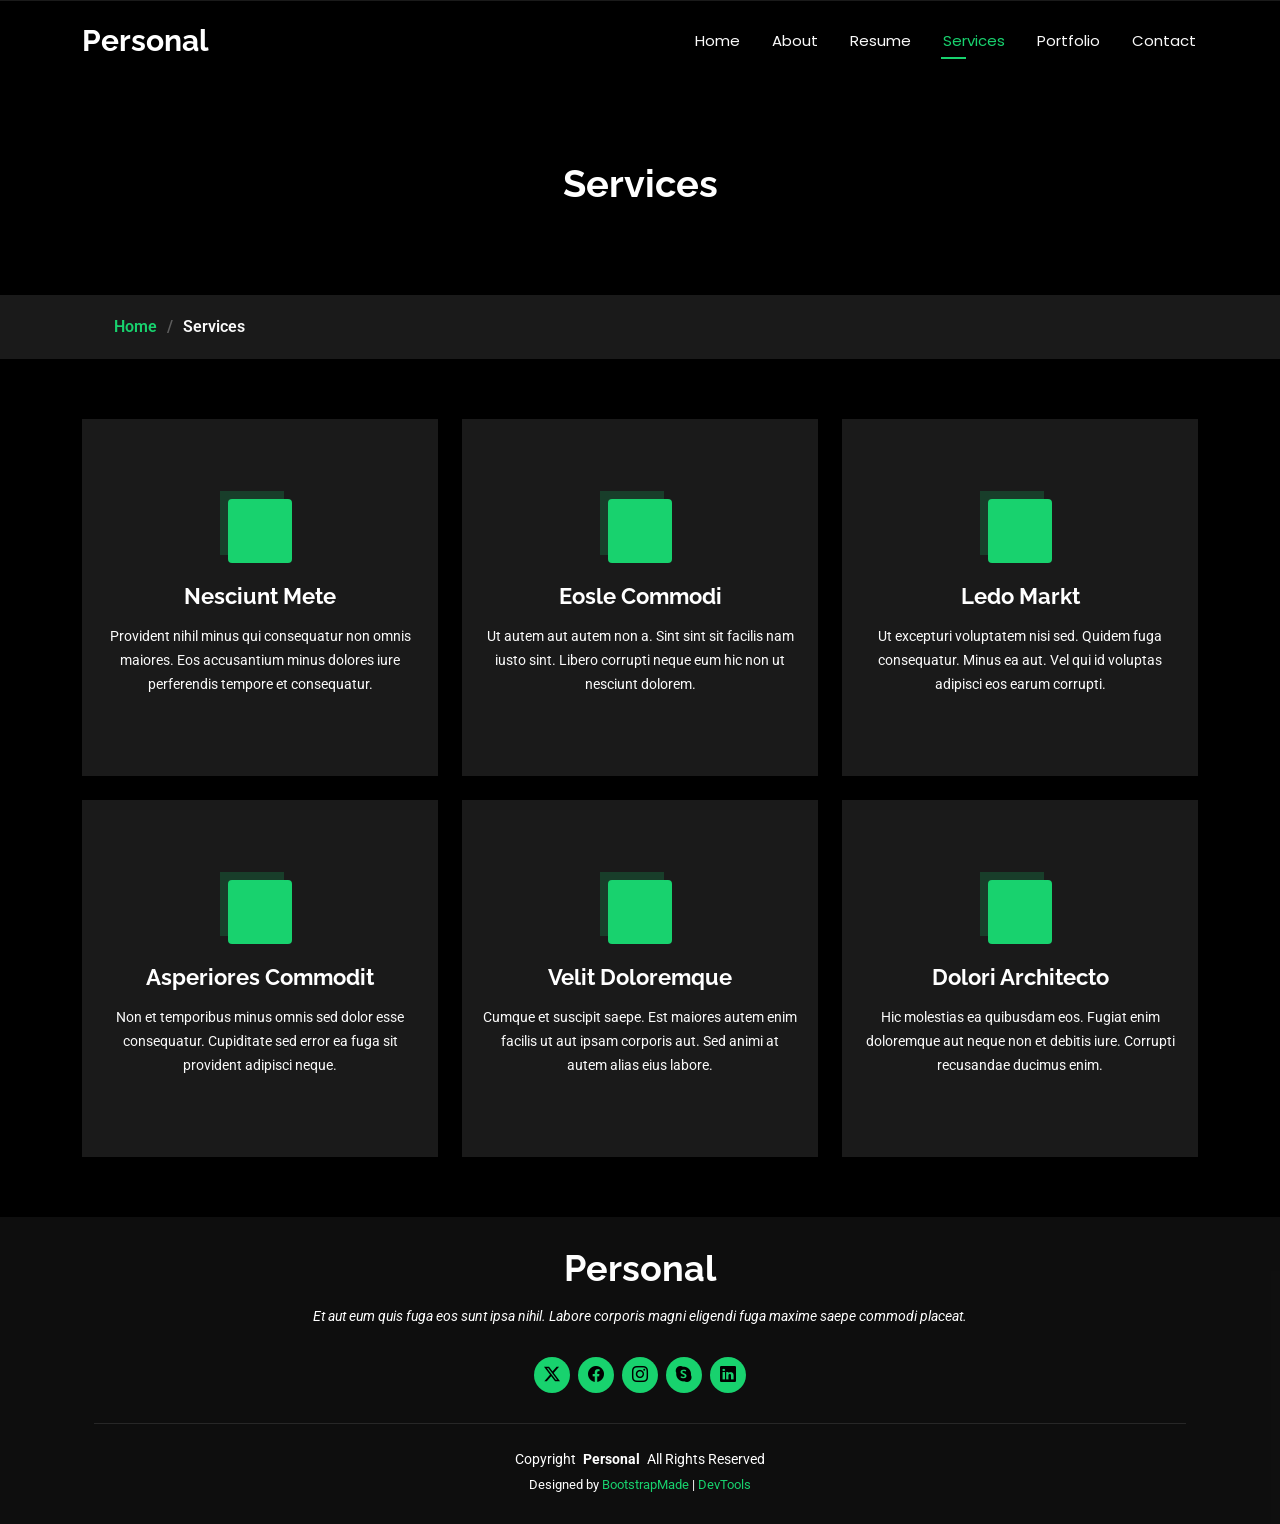
<file: template_3/services.html>
<!DOCTYPE html>
<html lang="en">

<head>
  <meta charset="utf-8">
  <meta content="width=device-width, initial-scale=1.0" name="viewport">
  <title>Services - Personal Bootstrap Template</title>
  <meta name="description" content="">
  <meta name="keywords" content="">

  <!-- Favicons -->
  <link href="assets/img/favicon.png" rel="icon">
  <link href="assets/img/apple-touch-icon.png" rel="apple-touch-icon">

  <!-- Fonts -->
  <link href="https://fonts.googleapis.com" rel="preconnect">
  <link href="https://fonts.gstatic.com" rel="preconnect" crossorigin>
  <link href="https://fonts.googleapis.com/css2?family=Roboto:ital,wght@0,100;0,300;0,400;0,500;0,700;0,900;1,100;1,300;1,400;1,500;1,700;1,900&family=Poppins:ital,wght@0,100;0,200;0,300;0,400;0,500;0,600;0,700;0,800;0,900;1,100;1,200;1,300;1,400;1,500;1,600;1,700;1,800;1,900&family=Raleway:ital,wght@0,100;0,200;0,300;0,400;0,500;0,600;0,700;0,800;0,900;1,100;1,200;1,300;1,400;1,500;1,600;1,700;1,800;1,900&display=swap" rel="stylesheet">

  <!-- Vendor CSS Files -->
  <link href="assets/vendor/bootstrap/css/bootstrap.min.css" rel="stylesheet">
  <link href="assets/vendor/bootstrap-icons/bootstrap-icons.css" rel="stylesheet">
  <link href="assets/vendor/aos/aos.css" rel="stylesheet">
  <link href="assets/vendor/swiper/swiper-bundle.min.css" rel="stylesheet">
  <link href="assets/vendor/glightbox/css/glightbox.min.css" rel="stylesheet">

  <!-- Main CSS File -->
  <link href="assets/css/main.css" rel="stylesheet">

  <!-- =======================================================
  * Template Name: Personal
  * Template URL: https://bootstrapmade.com/personal-free-resume-bootstrap-template/
  * Updated: Mar 05 2025 with Bootstrap v5.3.3
  * Author: BootstrapMade.com
  * License: https://bootstrapmade.com/license/
  ======================================================== -->
</head>

<body class="services-page">

  <header id="header" class="header d-flex align-items-center fixed-top">
    <div class="container-fluid container-xl position-relative d-flex align-items-center justify-content-between">

      <a href="index.html" class="logo d-flex align-items-center">
        <!-- Uncomment the line below if you also wish to use an image logo -->
        <!-- <img src="assets/img/logo.webp" alt=""> -->
        <h1 class="sitename">Personal</h1>
      </a>

      <nav id="navmenu" class="navmenu">
        <ul>
          <li><a href="index.html">Home</a></li>
          <li><a href="about.html">About</a></li>
          <li><a href="resume.html">Resume</a></li>
          <li><a href="services.html" class="active">Services</a></li>
          <li><a href="portfolio.html">Portfolio</a></li>
          <li><a href="contact.html">Contact</a></li>
        </ul>
        <i class="mobile-nav-toggle d-xl-none bi bi-list"></i>
      </nav>

    </div>
  </header>

  <main class="main">

    <!-- Page Title -->
    <div class="page-title" data-aos="fade">
      <div class="heading">
        <div class="container">
          <div class="row d-flex justify-content-center text-center">
            <div class="col-lg-8">
              <h1>Services</h1>
            </div>
          </div>
        </div>
      </div>
      <nav class="breadcrumbs">
        <div class="container">
          <ol>
            <li><a href="index.html">Home</a></li>
            <li class="current">Services</li>
          </ol>
        </div>
      </nav>
    </div><!-- End Page Title -->

    <!-- Services Section -->
    <section id="services" class="services section">

      <div class="container">

        <div class="row gy-4">

          <div class="col-lg-4 col-md-6" data-aos="fade-up" data-aos-delay="100">
            <div class="service-item  position-relative">
              <div class="icon">
                <i class="bi bi-activity"></i>
              </div>
              <a href="" class="stretched-link">
                <h3>Nesciunt Mete</h3>
              </a>
              <p>Provident nihil minus qui consequatur non omnis maiores. Eos accusantium minus dolores iure perferendis tempore et consequatur.</p>
            </div>
          </div><!-- End Service Item -->

          <div class="col-lg-4 col-md-6" data-aos="fade-up" data-aos-delay="200">
            <div class="service-item position-relative">
              <div class="icon">
                <i class="bi bi-broadcast"></i>
              </div>
              <a href="" class="stretched-link">
                <h3>Eosle Commodi</h3>
              </a>
              <p>Ut autem aut autem non a. Sint sint sit facilis nam iusto sint. Libero corrupti neque eum hic non ut nesciunt dolorem.</p>
            </div>
          </div><!-- End Service Item -->

          <div class="col-lg-4 col-md-6" data-aos="fade-up" data-aos-delay="300">
            <div class="service-item position-relative">
              <div class="icon">
                <i class="bi bi-easel"></i>
              </div>
              <a href="" class="stretched-link">
                <h3>Ledo Markt</h3>
              </a>
              <p>Ut excepturi voluptatem nisi sed. Quidem fuga consequatur. Minus ea aut. Vel qui id voluptas adipisci eos earum corrupti.</p>
            </div>
          </div><!-- End Service Item -->

          <div class="col-lg-4 col-md-6" data-aos="fade-up" data-aos-delay="400">
            <div class="service-item position-relative">
              <div class="icon">
                <i class="bi bi-bounding-box-circles"></i>
              </div>
              <a href="" class="stretched-link">
                <h3>Asperiores Commodit</h3>
              </a>
              <p>Non et temporibus minus omnis sed dolor esse consequatur. Cupiditate sed error ea fuga sit provident adipisci neque.</p>
              <a href="" class="stretched-link"></a>
            </div>
          </div><!-- End Service Item -->

          <div class="col-lg-4 col-md-6" data-aos="fade-up" data-aos-delay="500">
            <div class="service-item position-relative">
              <div class="icon">
                <i class="bi bi-calendar4-week"></i>
              </div>
              <a href="" class="stretched-link">
                <h3>Velit Doloremque</h3>
              </a>
              <p>Cumque et suscipit saepe. Est maiores autem enim facilis ut aut ipsam corporis aut. Sed animi at autem alias eius labore.</p>
              <a href="" class="stretched-link"></a>
            </div>
          </div><!-- End Service Item -->

          <div class="col-lg-4 col-md-6" data-aos="fade-up" data-aos-delay="600">
            <div class="service-item position-relative">
              <div class="icon">
                <i class="bi bi-chat-square-text"></i>
              </div>
              <a href="" class="stretched-link">
                <h3>Dolori Architecto</h3>
              </a>
              <p>Hic molestias ea quibusdam eos. Fugiat enim doloremque aut neque non et debitis iure. Corrupti recusandae ducimus enim.</p>
              <a href="" class="stretched-link"></a>
            </div>
          </div><!-- End Service Item -->

        </div>

      </div>

    </section><!-- /Services Section -->

  </main>

  <footer id="footer" class="footer dark-background">
    <div class="container">
      <h3 class="sitename">Personal</h3>
      <p>Et aut eum quis fuga eos sunt ipsa nihil. Labore corporis magni eligendi fuga maxime saepe commodi placeat.</p>
      <div class="social-links d-flex justify-content-center">
        <a href=""><i class="bi bi-twitter-x"></i></a>
        <a href=""><i class="bi bi-facebook"></i></a>
        <a href=""><i class="bi bi-instagram"></i></a>
        <a href=""><i class="bi bi-skype"></i></a>
        <a href=""><i class="bi bi-linkedin"></i></a>
      </div>
      <div class="container">
        <div class="copyright">
          <span>Copyright</span> <strong class="px-1 sitename">Personal</strong> <span>All Rights Reserved</span>
        </div>
        <div class="credits">
          <!-- All the links in the footer should remain intact. -->
          <!-- You can delete the links only if you've purchased the pro version. -->
          <!-- Licensing information: https://bootstrapmade.com/license/ -->
          <!-- Purchase the pro version with working PHP/AJAX contact form: [buy-url] -->
          Designed by <a href="https://bootstrapmade.com/">BootstrapMade</a> | <a href="https://bootstrapmade.com/tools/">DevTools</a>
        </div>
      </div>
    </div>
  </footer>

  <!-- Scroll Top -->
  <a href="#" id="scroll-top" class="scroll-top d-flex align-items-center justify-content-center"><i class="bi bi-arrow-up-short"></i></a>

  <!-- Preloader -->
  <div id="preloader"></div>

  <!-- Vendor JS Files -->
  <script src="assets/vendor/bootstrap/js/bootstrap.bundle.min.js"></script>
  <script src="assets/vendor/php-email-form/validate.js"></script>
  <script src="assets/vendor/aos/aos.js"></script>
  <script src="assets/vendor/typed.js/typed.umd.js"></script>
  <script src="assets/vendor/purecounter/purecounter_vanilla.js"></script>
  <script src="assets/vendor/waypoints/noframework.waypoints.js"></script>
  <script src="assets/vendor/swiper/swiper-bundle.min.js"></script>
  <script src="assets/vendor/glightbox/js/glightbox.min.js"></script>
  <script src="assets/vendor/imagesloaded/imagesloaded.pkgd.min.js"></script>
  <script src="assets/vendor/isotope-layout/isotope.pkgd.min.js"></script>

  <!-- Main JS File -->
  <script src="assets/js/main.js"></script>

</body>

</html>
</file>
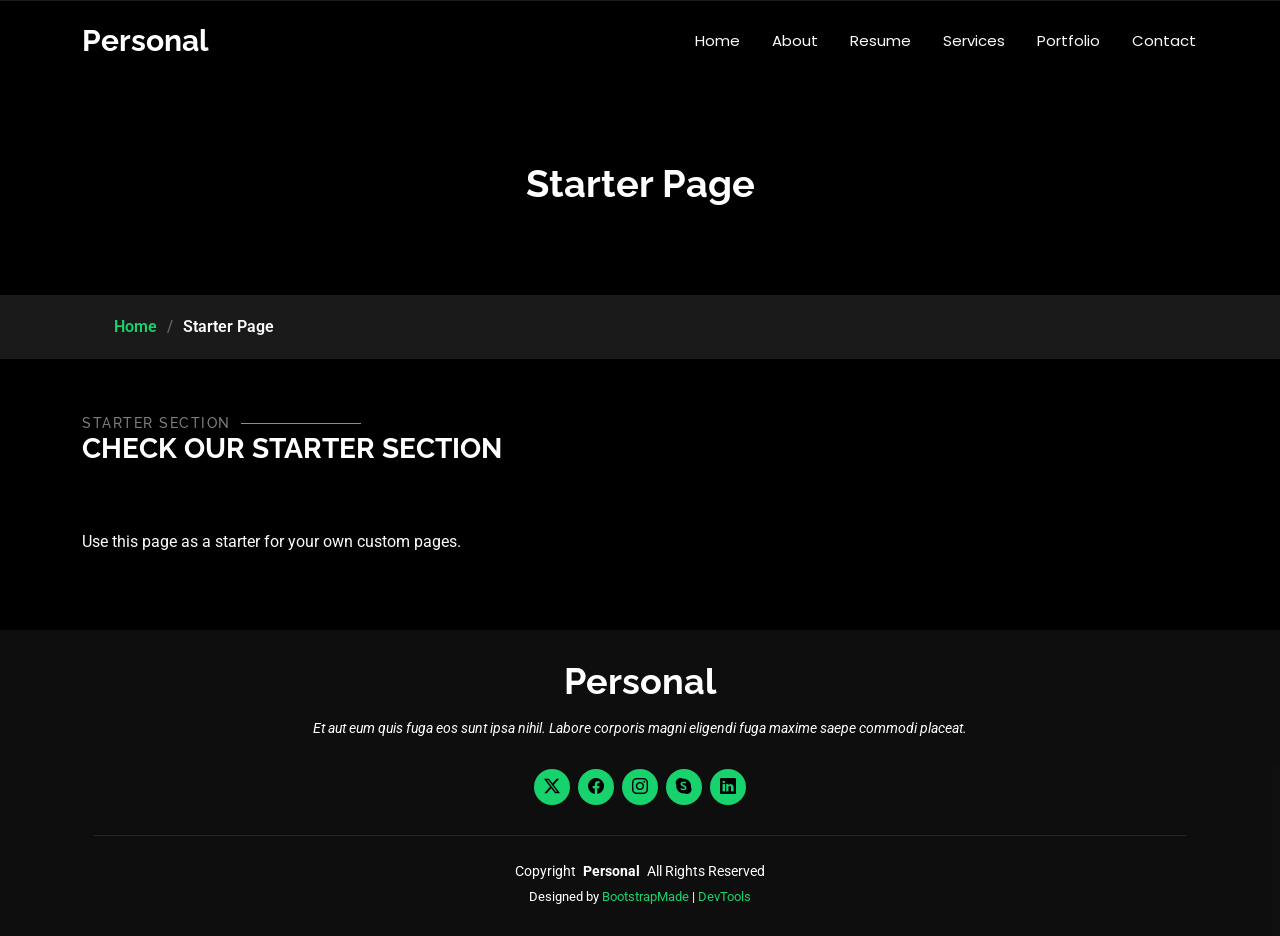
<file: template_3/starter-page.html>
<!DOCTYPE html>
<html lang="en">

<head>
  <meta charset="utf-8">
  <meta content="width=device-width, initial-scale=1.0" name="viewport">
  <title>Starter Page - Personal Bootstrap Template</title>
  <meta name="description" content="">
  <meta name="keywords" content="">

  <!-- Favicons -->
  <link href="assets/img/favicon.png" rel="icon">
  <link href="assets/img/apple-touch-icon.png" rel="apple-touch-icon">

  <!-- Fonts -->
  <link href="https://fonts.googleapis.com" rel="preconnect">
  <link href="https://fonts.gstatic.com" rel="preconnect" crossorigin>
  <link href="https://fonts.googleapis.com/css2?family=Roboto:ital,wght@0,100;0,300;0,400;0,500;0,700;0,900;1,100;1,300;1,400;1,500;1,700;1,900&family=Poppins:ital,wght@0,100;0,200;0,300;0,400;0,500;0,600;0,700;0,800;0,900;1,100;1,200;1,300;1,400;1,500;1,600;1,700;1,800;1,900&family=Raleway:ital,wght@0,100;0,200;0,300;0,400;0,500;0,600;0,700;0,800;0,900;1,100;1,200;1,300;1,400;1,500;1,600;1,700;1,800;1,900&display=swap" rel="stylesheet">

  <!-- Vendor CSS Files -->
  <link href="assets/vendor/bootstrap/css/bootstrap.min.css" rel="stylesheet">
  <link href="assets/vendor/bootstrap-icons/bootstrap-icons.css" rel="stylesheet">
  <link href="assets/vendor/aos/aos.css" rel="stylesheet">
  <link href="assets/vendor/swiper/swiper-bundle.min.css" rel="stylesheet">
  <link href="assets/vendor/glightbox/css/glightbox.min.css" rel="stylesheet">

  <!-- Main CSS File -->
  <link href="assets/css/main.css" rel="stylesheet">

  <!-- =======================================================
  * Template Name: Personal
  * Template URL: https://bootstrapmade.com/personal-free-resume-bootstrap-template/
  * Updated: Mar 05 2025 with Bootstrap v5.3.3
  * Author: BootstrapMade.com
  * License: https://bootstrapmade.com/license/
  ======================================================== -->
</head>

<body class="starter-page-page">

  <header id="header" class="header d-flex align-items-center fixed-top">
    <div class="container-fluid container-xl position-relative d-flex align-items-center justify-content-between">

      <a href="index.html" class="logo d-flex align-items-center">
        <!-- Uncomment the line below if you also wish to use an image logo -->
        <!-- <img src="assets/img/logo.webp" alt=""> -->
        <h1 class="sitename">Personal</h1>
      </a>

      <nav id="navmenu" class="navmenu">
        <ul>
          <li><a href="index.html">Home</a></li>
          <li><a href="about.html">About</a></li>
          <li><a href="resume.html">Resume</a></li>
          <li><a href="services.html">Services</a></li>
          <li><a href="portfolio.html">Portfolio</a></li>
          <li><a href="contact.html">Contact</a></li>
        </ul>
        <i class="mobile-nav-toggle d-xl-none bi bi-list"></i>
      </nav>

    </div>
  </header>

  <main class="main">

    <!-- Page Title -->
    <div class="page-title" data-aos="fade">
      <div class="heading">
        <div class="container">
          <div class="row d-flex justify-content-center text-center">
            <div class="col-lg-8">
              <h1>Starter Page</h1>
            </div>
          </div>
        </div>
      </div>
      <nav class="breadcrumbs">
        <div class="container">
          <ol>
            <li><a href="index.html">Home</a></li>
            <li class="current">Starter Page</li>
          </ol>
        </div>
      </nav>
    </div><!-- End Page Title -->

    <!-- Starter Section Section -->
    <section id="starter-section" class="starter-section section">

      <!-- Section Title -->
      <div class="container section-title" data-aos="fade-up">
        <h2>Starter Section</h2>
        <div><span>Check Our</span> <span class="description-title">Starter Section</span></div>
      </div><!-- End Section Title -->

      <div class="container" data-aos="fade-up">
        <p>Use this page as a starter for your own custom pages.</p>
      </div>

    </section><!-- /Starter Section Section -->

  </main>

  <footer id="footer" class="footer dark-background">
    <div class="container">
      <h3 class="sitename">Personal</h3>
      <p>Et aut eum quis fuga eos sunt ipsa nihil. Labore corporis magni eligendi fuga maxime saepe commodi placeat.</p>
      <div class="social-links d-flex justify-content-center">
        <a href=""><i class="bi bi-twitter-x"></i></a>
        <a href=""><i class="bi bi-facebook"></i></a>
        <a href=""><i class="bi bi-instagram"></i></a>
        <a href=""><i class="bi bi-skype"></i></a>
        <a href=""><i class="bi bi-linkedin"></i></a>
      </div>
      <div class="container">
        <div class="copyright">
          <span>Copyright</span> <strong class="px-1 sitename">Personal</strong> <span>All Rights Reserved</span>
        </div>
        <div class="credits">
          <!-- All the links in the footer should remain intact. -->
          <!-- You can delete the links only if you've purchased the pro version. -->
          <!-- Licensing information: https://bootstrapmade.com/license/ -->
          <!-- Purchase the pro version with working PHP/AJAX contact form: [buy-url] -->
          Designed by <a href="https://bootstrapmade.com/">BootstrapMade</a> | <a href="https://bootstrapmade.com/tools/">DevTools</a>
        </div>
      </div>
    </div>
  </footer>

  <!-- Scroll Top -->
  <a href="#" id="scroll-top" class="scroll-top d-flex align-items-center justify-content-center"><i class="bi bi-arrow-up-short"></i></a>

  <!-- Preloader -->
  <div id="preloader"></div>

  <!-- Vendor JS Files -->
  <script src="assets/vendor/bootstrap/js/bootstrap.bundle.min.js"></script>
  <script src="assets/vendor/php-email-form/validate.js"></script>
  <script src="assets/vendor/aos/aos.js"></script>
  <script src="assets/vendor/typed.js/typed.umd.js"></script>
  <script src="assets/vendor/purecounter/purecounter_vanilla.js"></script>
  <script src="assets/vendor/waypoints/noframework.waypoints.js"></script>
  <script src="assets/vendor/swiper/swiper-bundle.min.js"></script>
  <script src="assets/vendor/glightbox/js/glightbox.min.js"></script>
  <script src="assets/vendor/imagesloaded/imagesloaded.pkgd.min.js"></script>
  <script src="assets/vendor/isotope-layout/isotope.pkgd.min.js"></script>

  <!-- Main JS File -->
  <script src="assets/js/main.js"></script>

</body>

</html>
</file>
<file: assets/css/custom.css>
:root {

  --red: #f14e2f;
  --orange: #fe9c21;
  --blue: #30b2ff;
  --aqua: #33e6e3;
  --violet: #b18ae2;
  --gold: #fdc749;
  --panel-border: #302a24;
  --default-font: "Segoe UI", Arial, sans-serif;
  --heading-font: Georgia, serif;
  --nav-font: "Segoe UI", Arial, sans-serif;
  --background-color: #0b0b0d;
  --surface-color: #101011;
  --default-color: #e9ddce;
  --heading-color: #ffe9ca;
  --accent-color: var(--orange);
  --contrast-color: #0b0b0d;
  --nav-color: #e9ddce;
  --nav-hover-color: var(--orange);
  --nav-mobile-background-color: var(--surface-color);
  --nav-dropdown-background-color: var(--surface-color);
  --nav-dropdown-color: #e9ddce;
  --nav-dropdown-hover-color: var(--blue);
}
.dark-background, .light-background {
  --background-color: #0b0b0d;
  --surface-color: #101011;
  --default-color: #e9ddce;
  --heading-color: #ffe9ca;
  --contrast-color: #0b0b0d;
}
h1, h2, h3, h4, h5, h6 {
  font-family: var(--heading-font);
  color: var(--heading-color);
  font-weight: 400;
  line-height: 1.35;
  letter-spacing: 0.02em;
}
h1, .page-title .heading h1 { font-size: 2.6rem; font-weight: 400; }
h2 { font-size: 2rem; }
h3, .resume .resume-title { font-size: 1.6rem; font-weight: 400; }
h4 { font-size: 1.4rem; }
h5 { font-size: 1.2rem; }
h6 { font-size: 1rem; }
.hero h2 { font-size: 3.2rem; font-weight: 400; }
.about .content h2 { font-size: 1.6rem; font-weight: 400; }
.resume .resume-item h4 { color: var(--heading-color); text-transform: none; }
p { font-size: 1.05rem; line-height: 1.85; color: var(--default-color); margin-bottom: 1.2rem; }
.hero p { font-size: 1.3rem; }
.contact .info-item p { font-size: 1.05rem; color: var(--default-color); }

.main p a { color: var(--blue); text-decoration: underline; text-underline-offset: 4px; }
a:hover, .main p a:hover { color: #ffe9ca; }
a:active { color: var(--red); }
a:focus-visible, button:focus-visible { outline: 2px solid #ffe9ca; outline-offset: 4px; }
.contact .php-email-form button[type=submit], .scroll-top {
  background: var(--orange);
  color: #0b0b0d;
  border: 1px solid var(--gold);
  border-radius: 6px;
  box-shadow: 0 3px 10px #00000025;
}
.contact .php-email-form button[type=submit] { padding: 12px 30px; }
.contact .php-email-form button[type=submit]:hover, .scroll-top:hover { background: var(--gold); color: #0b0b0d; }
.contact .php-email-form button[type=submit]:active, .scroll-top:active { background: var(--red); transform: translateY(2px); }

.about, .resume, .portfolio { padding: 48px 0; margin-bottom: 24px; }
.about .content, .resume .resume-item, .portfolio figure,
.skills .skills-content, .services-page .section > .container,
.contact .info-item, .contact .php-email-form {
  padding: 28px;
  background: var(--surface-color);
  border: 1px solid var(--panel-border);
  border-radius: 10px;
  box-shadow: 0 8px 24px #00000050;
}
.about .content { margin-top: 12px; }
.about img, .portfolio img { border-radius: 6px; }
.resume .resume-item { margin: 0 0 24px 12px; border-left: 2px solid var(--detail); }
.resume .resume-item:last-child { padding-bottom: 28px; }
.portfolio figure { height: 100%; margin: 0; padding: 20px; border-top: 2px solid var(--red); }
.portfolio .col-lg-4:nth-child(2) figure { border-top-color: var(--blue); }
.portfolio .col-lg-4:nth-child(3) figure { border-top-color: var(--violet); }
.services-page .section > .container { width: calc(100% - 24px); }
.contact .php-email-form { margin-top: 28px; }

.header, .scrolled .header {
  background: #0b0b0d;
  border-bottom: 0;
  box-shadow: 0 4px 16px #00000030;
  padding: 14px 0;
}

.skills .progress { height: 72px; }
.skills .progress-bar-wrap { height: 12px; background: #08090b; border: 1px solid var(--panel-border); border-radius: 6px; overflow: hidden; }

.skills .progress-bar { height: 10px; background: var(--gold); border-radius: 5px; }
.skills .col-lg-6:first-child .progress:nth-child(2) .progress-bar { background: var(--blue); }
.skills .col-lg-6:first-child .progress:nth-child(3) .progress-bar { background: var(--red); }
.skills .col-lg-6:last-child .progress:nth-child(1) .progress-bar { background: var(--aqua); }
.skills .col-lg-6:last-child .progress:nth-child(2) .progress-bar { background: var(--orange); }
.skills .col-lg-6:last-child .progress:nth-child(3) .progress-bar { background: var(--violet); }

#services ul, #services ol { list-style: none; padding-left: 0; }
#services li { position: relative; padding-left: 28px; margin-bottom: 14px; line-height: 1.75; }
#services ul > li::before { content: "\2022"; position: absolute; left: 6px; color: var(--orange); }
#services ol { counter-reset: etapas; }
#services ol > li { counter-increment: etapas; padding-left: 40px; }
#services ol > li::before {
  content: counter(etapas);
  position: absolute;
  left: 0;
  width: 28px;
  border: 1px solid var(--aqua);
  border-radius: 5px;
  color: var(--aqua);
  text-align: center;
}
#services ul ul { margin-top: 12px; padding: 12px; background: var(--surface-color); border-left: 2px solid var(--orange); font-size: 0.95rem; }
#services ul ul > li::before { content: "\2013"; color: #ffe9ca; }
#services ul ul > li:last-child { margin-bottom: 0; }

#services .table { --bs-table-bg: var(--surface-color); --bs-table-color: #e9ddce; --bs-table-border-color: var(--panel-border); }
#services .table th, #services .table td { padding: 16px; text-align: center; vertical-align: middle; }
#services .table thead th { background: #201b16; color: var(--heading-color); font-weight: 600; }
#services .table tbody tr:nth-child(even) > * { background: #181513; }
#services .table tbody tr:hover > * { background: #252019; }
#services .table caption { padding: 12px 0; color: var(--default-color); }

main :is(.h4, .h5), .section-title h2, .resume .resume-title, .resume .resume-item h4,
.footer .sitename, .skills .progress .skill { color: var(--heading-color); }
.glightbox-container .goverlay { background: #0b0b0d; }
.page-title .heading { border-top: 0; }
.page-title nav { background: #0b0b0d; border: 0; }
.footer { background: #0b0b0d; border-top: 0; padding: 48px 0 32px; }
.footer .copyright { border-top: 0; padding-top: 12px; }
.navmenu a.active, .navmenu a:hover { color: var(--accent-color); }
.mobile-nav-active .navmenu { background: #0b0b0d; }
.mobile-nav-active .mobile-nav-toggle { color: var(--heading-color); }
.resume .resume-item h5 { background: #201b16; color: var(--heading-color); }
.contact .php-email-form input.form-control, .contact .php-email-form textarea.form-control {
  background: var(--surface-color); color: var(--default-color); border-color: var(--panel-border);
}
.contact .php-email-form :is(input, textarea).form-control::placeholder { color: #c1b6ab; }
.contact .php-email-form .form-control:focus { border-color: var(--aqua); }

.hero .social-links a, .footer .social-links a {
  color: var(--detail);
  background: #0b0b0d;
  border: 1px solid var(--detail);
}
.hero .social-links a:hover, .footer .social-links a:hover {
  background: var(--detail);
  color: #0b0b0d;
}
.hero p .typed { color: var(--blue); border-bottom-color: var(--aqua); }
.glightbox-clean .gslide-description { background: var(--surface-color); }
.glightbox-clean .gslide-description .gslide-title { color: var(--heading-color); }
.contact .col-md-6:nth-child(1) { --detail: var(--orange); }
.contact .col-md-6:nth-child(2) { --detail: var(--blue); }
.contact .col-md-6:nth-child(3) { --detail: var(--aqua); }
.contact .col-md-6:nth-child(4) { --detail: var(--violet); }
.contact .info-item { background: var(--surface-color); border-color: var(--panel-border); border-left: 2px solid var(--detail); }
.contact .info-item .icon { color: var(--detail); background: #0b0b0d; border: 1px solid var(--detail); }
.contact .info-item .social-links a { color: var(--detail); }
.contact .info-item .social-links a:hover { outline: 1px solid currentColor; outline-offset: 2px; }
.hero .social-links a:nth-child(1), .footer .social-links a:nth-child(1),
.contact .info-item .social-links a:nth-child(1) { --detail: var(--red); }
.hero .social-links a:nth-child(2), .footer .social-links a:nth-child(2),
.contact .info-item .social-links a:nth-child(2) { --detail: var(--orange); }
.hero .social-links a:nth-child(3), .footer .social-links a:nth-child(3),
.contact .info-item .social-links a:nth-child(3) { --detail: var(--blue); }
.hero .social-links a:nth-child(4), .footer .social-links a:nth-child(4),
.contact .info-item .social-links a:nth-child(4) { --detail: var(--aqua); }
.hero .social-links a:nth-child(5), .footer .social-links a:nth-child(5),
.contact .info-item .social-links a:nth-child(5) { --detail: var(--violet); }

.resume .col-lg-6:first-child .resume-item { --detail: var(--red); }
.resume .col-lg-6:first-child .resume-item:last-child { --detail: var(--violet); }
.resume .col-lg-6:last-child .resume-item { --detail: var(--blue); }
.resume .col-lg-6:last-child .resume-item:last-child { --detail: var(--aqua); }
.resume .resume-item::before { border-color: var(--detail); }
.hero .social-links a:focus-visible, .footer .social-links a:focus-visible { outline-color: var(--detail); }

.index-page .header { background: rgb(0 0 0 / 88%); }
.index-page .footer { background: #000; }
.hero { justify-content: flex-start; background: #000; }
.hero img { left: auto; right: 0; width: 54%; object-position: right center; mask-image: linear-gradient(to right, transparent, #000 16%); }
.hero .container { width: 46%; margin: 0; padding-inline: clamp(20px, 4vw, 72px); }
@media (max-width: 767px) {
  .hero { flex-direction: column; align-items: stretch; justify-content: center; padding: 88px 0 24px; min-height: auto; }
  .hero .container { width: 100%; padding-block: 16px 28px; }
  .hero img { position: static; order: 1; width: 100%; height: auto; mask-image: linear-gradient(to bottom, transparent, #000 9%, #000 94%, transparent); }
  .hero h2, .page-title .heading h1 { font-size: 2rem; }
  .about, .resume, .portfolio { padding: 28px 0; }
  .about .content, .resume .resume-item, .portfolio figure,
  .skills .skills-content, .services-page .section > .container { padding: 18px; }
}

:is(.page-title .heading h1, .hero h2, .section-title h2, .starter-page-page main h1)::before,
:is(.page-title .heading h1, .hero h2, .section-title h2, .starter-page-page main h1)::after {
  content: "";
  display: inline-block;
  width: 4px;
  height: 4px;
  margin: 0 0.35em;
  vertical-align: middle;
  border-radius: 50%;
  background: var(--heading-color);
  animation: heading-pulse 4s ease-in-out infinite;
}
@keyframes heading-pulse {
  0%   { transform: scale(0.75); opacity: 0.6; }
  30%  { transform: scale(1);    opacity: 1; }
  60%  { transform: scale(0.9);  opacity: 0.8; }
  100% { transform: scale(0.75); opacity: 0.6; }
}

.services-page audio, .services-page video { color-scheme: dark; background: #0b0b0d; }
.services-page audio::-webkit-media-controls-panel { background: var(--surface-color); }

.hero .social-links a:is(:hover, :focus-visible) i {
  display: inline-block;
  animation: icon-lift 0.5s ease-in-out;
}
@keyframes icon-lift {
  50% { transform: translateY(-3px); }
}

#services > .container > h2::after {
  content: "";
  display: inline-block;
  width: 0.6em;
  height: 0.6em;
  margin-left: 0.4em;
  border: 2px solid #34516b;
  border-top-color: var(--blue);
  border-right-color: var(--orange);
  border-radius: 50%;
  animation: ring-turn 1.6s linear infinite;
}
@keyframes ring-turn {
  to { transform: rotate(360deg); }
}

#services > .container {
  border: 1px solid transparent;
  background: linear-gradient(120deg, #0b0b0d, #11100e, #0b0e12) padding-box,
              linear-gradient(120deg, var(--orange), var(--blue), var(--aqua), var(--violet)) border-box;
  background-size: 200% 100%, 300% 100%;
  animation: service-gradient 9s ease-in-out infinite alternate;
}
@keyframes service-gradient {
  from { background-position: 0% 50%, 0% 50%; }
  to   { background-position: 100% 50%, 100% 50%; }
}

.about .content h2::before, .about .content h2::after {
  content: "";
  display: inline-block;
  width: 8px;
  height: 8px;
  margin: 0 6px;
  vertical-align: middle;
  background: var(--aqua);
  border-radius: 50%;
  animation: shape-float 1.8s ease-in-out infinite alternate;
}
.about .content h2::after {
  background: var(--orange);
  border-radius: 0;
  rotate: 45deg;
  animation-direction: alternate-reverse;
}
@keyframes shape-float {
  from { transform: translateY(-6px) scale(0.9); }
  to   { transform: translateY(6px) scale(1.2); }
}

@media (prefers-reduced-motion: reduce) {
  :is(.page-title .heading h1, .hero h2, .section-title h2, .starter-page-page main h1)::before,
  :is(.page-title .heading h1, .hero h2, .section-title h2, .starter-page-page main h1)::after,
  .hero .social-links a:is(:hover, :focus-visible) i,
  #services > .container, #services > .container > h2::after,
  .about .content h2::before, .about .content h2::after {
    animation: none;
  }
}

.contact .php-email-form input.form-control { border-radius: 6px; padding: 10px 15px; font-size: 1rem; }
.contact .php-email-form label { display: block; margin-bottom: 8px; }
.contact .php-email-form .field-error { display: block; min-height: 22px; margin-top: 5px; color: #ff977e; }
.contact .php-email-form [aria-invalid="true"] { border: 1px solid #f14e2f; }
.form-actions { display: flex; gap: 16px; margin-top: 20px; }
.form-actions button, .skill-card select { padding: 10px 18px; border-radius: 6px; }
.form-actions button[type="reset"] { background: var(--surface-color); color: #ffe9ca; border: 1px solid #30b2ff; }
.contact .php-email-form button[type="submit"]:disabled { background: var(--surface-color); color: #b4c5cf; border-color: var(--panel-border); cursor: not-allowed; }
#form-result:not(:empty) { margin-top: 28px; padding-top: 24px; border-top: 1px solid var(--panel-border); overflow-wrap: anywhere; }
#form-result p { margin-bottom: 8px; }
.rating-average { color: var(--aqua); }

.progress-profile, .skill-column, .achievement { background: var(--surface-color); border: 1px solid var(--panel-border); border-radius: 10px; padding: 24px; }
.progress-profile { display: flex; gap: 28px; align-items: center; }
.rank-portrait { display: grid; justify-items: center; gap: .25rem; }
.rank-mark { margin: 0; color: #d4b990; font-size: .875rem; }
.progress-details { flex: 1; min-width: 0; }
.rank-heading { display: flex; flex-wrap: wrap; justify-content: space-between; align-items: baseline; gap: .25rem 1rem; }
.rank-heading h2 { margin: 0; }
#xp-total { margin: 0; padding: .12rem .7rem; border: 1px solid #4c4232; border-radius: 2rem; color: var(--heading-color); font-variant-numeric: tabular-nums; }
#xp-bar { display: block; width: 100%; height: 4px; margin: .85rem 0 .65rem; appearance: none; border: 0; border-radius: 2px; overflow: hidden; background: #302c27; }
#xp-bar::-webkit-progress-bar { background: #302c27; }
#xp-bar::-webkit-progress-value { background: #d4b990; }
#xp-bar::-moz-progress-bar { background: #d4b990; }
#skill-statistics { margin: 0; font-size: .85rem; color: #c2bbb0; }
.board-heading { margin: 36px 0 22px; }
#skill-board, .achievements { display: grid; grid-template-columns: repeat(3, minmax(0, 1fr)); gap: 20px; }
.skill-column { padding: 18px; overflow: visible; }
.skill-column:nth-child(1) { border-color: var(--red); }
.skill-column:nth-child(2) { border-color: var(--blue); }
.skill-column:nth-child(3) { border-color: var(--aqua); }
.skill-column h3 { font-size: 1.4rem; margin-bottom: 24px; }
.skill-card { padding: 18px; margin-bottom: 14px; background: var(--surface-color); border: 1px solid var(--card-accent); border-top: 2px solid var(--card-accent); border-radius: 8px; }

.skill-card[data-color="0"] { --card-accent: var(--orange); }
.skill-card[data-color="1"] { --card-accent: var(--blue); }
.skill-card[data-color="2"] { --card-accent: var(--violet); }
.skill-card[data-color="3"] { --card-accent: var(--red); }
.skill-card[data-color="4"] { --card-accent: var(--gold); }
.skill-card[data-color="5"] { --card-accent: var(--aqua); }
.skill-card[data-color="6"] { --card-accent: #ecaf80; }
.skill-card[data-color="7"] { --card-accent: #5c85db; }
.skill-card h4 { font-size: 1.1rem; }
.skill-card p { margin-bottom: 12px; color: var(--card-accent); }
.skill-card select { width: 100%; background: var(--surface-color); color: #ffe9ca; border: 1px solid var(--panel-border); }
.skill-card select:focus { outline: 2px solid var(--card-accent); }
.achievement { --card-accent: var(--gold); border-color: var(--card-accent); border-top: 2px solid var(--card-accent); }
.achievement h3 { font-size: 1.3rem; }
.achievement span { color: #b4c5cf; }
.achievement.unlocked span { color: var(--card-accent); }
@media (max-width: 900px) { #skill-board, .achievements { grid-template-columns: 1fr; } }
@media (max-width: 575px) { .progress-profile { flex-direction: column; align-items: stretch; } .progress-profile img { align-self: center; } }

.progress-profile #level-avatar { width: 160px; height: 160px; object-fit: contain; }

.about-intro { display: grid; grid-template-columns: 220px minmax(0, 1fr); align-items: center; margin: 0; }
.about-intro > .about-portrait { width: auto; padding: 0; position: relative; z-index: 1; }
.about-portrait img { display: block; width: 260px; max-width: none; height: auto; object-fit: contain; }
.about-intro > .content { width: auto; margin-top: 0; }
@media (max-width: 991px) {
  .about-intro { grid-template-columns: 1fr; gap: 20px; }
  .about-portrait img { width: 220px; margin-inline: auto; }
}

.about .content, .contact .php-email-form, .progress-profile {
  border: 3px solid transparent;
  background: linear-gradient(var(--surface-color), var(--surface-color)) padding-box,
              linear-gradient(115deg, var(--red), var(--orange), var(--aqua), var(--blue), var(--violet), var(--red)) border-box;
  background-size: 100% 100%, 300% 100%;
  animation: service-gradient 5s ease-in-out infinite alternate;
}
@media (prefers-reduced-motion: reduce) {
  .about .content, .contact .php-email-form, .progress-profile { animation: none; }
}
</file>
<file: assets/css/main.css>
/**
* Template Name: Personal
* Template URL: https://bootstrapmade.com/personal-free-resume-bootstrap-template/
* Updated: Mar 05 2025 with Bootstrap v5.3.3
* Author: BootstrapMade.com
* License: https://bootstrapmade.com/license/
*/

/*--------------------------------------------------------------
# Font & Color Variables
# Help: https://bootstrapmade.com/color-system/
--------------------------------------------------------------*/
/* Fonts */
:root {
  --default-font: "Roboto",  system-ui, -apple-system, "Segoe UI", Roboto, "Helvetica Neue", Arial, "Noto Sans", "Liberation Sans", sans-serif, "Apple Color Emoji", "Segoe UI Emoji", "Segoe UI Symbol", "Noto Color Emoji";
  --heading-font: "Raleway",  sans-serif;
  --nav-font: "Poppins",  sans-serif;
}

/* Global Colors - The following color variables are used throughout the website. Updating them here will change the color scheme of the entire website */
:root { 
  --background-color: #000000; /* Background color for the entire website, including individual sections */
  --default-color: #fafafa; /* Default color used for the majority of the text content across the entire website */
  --heading-color: #ffffff; /* Color for headings, subheadings and title throughout the website */
  --accent-color: #18d26e; /* Accent color that represents your brand on the website. It's used for buttons, links, and other elements that need to stand out */
  --surface-color: #1a1a1a; /* The surface color is used as a background of boxed elements within sections, such as cards, icon boxes, or other elements that require a visual separation from the global background. */
  --contrast-color: #000000; /* Contrast color for text, ensuring readability against backgrounds of accent, heading, or default colors. */
}

/* Nav Menu Colors - The following color variables are used specifically for the navigation menu. They are separate from the global colors to allow for more customization options */
:root {
  --nav-color: #fafafa;  /* The default color of the main navmenu links */
  --nav-hover-color: #18d26e; /* Applied to main navmenu links when they are hovered over or active */
  --nav-mobile-background-color: #1a1a1a; /* Used as the background color for mobile navigation menu */
  --nav-dropdown-background-color: #1a1a1a; /* Used as the background color for dropdown items that appear when hovering over primary navigation items */
  --nav-dropdown-color: #fafafa; /* Used for navigation links of the dropdown items in the navigation menu. */
  --nav-dropdown-hover-color: #18d26e; /* Similar to --nav-hover-color, this color is applied to dropdown navigation links when they are hovered over. */
}

/* Color Presets - These classes override global colors when applied to any section or element, providing reuse of the sam color scheme. */

.light-background {
  --background-color: #1a1a1a;
  --surface-color: #343434;
}

.dark-background {
  --background-color: rgba(15, 15, 15, 0.975);
  --default-color: #ffffff;
  --heading-color: #ffffff;
  --surface-color: #292929f9;
  --contrast-color: #000000;
}

/* Smooth scroll */
:root {
  scroll-behavior: smooth;
}

/*--------------------------------------------------------------
# General Styling & Shared Classes
--------------------------------------------------------------*/
body {
  color: var(--default-color);
  background-color: var(--background-color);
  font-family: var(--default-font);
}

a {
  color: var(--accent-color);
  text-decoration: none;
  transition: 0.3s;
}

a:hover {
  color: color-mix(in srgb, var(--accent-color), transparent 25%);
  text-decoration: none;
}

h1,
h2,
h3,
h4,
h5,
h6 {
  color: var(--heading-color);
  font-family: var(--heading-font);
}

/* PHP Email Form Messages
------------------------------*/
.php-email-form .error-message {
  display: none;
  background: #df1529;
  color: #ffffff;
  text-align: left;
  padding: 15px;
  margin-bottom: 24px;
  font-weight: 600;
}

.php-email-form .sent-message {
  display: none;
  color: #ffffff;
  background: #059652;
  text-align: center;
  padding: 15px;
  margin-bottom: 24px;
  font-weight: 600;
}

.php-email-form .loading {
  display: none;
  background: var(--surface-color);
  text-align: center;
  padding: 15px;
  margin-bottom: 24px;
}

.php-email-form .loading:before {
  content: "";
  display: inline-block;
  border-radius: 50%;
  width: 24px;
  height: 24px;
  margin: 0 10px -6px 0;
  border: 3px solid var(--accent-color);
  border-top-color: var(--surface-color);
  animation: php-email-form-loading 1s linear infinite;
}

@keyframes php-email-form-loading {
  0% {
    transform: rotate(0deg);
  }

  100% {
    transform: rotate(360deg);
  }
}

/*--------------------------------------------------------------
# Global Header
--------------------------------------------------------------*/
.header {
  --background-color: rgba(0, 0, 0, 0);
  color: var(--default-color);
  background-color: var(--background-color);
  padding: 15px 0;
  transition: all 0.5s;
  z-index: 997;
}

.header .logo {
  line-height: 1;
}

.header .logo img {
  max-height: 32px;
  margin-right: 8px;
}

.header .logo h1 {
  font-size: 30px;
  margin: 0;
  font-weight: 700;
  color: var(--heading-color);
}

.scrolled .header {
  box-shadow: 0px 0 18px rgba(0, 0, 0, 0.1);
}

/* Global Header on Scroll
------------------------------*/
.scrolled .header {
  --background-color: rgba(0, 0, 0, 0.8);
}

/*--------------------------------------------------------------
# Navigation Menu
--------------------------------------------------------------*/
/* Desktop Navigation */
@media (min-width: 1200px) {
  .navmenu {
    padding: 0;
  }

  .navmenu ul {
    margin: 0;
    padding: 0;
    display: flex;
    list-style: none;
    align-items: center;
  }

  .navmenu li {
    position: relative;
  }

  .navmenu>ul>li {
    white-space: nowrap;
    padding: 15px 14px;
  }

  .navmenu>ul>li:last-child {
    padding-right: 0;
  }

  .navmenu a,
  .navmenu a:focus {
    color: var(--nav-color);
    font-size: 15px;
    padding: 0 2px;
    font-family: var(--nav-font);
    font-weight: 400;
    display: flex;
    align-items: center;
    justify-content: space-between;
    white-space: nowrap;
    transition: 0.3s;
    position: relative;
  }

  .navmenu a i,
  .navmenu a:focus i {
    font-size: 12px;
    line-height: 0;
    margin-left: 5px;
    transition: 0.3s;
  }

  .navmenu>ul>li>a:before {
    content: "";
    position: absolute;
    height: 2px;
    bottom: -6px;
    left: 0;
    background-color: var(--nav-hover-color);
    visibility: hidden;
    width: 0px;
    transition: all 0.3s ease-in-out 0s;
  }

  .navmenu a:hover:before,
  .navmenu li:hover>a:before,
  .navmenu .active:before {
    visibility: visible;
    width: 25px;
  }

  .navmenu li:hover>a,
  .navmenu .active,
  .navmenu .active:focus {
    color: var(--nav-hover-color);
  }

  .navmenu .dropdown ul {
    margin: 0;
    padding: 10px 0;
    background: var(--nav-dropdown-background-color);
    display: block;
    position: absolute;
    visibility: hidden;
    left: 14px;
    top: 130%;
    opacity: 0;
    transition: 0.3s;
    border-radius: 4px;
    z-index: 99;
    box-shadow: 0px 0px 30px rgba(0, 0, 0, 0.1);
  }

  .navmenu .dropdown ul li {
    min-width: 200px;
  }

  .navmenu .dropdown ul a {
    padding: 10px 20px;
    font-size: 15px;
    text-transform: none;
    color: var(--nav-dropdown-color);
  }

  .navmenu .dropdown ul a i {
    font-size: 12px;
  }

  .navmenu .dropdown ul a:hover,
  .navmenu .dropdown ul .active:hover,
  .navmenu .dropdown ul li:hover>a {
    color: var(--nav-dropdown-hover-color);
  }

  .navmenu .dropdown:hover>ul {
    opacity: 1;
    top: 100%;
    visibility: visible;
  }

  .navmenu .dropdown .dropdown ul {
    top: 0;
    left: -90%;
    visibility: hidden;
  }

  .navmenu .dropdown .dropdown:hover>ul {
    opacity: 1;
    top: 0;
    left: -100%;
    visibility: visible;
  }
}

/* Mobile Navigation */
@media (max-width: 1199px) {
  .mobile-nav-toggle {
    color: var(--nav-color);
    font-size: 28px;
    line-height: 0;
    margin-right: 10px;
    cursor: pointer;
    transition: color 0.3s;
  }

  .navmenu {
    padding: 0;
    z-index: 9997;
  }

  .navmenu ul {
    display: none;
    list-style: none;
    position: absolute;
    inset: 60px 20px 20px 20px;
    padding: 10px 0;
    margin: 0;
    border-radius: 6px;
    background-color: var(--nav-mobile-background-color);
    border: 1px solid color-mix(in srgb, var(--default-color), transparent 90%);
    box-shadow: none;
    overflow-y: auto;
    transition: 0.3s;
    z-index: 9998;
  }

  .navmenu a,
  .navmenu a:focus {
    color: var(--nav-dropdown-color);
    padding: 10px 20px;
    font-family: var(--nav-font);
    font-size: 17px;
    font-weight: 500;
    display: flex;
    align-items: center;
    justify-content: space-between;
    white-space: nowrap;
    transition: 0.3s;
  }

  .navmenu a i,
  .navmenu a:focus i {
    font-size: 12px;
    line-height: 0;
    margin-left: 5px;
    width: 30px;
    height: 30px;
    display: flex;
    align-items: center;
    justify-content: center;
    border-radius: 50%;
    transition: 0.3s;
    background-color: color-mix(in srgb, var(--accent-color), transparent 90%);
  }

  .navmenu a i:hover,
  .navmenu a:focus i:hover {
    background-color: var(--accent-color);
    color: var(--contrast-color);
  }

  .navmenu a:hover,
  .navmenu .active,
  .navmenu .active:focus {
    color: var(--nav-dropdown-hover-color);
  }

  .navmenu .active i,
  .navmenu .active:focus i {
    background-color: var(--accent-color);
    color: var(--contrast-color);
    transform: rotate(180deg);
  }

  .navmenu .dropdown ul {
    position: static;
    display: none;
    z-index: 99;
    padding: 10px 0;
    margin: 10px 20px;
    background-color: var(--nav-dropdown-background-color);
    transition: all 0.5s ease-in-out;
  }

  .navmenu .dropdown ul ul {
    background-color: rgba(33, 37, 41, 0.1);
  }

  .navmenu .dropdown>.dropdown-active {
    display: block;
    background-color: rgba(33, 37, 41, 0.03);
  }

  .mobile-nav-active {
    overflow: hidden;
  }

  .mobile-nav-active .mobile-nav-toggle {
    color: #fff;
    position: absolute;
    font-size: 32px;
    top: 15px;
    right: 15px;
    margin-right: 0;
    z-index: 9999;
  }

  .mobile-nav-active .navmenu {
    position: fixed;
    overflow: hidden;
    inset: 0;
    background: rgba(33, 37, 41, 0.8);
    transition: 0.3s;
  }

  .mobile-nav-active .navmenu>ul {
    display: block;
  }
}

/*--------------------------------------------------------------
# Global Footer
--------------------------------------------------------------*/
.footer {
  color: var(--default-color);
  background-color: var(--background-color);
  font-size: 14px;
  text-align: center;
  padding: 30px 0;
  position: relative;
}

.footer h3 {
  font-size: 36px;
  font-weight: 700;
  position: relative;
  padding: 0;
  margin: 0 0 15px 0;
}

.footer p {
  font-size: 15;
  font-style: italic;
  padding: 0;
  margin: 0 0 30px 0;
}

.footer .social-links {
  margin: 0 0 30px 0;
}

.footer .social-links a {
  font-size: 16px;
  display: flex;
  align-items: center;
  justify-content: center;
  background: var(--accent-color);
  color: var(--contrast-color);
  line-height: 1;
  margin: 0 4px;
  border-radius: 50%;
  text-align: center;
  width: 36px;
  height: 36px;
  transition: 0.3s;
}

.footer .social-links a:hover {
  background: color-mix(in srgb, var(--accent-color), transparent 20%);
  text-decoration: none;
}

.footer .copyright {
  padding-top: 25px;
  border-top: 1px solid color-mix(in srgb, var(--default-color), transparent 90%);
}

.footer .credits {
  font-size: 13px;
  padding-top: 5px;
}

/*--------------------------------------------------------------
# Preloader
--------------------------------------------------------------*/
#preloader {
  position: fixed;
  inset: 0;
  z-index: 999999;
  overflow: hidden;
  background: var(--background-color);
  transition: all 0.6s ease-out;
}

#preloader:before {
  content: "";
  position: fixed;
  top: calc(50% - 30px);
  left: calc(50% - 30px);
  border: 6px solid #ffffff;
  border-color: var(--accent-color) transparent var(--accent-color) transparent;
  border-radius: 50%;
  width: 60px;
  height: 60px;
  animation: animate-preloader 1.5s linear infinite;
}

@keyframes animate-preloader {
  0% {
    transform: rotate(0deg);
  }

  100% {
    transform: rotate(360deg);
  }
}

/*--------------------------------------------------------------
# Scroll Top Button
--------------------------------------------------------------*/
.scroll-top {
  position: fixed;
  visibility: hidden;
  opacity: 0;
  right: 15px;
  bottom: -15px;
  z-index: 99999;
  background-color: var(--accent-color);
  width: 44px;
  height: 44px;
  border-radius: 50px;
  transition: all 0.4s;
}

.scroll-top i {
  font-size: 24px;
  color: var(--contrast-color);
  line-height: 0;
}

.scroll-top:hover {
  background-color: color-mix(in srgb, var(--accent-color), transparent 20%);
  color: var(--contrast-color);
}

.scroll-top.active {
  visibility: visible;
  opacity: 1;
  bottom: 15px;
}

/*--------------------------------------------------------------
# Disable aos animation delay on mobile devices
--------------------------------------------------------------*/
@media screen and (max-width: 768px) {
  [data-aos-delay] {
    transition-delay: 0 !important;
  }
}

/*--------------------------------------------------------------
# Global Page Titles & Breadcrumbs
--------------------------------------------------------------*/
.page-title {
  color: var(--default-color);
  background-color: var(--background-color);
  position: relative;
}

.page-title .heading {
  padding: 160px 0 80px 0;
  border-top: 1px solid color-mix(in srgb, var(--default-color), transparent 90%);
}

.page-title .heading h1 {
  font-size: 38px;
  font-weight: 700;
}

.page-title nav {
  background-color: color-mix(in srgb, var(--default-color), transparent 90%);
  padding: 20px 0;
}

.page-title nav ol {
  display: flex;
  flex-wrap: wrap;
  list-style: none;
  margin: 0;
  font-size: 16px;
  font-weight: 600;
}

.page-title nav ol li+li {
  padding-left: 10px;
}

.page-title nav ol li+li::before {
  content: "/";
  display: inline-block;
  padding-right: 10px;
  color: color-mix(in srgb, var(--default-color), transparent 70%);
}

/*--------------------------------------------------------------
# Global Sections
--------------------------------------------------------------*/
section,
.section {
  color: var(--default-color);
  background-color: var(--background-color);
  padding: 60px 0;
  scroll-margin-top: 100px;
  overflow: clip;
}

@media (max-width: 1199px) {

  section,
  .section {
    scroll-margin-top: 66px;
  }
}

/*--------------------------------------------------------------
# Global Section Titles
--------------------------------------------------------------*/
.section-title {
  padding-bottom: 60px;
  position: relative;
}

.section-title h2 {
  font-size: 14px;
  font-weight: 500;
  padding: 0;
  line-height: 1px;
  margin: 0;
  letter-spacing: 1.5px;
  text-transform: uppercase;
  color: color-mix(in srgb, var(--default-color), transparent 50%);
  position: relative;
}

.section-title h2::after {
  content: "";
  width: 120px;
  height: 1px;
  display: inline-block;
  background: var(--accent-color);
  margin: 4px 10px;
}

.section-title div {
  color: var(--heading-color);
  margin: 0;
  margin: 0;
  font-size: 28px;
  font-weight: 700;
  text-transform: uppercase;
  font-family: var(--heading-font);
}

/*--------------------------------------------------------------
# Hero Section
--------------------------------------------------------------*/
.hero {
  width: 100%;
  min-height: 100vh;
  position: relative;
  padding: 80px 0;
  display: flex;
  align-items: center;
  justify-content: center;
}

.hero img {
  position: absolute;
  inset: 0;
  display: block;
  width: 100%;
  height: 100%;
  object-fit: cover;
  z-index: 1;
}

.hero .container {
  position: relative;
  z-index: 3;
}

.hero h2 {
  margin: 0;
  font-size: 64px;
  font-weight: 700;
}

.hero p {
  margin: 5px 0 0 0;
  font-size: 26px;
}

.hero p span {
  letter-spacing: 1px;
  border-bottom: 2px solid var(--accent-color);
}

.hero .social-links {
  margin-top: 25px;
}

.hero .social-links a {
  background-color: color-mix(in srgb, var(--default-color), transparent 90%);
  color: var(--default-color);
  font-size: 14px;
  width: 40px;
  height: 40px;
  border-radius: 50px;
  display: inline-flex;
  align-items: center;
  justify-content: center;
  margin-right: 20px;
  transition: 0.3s;
}

.hero .social-links a:hover {
  background-color: var(--accent-color);
}

@media (max-width: 768px) {
  .hero h2 {
    font-size: 32px;
  }

  .hero p {
    font-size: 20px;
  }
}

/*--------------------------------------------------------------
# About Section
--------------------------------------------------------------*/
.about .content h2 {
  font-weight: 700;
  font-size: 24px;
}

.about .content ul {
  list-style: none;
  padding: 0;
}

.about .content ul li {
  margin-bottom: 20px;
  display: flex;
  align-items: center;
}

.about .content ul strong {
  margin-right: 10px;
}

.about .content ul i {
  font-size: 16px;
  margin-right: 5px;
  color: var(--accent-color);
  line-height: 0;
}

/*--------------------------------------------------------------
# Stats Section
--------------------------------------------------------------*/
.stats i {
  background-color: var(--surface-color);
  color: var(--accent-color);
  box-shadow: 0px 2px 25px rgba(0, 0, 0, 0.1);
  width: 54px;
  height: 54px;
  font-size: 24px;
  border-radius: 50px;
  border: 2px solid var(--background-color);
  display: inline-flex;
  align-items: center;
  justify-content: center;
  position: relative;
  z-index: 1;
}

.stats .stats-item {
  background-color: var(--surface-color);
  margin-top: -27px;
  padding: 30px 30px 25px 30px;
  width: 100%;
  position: relative;
  text-align: center;
  box-shadow: 0px 2px 35px rgba(0, 0, 0, 0.1);
  border-radius: 4px;
  z-index: 0;
}

.stats .stats-item span {
  font-size: 36px;
  display: block;
  font-weight: 700;
  color: color-mix(in srgb, var(--default-color), transparent 20%);
}

.stats .stats-item p {
  padding: 0;
  margin: 0;
  font-family: var(--heading-font);
  font-size: 16px;
}

/*--------------------------------------------------------------
# Skills Section
--------------------------------------------------------------*/
.skills .progress {
  height: 60px;
  display: block;
  background: none;
  border-radius: 0;
}

.skills .progress .skill {
  color: var(--heading-color);
  padding: 0;
  margin: 0 0 6px 0;
  text-transform: uppercase;
  display: block;
  font-weight: 600;
  font-family: var(--heading-font);
}

.skills .progress .skill .val {
  float: right;
  font-style: normal;
}

.skills .progress-bar-wrap {
  background: color-mix(in srgb, var(--default-color), transparent 90%);
  height: 10px;
}

.skills .progress-bar {
  width: 1px;
  height: 10px;
  transition: 0.9s;
  background-color: var(--accent-color);
}

/*--------------------------------------------------------------
# Interests Section
--------------------------------------------------------------*/
.interests .features-item {
  background-color: var(--surface-color);
  display: flex;
  align-items: center;
  padding: 20px;
  transition: 0.3s;
  border: 1px solid color-mix(in srgb, var(--default-color), transparent 90%);
  position: relative;
}

.interests .features-item i {
  font-size: 32px;
  padding-right: 10px;
  line-height: 0;
}

.interests .features-item h3 {
  font-weight: 700;
  margin: 0;
  padding: 0;
  line-height: 1;
  font-size: 16px;
}

.interests .features-item h3 a {
  color: var(--heading-color);
  transition: 0.3s;
}

.interests .features-item:hover {
  border-color: var(--accent-color);
}

.interests .features-item:hover h3 a {
  color: var(--accent-color);
}

/*--------------------------------------------------------------
# Testimonials Section
--------------------------------------------------------------*/
.testimonials .testimonials-carousel,
.testimonials .testimonials-slider {
  overflow: hidden;
}

.testimonials .testimonial-item {
  box-sizing: content-box;
  min-height: 320px;
}

.testimonials .testimonial-item .testimonial-img {
  width: 90px;
  border-radius: 50%;
  margin: -40px 0 0 40px;
  position: relative;
  z-index: 2;
  border: 6px solid var(--background-color);
}

.testimonials .testimonial-item h3 {
  font-size: 18px;
  font-weight: bold;
  margin: 10px 0 5px 45px;
}

.testimonials .testimonial-item h4 {
  font-size: 14px;
  color: color-mix(in srgb, var(--default-color), transparent 20%);
  margin: 0 0 0 45px;
}

.testimonials .testimonial-item .quote-icon-left,
.testimonials .testimonial-item .quote-icon-right {
  color: color-mix(in srgb, var(--accent-color), transparent 50%);
  font-size: 26px;
  line-height: 0;
}

.testimonials .testimonial-item .quote-icon-left {
  display: inline-block;
  left: -5px;
  position: relative;
}

.testimonials .testimonial-item .quote-icon-right {
  display: inline-block;
  right: -5px;
  position: relative;
  top: 10px;
  transform: scale(-1, -1);
}

.testimonials .testimonial-item p {
  font-style: italic;
  margin: 0 15px 0 15px;
  padding: 20px 20px 60px 20px;
  background: var(--surface-color);
  border-radius: 6px;
  position: relative;
  z-index: 1;
}

.testimonials .swiper-wrapper {
  height: auto;
}

.testimonials .swiper-pagination {
  margin-top: 20px;
  position: relative;
}

.testimonials .swiper-pagination .swiper-pagination-bullet {
  width: 12px;
  height: 12px;
  background-color: var(--background-color);
  opacity: 1;
  border: 1px solid var(--accent-color);
}

.testimonials .swiper-pagination .swiper-pagination-bullet-active {
  background-color: var(--accent-color);
}

/*--------------------------------------------------------------
# Resume Section
--------------------------------------------------------------*/
.resume .resume-title {
  color: var(--heading-color);
  font-size: 26px;
  font-weight: 700;
  margin-top: 20px;
  margin-bottom: 20px;
}

.resume .resume-item {
  padding: 0 0 20px 20px;
  margin-top: -2px;
  border-left: 2px solid var(--accent-color);
  position: relative;
}

.resume .resume-item h4 {
  line-height: 18px;
  font-size: 18px;
  font-weight: 600;
  text-transform: uppercase;
  color: color-mix(in srgb, var(--default-color), transparent 20%);
  margin-bottom: 10px;
}

.resume .resume-item h5 {
  font-size: 16px;
  padding: 5px 15px;
  display: inline-block;
  font-weight: 600;
  margin-bottom: 10px;
}

.resume .resume-item ul {
  padding-left: 20px;
}

.resume .resume-item ul li {
  padding-bottom: 10px;
}

.resume .resume-item:last-child {
  padding-bottom: 0;
}

.resume .resume-item::before {
  content: "";
  position: absolute;
  width: 16px;
  height: 16px;
  border-radius: 50px;
  left: -9px;
  top: 0;
  background: var(--background-color);
  border: 2px solid var(--accent-color);
}

/*--------------------------------------------------------------
# Services Section
--------------------------------------------------------------*/
.services .service-item {
  background-color: var(--surface-color);
  text-align: center;
  padding: 80px 20px;
  transition: all ease-in-out 0.3s;
  height: 100%;
}

.services .service-item .icon {
  margin: 0 auto;
  width: 64px;
  height: 64px;
  background: var(--accent-color);
  border-radius: 4px;
  display: flex;
  align-items: center;
  justify-content: center;
  margin-bottom: 20px;
  transition: 0.3s;
  transform-style: preserve-3d;
}

.services .service-item .icon i {
  color: var(--contrast-color);
  font-size: 28px;
  transition: ease-in-out 0.3s;
}

.services .service-item .icon::before {
  position: absolute;
  content: "";
  left: -8px;
  top: -8px;
  height: 100%;
  width: 100%;
  background: color-mix(in srgb, var(--accent-color), transparent 80%);
  border-radius: 5px;
  transition: all 0.3s ease-out 0s;
  transform: translateZ(-1px);
}

.services .service-item h3 {
  font-weight: 700;
  margin: 10px 0 15px 0;
  font-size: 22px;
}

.services .service-item p {
  line-height: 24px;
  font-size: 14px;
  margin-bottom: 0;
}

.services .service-item:hover {
  background: var(--accent-color);
  border-color: var(--accent-color);
}

.services .service-item:hover .icon {
  background: var(--surface-color);
}

.services .service-item:hover .icon i {
  color: var(--accent-color);
}

.services .service-item:hover .icon::before {
  background: color-mix(in srgb, var(--background-color), transparent 70%);
}

.services .service-item:hover h3,
.services .service-item:hover p {
  color: var(--contrast-color);
}

/*--------------------------------------------------------------
# Service Details Section
--------------------------------------------------------------*/
.service-details .services-list {
  background-color: var(--surface-color);
  padding: 10px 30px;
  border: 1px solid color-mix(in srgb, var(--default-color), transparent 90%);
  margin-bottom: 20px;
}

.service-details .services-list a {
  display: block;
  line-height: 1;
  padding: 8px 0 8px 15px;
  border-left: 3px solid color-mix(in srgb, var(--default-color), transparent 70%);
  margin: 20px 0;
  color: color-mix(in srgb, var(--default-color), transparent 20%);
  transition: 0.3s;
}

.service-details .services-list a.active {
  color: var(--heading-color);
  font-weight: 700;
  border-color: var(--accent-color);
}

.service-details .services-list a:hover {
  border-color: var(--accent-color);
}

.service-details .services-img {
  margin-bottom: 20px;
}

.service-details h3 {
  font-size: 26px;
  font-weight: 700;
}

.service-details h4 {
  font-size: 20px;
  font-weight: 700;
}

.service-details p {
  font-size: 15px;
}

.service-details ul {
  list-style: none;
  padding: 0;
  font-size: 15px;
}

.service-details ul li {
  padding: 5px 0;
  display: flex;
  align-items: center;
}

.service-details ul i {
  font-size: 20px;
  margin-right: 8px;
  color: var(--accent-color);
}

/*--------------------------------------------------------------
# Portfolio Section
--------------------------------------------------------------*/
.portfolio .portfolio-filters {
  padding: 0;
  margin: 0 auto 20px auto;
  list-style: none;
  text-align: center;
}

.portfolio .portfolio-filters li {
  cursor: pointer;
  display: inline-block;
  padding: 0;
  font-size: 18px;
  font-weight: 500;
  margin: 0 10px;
  line-height: 1;
  margin-bottom: 5px;
  transition: all 0.3s ease-in-out;
}

.portfolio .portfolio-filters li:hover,
.portfolio .portfolio-filters li.filter-active {
  color: var(--accent-color);
}

.portfolio .portfolio-filters li:first-child {
  margin-left: 0;
}

.portfolio .portfolio-filters li:last-child {
  margin-right: 0;
}

@media (max-width: 575px) {
  .portfolio .portfolio-filters li {
    font-size: 14px;
    margin: 0 5px;
  }
}

.portfolio .portfolio-content {
  position: relative;
  overflow: hidden;
}

.portfolio .portfolio-content img {
  transition: 0.3s;
}

.portfolio .portfolio-content .portfolio-info {
  opacity: 0;
  position: absolute;
  inset: 0;
  z-index: 3;
  transition: all ease-in-out 0.3s;
  background: rgba(0, 0, 0, 0.6);
  padding: 15px;
}

.portfolio .portfolio-content .portfolio-info h4 {
  font-size: 14px;
  padding: 5px 10px;
  font-weight: 400;
  color: #ffffff;
  display: inline-block;
  background-color: var(--accent-color);
}

.portfolio .portfolio-content .portfolio-info p {
  position: absolute;
  bottom: 10px;
  text-align: center;
  display: inline-block;
  left: 0;
  right: 0;
  font-size: 16px;
  font-weight: 600;
  color: rgba(255, 255, 255, 0.8);
}

.portfolio .portfolio-content .portfolio-info .preview-link,
.portfolio .portfolio-content .portfolio-info .details-link {
  position: absolute;
  left: calc(50% - 40px);
  font-size: 26px;
  top: calc(50% - 14px);
  color: #fff;
  transition: 0.3s;
  line-height: 1.2;
}

.portfolio .portfolio-content .portfolio-info .preview-link:hover,
.portfolio .portfolio-content .portfolio-info .details-link:hover {
  color: var(--accent-color);
}

.portfolio .portfolio-content .portfolio-info .details-link {
  left: 50%;
  font-size: 34px;
  line-height: 0;
}

.portfolio .portfolio-content:hover .portfolio-info {
  opacity: 1;
}

.portfolio .portfolio-content:hover img {
  transform: scale(1.1);
}

/*--------------------------------------------------------------
# Portfolio Details Section
--------------------------------------------------------------*/
.portfolio-details .portfolio-details-slider img {
  width: 100%;
}

.portfolio-details .portfolio-details-slider .swiper-pagination {
  margin-top: 20px;
  position: relative;
}

.portfolio-details .portfolio-details-slider .swiper-pagination .swiper-pagination-bullet {
  width: 12px;
  height: 12px;
  background-color: color-mix(in srgb, var(--default-color), transparent 85%);
  opacity: 1;
}

.portfolio-details .portfolio-details-slider .swiper-pagination .swiper-pagination-bullet-active {
  background-color: var(--accent-color);
}

.portfolio-details .portfolio-info {
  background-color: var(--surface-color);
  padding: 30px;
  box-shadow: 0px 0 30px rgba(0, 0, 0, 0.1);
}

.portfolio-details .portfolio-info h3 {
  font-size: 22px;
  font-weight: 700;
  margin-bottom: 20px;
  padding-bottom: 20px;
  border-bottom: 1px solid color-mix(in srgb, var(--default-color), transparent 85%);
}

.portfolio-details .portfolio-info ul {
  list-style: none;
  padding: 0;
  font-size: 15px;
}

.portfolio-details .portfolio-info ul li+li {
  margin-top: 10px;
}

.portfolio-details .portfolio-description {
  padding-top: 30px;
}

.portfolio-details .portfolio-description h2 {
  font-size: 26px;
  font-weight: 700;
  margin-bottom: 20px;
}

.portfolio-details .portfolio-description p {
  padding: 0;
  color: color-mix(in srgb, var(--default-color), transparent 30%);
}

/*--------------------------------------------------------------
# Starter Section Section
--------------------------------------------------------------*/
.starter-section {
  /* Add your styles here */
}

/*--------------------------------------------------------------
# Contact Section
--------------------------------------------------------------*/
.contact .info-item {
  box-shadow: 0px 0px 20px rgba(0, 0, 0, 0.1);
  padding: 20px 30px;
}

.contact .info-item .icon {
  color: var(--contrast-color);
  background-color: var(--accent-color);
  width: 56px;
  height: 56px;
  font-size: 24px;
  display: flex;
  justify-content: center;
  align-items: center;
  transition: all 0.3s ease-in-out;
  border-radius: 50%;
  margin-right: 15px;
}

.contact .info-item h3 {
  font-size: 18px;
  font-weight: 700;
  margin: 0 0 2px 0;
}

.contact .info-item p {
  padding: 0;
  margin-bottom: 0;
  font-size: 14px;
}

.contact .info-item .social-links a {
  font-size: 24px;
  display: inline-block;
  line-height: 1;
  margin: 4px 6px 0 0;
  transition: 0.3s;
  color: color-mix(in srgb, var(--default-color), transparent 50%);
}

.contact .info-item .social-links a:hover {
  color: var(--accent-color);
}

.contact .php-email-form {
  box-shadow: 0px 0px 20px rgba(0, 0, 0, 0.1);
  padding: 30px;
  margin-top: 30px;
}

@media (max-width: 575px) {
  .contact .php-email-form {
    padding: 20px;
  }
}

.contact .php-email-form input[type=text],
.contact .php-email-form input[type=email],
.contact .php-email-form textarea {
  color: var(--default-color);
  background-color: color-mix(in srgb, var(--background-color), transparent 50%);
  border-color: color-mix(in srgb, var(--default-color), transparent 80%);
  font-size: 14px;
  padding: 10px 15px;
  box-shadow: none;
  border-radius: 0;
}

.contact .php-email-form input[type=text]:focus,
.contact .php-email-form input[type=email]:focus,
.contact .php-email-form textarea:focus {
  border-color: var(--accent-color);
}

.contact .php-email-form input[type=text]::placeholder,
.contact .php-email-form input[type=email]::placeholder,
.contact .php-email-form textarea::placeholder {
  color: color-mix(in srgb, var(--default-color), transparent 70%);
}

.contact .php-email-form button[type=submit] {
  color: var(--contrast-color);
  background: var(--accent-color);
  border: 0;
  padding: 10px 30px;
  transition: 0.4s;
  border-radius: 50px;
}

.contact .php-email-form button[type=submit]:hover {
  background: color-mix(in srgb, var(--accent-color), transparent 20%);
}
</file>
<file: template_3/assets/css/main.css>
/**
* Template Name: Personal
* Template URL: https://bootstrapmade.com/personal-free-resume-bootstrap-template/
* Updated: Mar 05 2025 with Bootstrap v5.3.3
* Author: BootstrapMade.com
* License: https://bootstrapmade.com/license/
*/

/*--------------------------------------------------------------
# Font & Color Variables
# Help: https://bootstrapmade.com/color-system/
--------------------------------------------------------------*/
/* Fonts */
:root {
  --default-font: "Roboto",  system-ui, -apple-system, "Segoe UI", Roboto, "Helvetica Neue", Arial, "Noto Sans", "Liberation Sans", sans-serif, "Apple Color Emoji", "Segoe UI Emoji", "Segoe UI Symbol", "Noto Color Emoji";
  --heading-font: "Raleway",  sans-serif;
  --nav-font: "Poppins",  sans-serif;
}

/* Global Colors - The following color variables are used throughout the website. Updating them here will change the color scheme of the entire website */
:root { 
  --background-color: #000000; /* Background color for the entire website, including individual sections */
  --default-color: #fafafa; /* Default color used for the majority of the text content across the entire website */
  --heading-color: #ffffff; /* Color for headings, subheadings and title throughout the website */
  --accent-color: #18d26e; /* Accent color that represents your brand on the website. It's used for buttons, links, and other elements that need to stand out */
  --surface-color: #1a1a1a; /* The surface color is used as a background of boxed elements within sections, such as cards, icon boxes, or other elements that require a visual separation from the global background. */
  --contrast-color: #000000; /* Contrast color for text, ensuring readability against backgrounds of accent, heading, or default colors. */
}

/* Nav Menu Colors - The following color variables are used specifically for the navigation menu. They are separate from the global colors to allow for more customization options */
:root {
  --nav-color: #fafafa;  /* The default color of the main navmenu links */
  --nav-hover-color: #18d26e; /* Applied to main navmenu links when they are hovered over or active */
  --nav-mobile-background-color: #1a1a1a; /* Used as the background color for mobile navigation menu */
  --nav-dropdown-background-color: #1a1a1a; /* Used as the background color for dropdown items that appear when hovering over primary navigation items */
  --nav-dropdown-color: #fafafa; /* Used for navigation links of the dropdown items in the navigation menu. */
  --nav-dropdown-hover-color: #18d26e; /* Similar to --nav-hover-color, this color is applied to dropdown navigation links when they are hovered over. */
}

/* Color Presets - These classes override global colors when applied to any section or element, providing reuse of the sam color scheme. */

.light-background {
  --background-color: #1a1a1a;
  --surface-color: #343434;
}

.dark-background {
  --background-color: rgba(15, 15, 15, 0.975);
  --default-color: #ffffff;
  --heading-color: #ffffff;
  --surface-color: #292929f9;
  --contrast-color: #000000;
}

/* Smooth scroll */
:root {
  scroll-behavior: smooth;
}

/*--------------------------------------------------------------
# General Styling & Shared Classes
--------------------------------------------------------------*/
body {
  color: var(--default-color);
  background-color: var(--background-color);
  font-family: var(--default-font);
}

a {
  color: var(--accent-color);
  text-decoration: none;
  transition: 0.3s;
}

a:hover {
  color: color-mix(in srgb, var(--accent-color), transparent 25%);
  text-decoration: none;
}

h1,
h2,
h3,
h4,
h5,
h6 {
  color: var(--heading-color);
  font-family: var(--heading-font);
}

/* PHP Email Form Messages
------------------------------*/
.php-email-form .error-message {
  display: none;
  background: #df1529;
  color: #ffffff;
  text-align: left;
  padding: 15px;
  margin-bottom: 24px;
  font-weight: 600;
}

.php-email-form .sent-message {
  display: none;
  color: #ffffff;
  background: #059652;
  text-align: center;
  padding: 15px;
  margin-bottom: 24px;
  font-weight: 600;
}

.php-email-form .loading {
  display: none;
  background: var(--surface-color);
  text-align: center;
  padding: 15px;
  margin-bottom: 24px;
}

.php-email-form .loading:before {
  content: "";
  display: inline-block;
  border-radius: 50%;
  width: 24px;
  height: 24px;
  margin: 0 10px -6px 0;
  border: 3px solid var(--accent-color);
  border-top-color: var(--surface-color);
  animation: php-email-form-loading 1s linear infinite;
}

@keyframes php-email-form-loading {
  0% {
    transform: rotate(0deg);
  }

  100% {
    transform: rotate(360deg);
  }
}

/*--------------------------------------------------------------
# Global Header
--------------------------------------------------------------*/
.header {
  --background-color: rgba(0, 0, 0, 0);
  color: var(--default-color);
  background-color: var(--background-color);
  padding: 15px 0;
  transition: all 0.5s;
  z-index: 997;
}

.header .logo {
  line-height: 1;
}

.header .logo img {
  max-height: 32px;
  margin-right: 8px;
}

.header .logo h1 {
  font-size: 30px;
  margin: 0;
  font-weight: 700;
  color: var(--heading-color);
}

.scrolled .header {
  box-shadow: 0px 0 18px rgba(0, 0, 0, 0.1);
}

/* Global Header on Scroll
------------------------------*/
.scrolled .header {
  --background-color: rgba(0, 0, 0, 0.8);
}

/*--------------------------------------------------------------
# Navigation Menu
--------------------------------------------------------------*/
/* Desktop Navigation */
@media (min-width: 1200px) {
  .navmenu {
    padding: 0;
  }

  .navmenu ul {
    margin: 0;
    padding: 0;
    display: flex;
    list-style: none;
    align-items: center;
  }

  .navmenu li {
    position: relative;
  }

  .navmenu>ul>li {
    white-space: nowrap;
    padding: 15px 14px;
  }

  .navmenu>ul>li:last-child {
    padding-right: 0;
  }

  .navmenu a,
  .navmenu a:focus {
    color: var(--nav-color);
    font-size: 15px;
    padding: 0 2px;
    font-family: var(--nav-font);
    font-weight: 400;
    display: flex;
    align-items: center;
    justify-content: space-between;
    white-space: nowrap;
    transition: 0.3s;
    position: relative;
  }

  .navmenu a i,
  .navmenu a:focus i {
    font-size: 12px;
    line-height: 0;
    margin-left: 5px;
    transition: 0.3s;
  }

  .navmenu>ul>li>a:before {
    content: "";
    position: absolute;
    height: 2px;
    bottom: -6px;
    left: 0;
    background-color: var(--nav-hover-color);
    visibility: hidden;
    width: 0px;
    transition: all 0.3s ease-in-out 0s;
  }

  .navmenu a:hover:before,
  .navmenu li:hover>a:before,
  .navmenu .active:before {
    visibility: visible;
    width: 25px;
  }

  .navmenu li:hover>a,
  .navmenu .active,
  .navmenu .active:focus {
    color: var(--nav-hover-color);
  }

  .navmenu .dropdown ul {
    margin: 0;
    padding: 10px 0;
    background: var(--nav-dropdown-background-color);
    display: block;
    position: absolute;
    visibility: hidden;
    left: 14px;
    top: 130%;
    opacity: 0;
    transition: 0.3s;
    border-radius: 4px;
    z-index: 99;
    box-shadow: 0px 0px 30px rgba(0, 0, 0, 0.1);
  }

  .navmenu .dropdown ul li {
    min-width: 200px;
  }

  .navmenu .dropdown ul a {
    padding: 10px 20px;
    font-size: 15px;
    text-transform: none;
    color: var(--nav-dropdown-color);
  }

  .navmenu .dropdown ul a i {
    font-size: 12px;
  }

  .navmenu .dropdown ul a:hover,
  .navmenu .dropdown ul .active:hover,
  .navmenu .dropdown ul li:hover>a {
    color: var(--nav-dropdown-hover-color);
  }

  .navmenu .dropdown:hover>ul {
    opacity: 1;
    top: 100%;
    visibility: visible;
  }

  .navmenu .dropdown .dropdown ul {
    top: 0;
    left: -90%;
    visibility: hidden;
  }

  .navmenu .dropdown .dropdown:hover>ul {
    opacity: 1;
    top: 0;
    left: -100%;
    visibility: visible;
  }
}

/* Mobile Navigation */
@media (max-width: 1199px) {
  .mobile-nav-toggle {
    color: var(--nav-color);
    font-size: 28px;
    line-height: 0;
    margin-right: 10px;
    cursor: pointer;
    transition: color 0.3s;
  }

  .navmenu {
    padding: 0;
    z-index: 9997;
  }

  .navmenu ul {
    display: none;
    list-style: none;
    position: absolute;
    inset: 60px 20px 20px 20px;
    padding: 10px 0;
    margin: 0;
    border-radius: 6px;
    background-color: var(--nav-mobile-background-color);
    border: 1px solid color-mix(in srgb, var(--default-color), transparent 90%);
    box-shadow: none;
    overflow-y: auto;
    transition: 0.3s;
    z-index: 9998;
  }

  .navmenu a,
  .navmenu a:focus {
    color: var(--nav-dropdown-color);
    padding: 10px 20px;
    font-family: var(--nav-font);
    font-size: 17px;
    font-weight: 500;
    display: flex;
    align-items: center;
    justify-content: space-between;
    white-space: nowrap;
    transition: 0.3s;
  }

  .navmenu a i,
  .navmenu a:focus i {
    font-size: 12px;
    line-height: 0;
    margin-left: 5px;
    width: 30px;
    height: 30px;
    display: flex;
    align-items: center;
    justify-content: center;
    border-radius: 50%;
    transition: 0.3s;
    background-color: color-mix(in srgb, var(--accent-color), transparent 90%);
  }

  .navmenu a i:hover,
  .navmenu a:focus i:hover {
    background-color: var(--accent-color);
    color: var(--contrast-color);
  }

  .navmenu a:hover,
  .navmenu .active,
  .navmenu .active:focus {
    color: var(--nav-dropdown-hover-color);
  }

  .navmenu .active i,
  .navmenu .active:focus i {
    background-color: var(--accent-color);
    color: var(--contrast-color);
    transform: rotate(180deg);
  }

  .navmenu .dropdown ul {
    position: static;
    display: none;
    z-index: 99;
    padding: 10px 0;
    margin: 10px 20px;
    background-color: var(--nav-dropdown-background-color);
    transition: all 0.5s ease-in-out;
  }

  .navmenu .dropdown ul ul {
    background-color: rgba(33, 37, 41, 0.1);
  }

  .navmenu .dropdown>.dropdown-active {
    display: block;
    background-color: rgba(33, 37, 41, 0.03);
  }

  .mobile-nav-active {
    overflow: hidden;
  }

  .mobile-nav-active .mobile-nav-toggle {
    color: #fff;
    position: absolute;
    font-size: 32px;
    top: 15px;
    right: 15px;
    margin-right: 0;
    z-index: 9999;
  }

  .mobile-nav-active .navmenu {
    position: fixed;
    overflow: hidden;
    inset: 0;
    background: rgba(33, 37, 41, 0.8);
    transition: 0.3s;
  }

  .mobile-nav-active .navmenu>ul {
    display: block;
  }
}

/*--------------------------------------------------------------
# Global Footer
--------------------------------------------------------------*/
.footer {
  color: var(--default-color);
  background-color: var(--background-color);
  font-size: 14px;
  text-align: center;
  padding: 30px 0;
  position: relative;
}

.footer h3 {
  font-size: 36px;
  font-weight: 700;
  position: relative;
  padding: 0;
  margin: 0 0 15px 0;
}

.footer p {
  font-size: 15;
  font-style: italic;
  padding: 0;
  margin: 0 0 30px 0;
}

.footer .social-links {
  margin: 0 0 30px 0;
}

.footer .social-links a {
  font-size: 16px;
  display: flex;
  align-items: center;
  justify-content: center;
  background: var(--accent-color);
  color: var(--contrast-color);
  line-height: 1;
  margin: 0 4px;
  border-radius: 50%;
  text-align: center;
  width: 36px;
  height: 36px;
  transition: 0.3s;
}

.footer .social-links a:hover {
  background: color-mix(in srgb, var(--accent-color), transparent 20%);
  text-decoration: none;
}

.footer .copyright {
  padding-top: 25px;
  border-top: 1px solid color-mix(in srgb, var(--default-color), transparent 90%);
}

.footer .credits {
  font-size: 13px;
  padding-top: 5px;
}

/*--------------------------------------------------------------
# Preloader
--------------------------------------------------------------*/
#preloader {
  position: fixed;
  inset: 0;
  z-index: 999999;
  overflow: hidden;
  background: var(--background-color);
  transition: all 0.6s ease-out;
}

#preloader:before {
  content: "";
  position: fixed;
  top: calc(50% - 30px);
  left: calc(50% - 30px);
  border: 6px solid #ffffff;
  border-color: var(--accent-color) transparent var(--accent-color) transparent;
  border-radius: 50%;
  width: 60px;
  height: 60px;
  animation: animate-preloader 1.5s linear infinite;
}

@keyframes animate-preloader {
  0% {
    transform: rotate(0deg);
  }

  100% {
    transform: rotate(360deg);
  }
}

/*--------------------------------------------------------------
# Scroll Top Button
--------------------------------------------------------------*/
.scroll-top {
  position: fixed;
  visibility: hidden;
  opacity: 0;
  right: 15px;
  bottom: -15px;
  z-index: 99999;
  background-color: var(--accent-color);
  width: 44px;
  height: 44px;
  border-radius: 50px;
  transition: all 0.4s;
}

.scroll-top i {
  font-size: 24px;
  color: var(--contrast-color);
  line-height: 0;
}

.scroll-top:hover {
  background-color: color-mix(in srgb, var(--accent-color), transparent 20%);
  color: var(--contrast-color);
}

.scroll-top.active {
  visibility: visible;
  opacity: 1;
  bottom: 15px;
}

/*--------------------------------------------------------------
# Disable aos animation delay on mobile devices
--------------------------------------------------------------*/
@media screen and (max-width: 768px) {
  [data-aos-delay] {
    transition-delay: 0 !important;
  }
}

/*--------------------------------------------------------------
# Global Page Titles & Breadcrumbs
--------------------------------------------------------------*/
.page-title {
  color: var(--default-color);
  background-color: var(--background-color);
  position: relative;
}

.page-title .heading {
  padding: 160px 0 80px 0;
  border-top: 1px solid color-mix(in srgb, var(--default-color), transparent 90%);
}

.page-title .heading h1 {
  font-size: 38px;
  font-weight: 700;
}

.page-title nav {
  background-color: color-mix(in srgb, var(--default-color), transparent 90%);
  padding: 20px 0;
}

.page-title nav ol {
  display: flex;
  flex-wrap: wrap;
  list-style: none;
  margin: 0;
  font-size: 16px;
  font-weight: 600;
}

.page-title nav ol li+li {
  padding-left: 10px;
}

.page-title nav ol li+li::before {
  content: "/";
  display: inline-block;
  padding-right: 10px;
  color: color-mix(in srgb, var(--default-color), transparent 70%);
}

/*--------------------------------------------------------------
# Global Sections
--------------------------------------------------------------*/
section,
.section {
  color: var(--default-color);
  background-color: var(--background-color);
  padding: 60px 0;
  scroll-margin-top: 100px;
  overflow: clip;
}

@media (max-width: 1199px) {

  section,
  .section {
    scroll-margin-top: 66px;
  }
}

/*--------------------------------------------------------------
# Global Section Titles
--------------------------------------------------------------*/
.section-title {
  padding-bottom: 60px;
  position: relative;
}

.section-title h2 {
  font-size: 14px;
  font-weight: 500;
  padding: 0;
  line-height: 1px;
  margin: 0;
  letter-spacing: 1.5px;
  text-transform: uppercase;
  color: color-mix(in srgb, var(--default-color), transparent 50%);
  position: relative;
}

.section-title h2::after {
  content: "";
  width: 120px;
  height: 1px;
  display: inline-block;
  background: var(--accent-color);
  margin: 4px 10px;
}

.section-title div {
  color: var(--heading-color);
  margin: 0;
  margin: 0;
  font-size: 28px;
  font-weight: 700;
  text-transform: uppercase;
  font-family: var(--heading-font);
}

/*--------------------------------------------------------------
# Hero Section
--------------------------------------------------------------*/
.hero {
  width: 100%;
  min-height: 100vh;
  position: relative;
  padding: 80px 0;
  display: flex;
  align-items: center;
  justify-content: center;
}

.hero img {
  position: absolute;
  inset: 0;
  display: block;
  width: 100%;
  height: 100%;
  object-fit: cover;
  z-index: 1;
}

.hero .container {
  position: relative;
  z-index: 3;
}

.hero h2 {
  margin: 0;
  font-size: 64px;
  font-weight: 700;
}

.hero p {
  margin: 5px 0 0 0;
  font-size: 26px;
}

.hero p span {
  letter-spacing: 1px;
  border-bottom: 2px solid var(--accent-color);
}

.hero .social-links {
  margin-top: 25px;
}

.hero .social-links a {
  background-color: color-mix(in srgb, var(--default-color), transparent 90%);
  color: var(--default-color);
  font-size: 14px;
  width: 40px;
  height: 40px;
  border-radius: 50px;
  display: inline-flex;
  align-items: center;
  justify-content: center;
  margin-right: 20px;
  transition: 0.3s;
}

.hero .social-links a:hover {
  background-color: var(--accent-color);
}

@media (max-width: 768px) {
  .hero h2 {
    font-size: 32px;
  }

  .hero p {
    font-size: 20px;
  }
}

/*--------------------------------------------------------------
# About Section
--------------------------------------------------------------*/
.about .content h2 {
  font-weight: 700;
  font-size: 24px;
}

.about .content ul {
  list-style: none;
  padding: 0;
}

.about .content ul li {
  margin-bottom: 20px;
  display: flex;
  align-items: center;
}

.about .content ul strong {
  margin-right: 10px;
}

.about .content ul i {
  font-size: 16px;
  margin-right: 5px;
  color: var(--accent-color);
  line-height: 0;
}

/*--------------------------------------------------------------
# Stats Section
--------------------------------------------------------------*/
.stats i {
  background-color: var(--surface-color);
  color: var(--accent-color);
  box-shadow: 0px 2px 25px rgba(0, 0, 0, 0.1);
  width: 54px;
  height: 54px;
  font-size: 24px;
  border-radius: 50px;
  border: 2px solid var(--background-color);
  display: inline-flex;
  align-items: center;
  justify-content: center;
  position: relative;
  z-index: 1;
}

.stats .stats-item {
  background-color: var(--surface-color);
  margin-top: -27px;
  padding: 30px 30px 25px 30px;
  width: 100%;
  position: relative;
  text-align: center;
  box-shadow: 0px 2px 35px rgba(0, 0, 0, 0.1);
  border-radius: 4px;
  z-index: 0;
}

.stats .stats-item span {
  font-size: 36px;
  display: block;
  font-weight: 700;
  color: color-mix(in srgb, var(--default-color), transparent 20%);
}

.stats .stats-item p {
  padding: 0;
  margin: 0;
  font-family: var(--heading-font);
  font-size: 16px;
}

/*--------------------------------------------------------------
# Skills Section
--------------------------------------------------------------*/
.skills .progress {
  height: 60px;
  display: block;
  background: none;
  border-radius: 0;
}

.skills .progress .skill {
  color: var(--heading-color);
  padding: 0;
  margin: 0 0 6px 0;
  text-transform: uppercase;
  display: block;
  font-weight: 600;
  font-family: var(--heading-font);
}

.skills .progress .skill .val {
  float: right;
  font-style: normal;
}

.skills .progress-bar-wrap {
  background: color-mix(in srgb, var(--default-color), transparent 90%);
  height: 10px;
}

.skills .progress-bar {
  width: 1px;
  height: 10px;
  transition: 0.9s;
  background-color: var(--accent-color);
}

/*--------------------------------------------------------------
# Interests Section
--------------------------------------------------------------*/
.interests .features-item {
  background-color: var(--surface-color);
  display: flex;
  align-items: center;
  padding: 20px;
  transition: 0.3s;
  border: 1px solid color-mix(in srgb, var(--default-color), transparent 90%);
  position: relative;
}

.interests .features-item i {
  font-size: 32px;
  padding-right: 10px;
  line-height: 0;
}

.interests .features-item h3 {
  font-weight: 700;
  margin: 0;
  padding: 0;
  line-height: 1;
  font-size: 16px;
}

.interests .features-item h3 a {
  color: var(--heading-color);
  transition: 0.3s;
}

.interests .features-item:hover {
  border-color: var(--accent-color);
}

.interests .features-item:hover h3 a {
  color: var(--accent-color);
}

/*--------------------------------------------------------------
# Testimonials Section
--------------------------------------------------------------*/
.testimonials .testimonials-carousel,
.testimonials .testimonials-slider {
  overflow: hidden;
}

.testimonials .testimonial-item {
  box-sizing: content-box;
  min-height: 320px;
}

.testimonials .testimonial-item .testimonial-img {
  width: 90px;
  border-radius: 50%;
  margin: -40px 0 0 40px;
  position: relative;
  z-index: 2;
  border: 6px solid var(--background-color);
}

.testimonials .testimonial-item h3 {
  font-size: 18px;
  font-weight: bold;
  margin: 10px 0 5px 45px;
}

.testimonials .testimonial-item h4 {
  font-size: 14px;
  color: color-mix(in srgb, var(--default-color), transparent 20%);
  margin: 0 0 0 45px;
}

.testimonials .testimonial-item .quote-icon-left,
.testimonials .testimonial-item .quote-icon-right {
  color: color-mix(in srgb, var(--accent-color), transparent 50%);
  font-size: 26px;
  line-height: 0;
}

.testimonials .testimonial-item .quote-icon-left {
  display: inline-block;
  left: -5px;
  position: relative;
}

.testimonials .testimonial-item .quote-icon-right {
  display: inline-block;
  right: -5px;
  position: relative;
  top: 10px;
  transform: scale(-1, -1);
}

.testimonials .testimonial-item p {
  font-style: italic;
  margin: 0 15px 0 15px;
  padding: 20px 20px 60px 20px;
  background: var(--surface-color);
  border-radius: 6px;
  position: relative;
  z-index: 1;
}

.testimonials .swiper-wrapper {
  height: auto;
}

.testimonials .swiper-pagination {
  margin-top: 20px;
  position: relative;
}

.testimonials .swiper-pagination .swiper-pagination-bullet {
  width: 12px;
  height: 12px;
  background-color: var(--background-color);
  opacity: 1;
  border: 1px solid var(--accent-color);
}

.testimonials .swiper-pagination .swiper-pagination-bullet-active {
  background-color: var(--accent-color);
}

/*--------------------------------------------------------------
# Resume Section
--------------------------------------------------------------*/
.resume .resume-title {
  color: var(--heading-color);
  font-size: 26px;
  font-weight: 700;
  margin-top: 20px;
  margin-bottom: 20px;
}

.resume .resume-item {
  padding: 0 0 20px 20px;
  margin-top: -2px;
  border-left: 2px solid var(--accent-color);
  position: relative;
}

.resume .resume-item h4 {
  line-height: 18px;
  font-size: 18px;
  font-weight: 600;
  text-transform: uppercase;
  color: color-mix(in srgb, var(--default-color), transparent 20%);
  margin-bottom: 10px;
}

.resume .resume-item h5 {
  font-size: 16px;
  padding: 5px 15px;
  display: inline-block;
  font-weight: 600;
  margin-bottom: 10px;
}

.resume .resume-item ul {
  padding-left: 20px;
}

.resume .resume-item ul li {
  padding-bottom: 10px;
}

.resume .resume-item:last-child {
  padding-bottom: 0;
}

.resume .resume-item::before {
  content: "";
  position: absolute;
  width: 16px;
  height: 16px;
  border-radius: 50px;
  left: -9px;
  top: 0;
  background: var(--background-color);
  border: 2px solid var(--accent-color);
}

/*--------------------------------------------------------------
# Services Section
--------------------------------------------------------------*/
.services .service-item {
  background-color: var(--surface-color);
  text-align: center;
  padding: 80px 20px;
  transition: all ease-in-out 0.3s;
  height: 100%;
}

.services .service-item .icon {
  margin: 0 auto;
  width: 64px;
  height: 64px;
  background: var(--accent-color);
  border-radius: 4px;
  display: flex;
  align-items: center;
  justify-content: center;
  margin-bottom: 20px;
  transition: 0.3s;
  transform-style: preserve-3d;
}

.services .service-item .icon i {
  color: var(--contrast-color);
  font-size: 28px;
  transition: ease-in-out 0.3s;
}

.services .service-item .icon::before {
  position: absolute;
  content: "";
  left: -8px;
  top: -8px;
  height: 100%;
  width: 100%;
  background: color-mix(in srgb, var(--accent-color), transparent 80%);
  border-radius: 5px;
  transition: all 0.3s ease-out 0s;
  transform: translateZ(-1px);
}

.services .service-item h3 {
  font-weight: 700;
  margin: 10px 0 15px 0;
  font-size: 22px;
}

.services .service-item p {
  line-height: 24px;
  font-size: 14px;
  margin-bottom: 0;
}

.services .service-item:hover {
  background: var(--accent-color);
  border-color: var(--accent-color);
}

.services .service-item:hover .icon {
  background: var(--surface-color);
}

.services .service-item:hover .icon i {
  color: var(--accent-color);
}

.services .service-item:hover .icon::before {
  background: color-mix(in srgb, var(--background-color), transparent 70%);
}

.services .service-item:hover h3,
.services .service-item:hover p {
  color: var(--contrast-color);
}

/*--------------------------------------------------------------
# Service Details Section
--------------------------------------------------------------*/
.service-details .services-list {
  background-color: var(--surface-color);
  padding: 10px 30px;
  border: 1px solid color-mix(in srgb, var(--default-color), transparent 90%);
  margin-bottom: 20px;
}

.service-details .services-list a {
  display: block;
  line-height: 1;
  padding: 8px 0 8px 15px;
  border-left: 3px solid color-mix(in srgb, var(--default-color), transparent 70%);
  margin: 20px 0;
  color: color-mix(in srgb, var(--default-color), transparent 20%);
  transition: 0.3s;
}

.service-details .services-list a.active {
  color: var(--heading-color);
  font-weight: 700;
  border-color: var(--accent-color);
}

.service-details .services-list a:hover {
  border-color: var(--accent-color);
}

.service-details .services-img {
  margin-bottom: 20px;
}

.service-details h3 {
  font-size: 26px;
  font-weight: 700;
}

.service-details h4 {
  font-size: 20px;
  font-weight: 700;
}

.service-details p {
  font-size: 15px;
}

.service-details ul {
  list-style: none;
  padding: 0;
  font-size: 15px;
}

.service-details ul li {
  padding: 5px 0;
  display: flex;
  align-items: center;
}

.service-details ul i {
  font-size: 20px;
  margin-right: 8px;
  color: var(--accent-color);
}

/*--------------------------------------------------------------
# Portfolio Section
--------------------------------------------------------------*/
.portfolio .portfolio-filters {
  padding: 0;
  margin: 0 auto 20px auto;
  list-style: none;
  text-align: center;
}

.portfolio .portfolio-filters li {
  cursor: pointer;
  display: inline-block;
  padding: 0;
  font-size: 18px;
  font-weight: 500;
  margin: 0 10px;
  line-height: 1;
  margin-bottom: 5px;
  transition: all 0.3s ease-in-out;
}

.portfolio .portfolio-filters li:hover,
.portfolio .portfolio-filters li.filter-active {
  color: var(--accent-color);
}

.portfolio .portfolio-filters li:first-child {
  margin-left: 0;
}

.portfolio .portfolio-filters li:last-child {
  margin-right: 0;
}

@media (max-width: 575px) {
  .portfolio .portfolio-filters li {
    font-size: 14px;
    margin: 0 5px;
  }
}

.portfolio .portfolio-content {
  position: relative;
  overflow: hidden;
}

.portfolio .portfolio-content img {
  transition: 0.3s;
}

.portfolio .portfolio-content .portfolio-info {
  opacity: 0;
  position: absolute;
  inset: 0;
  z-index: 3;
  transition: all ease-in-out 0.3s;
  background: rgba(0, 0, 0, 0.6);
  padding: 15px;
}

.portfolio .portfolio-content .portfolio-info h4 {
  font-size: 14px;
  padding: 5px 10px;
  font-weight: 400;
  color: #ffffff;
  display: inline-block;
  background-color: var(--accent-color);
}

.portfolio .portfolio-content .portfolio-info p {
  position: absolute;
  bottom: 10px;
  text-align: center;
  display: inline-block;
  left: 0;
  right: 0;
  font-size: 16px;
  font-weight: 600;
  color: rgba(255, 255, 255, 0.8);
}

.portfolio .portfolio-content .portfolio-info .preview-link,
.portfolio .portfolio-content .portfolio-info .details-link {
  position: absolute;
  left: calc(50% - 40px);
  font-size: 26px;
  top: calc(50% - 14px);
  color: #fff;
  transition: 0.3s;
  line-height: 1.2;
}

.portfolio .portfolio-content .portfolio-info .preview-link:hover,
.portfolio .portfolio-content .portfolio-info .details-link:hover {
  color: var(--accent-color);
}

.portfolio .portfolio-content .portfolio-info .details-link {
  left: 50%;
  font-size: 34px;
  line-height: 0;
}

.portfolio .portfolio-content:hover .portfolio-info {
  opacity: 1;
}

.portfolio .portfolio-content:hover img {
  transform: scale(1.1);
}

/*--------------------------------------------------------------
# Portfolio Details Section
--------------------------------------------------------------*/
.portfolio-details .portfolio-details-slider img {
  width: 100%;
}

.portfolio-details .portfolio-details-slider .swiper-pagination {
  margin-top: 20px;
  position: relative;
}

.portfolio-details .portfolio-details-slider .swiper-pagination .swiper-pagination-bullet {
  width: 12px;
  height: 12px;
  background-color: color-mix(in srgb, var(--default-color), transparent 85%);
  opacity: 1;
}

.portfolio-details .portfolio-details-slider .swiper-pagination .swiper-pagination-bullet-active {
  background-color: var(--accent-color);
}

.portfolio-details .portfolio-info {
  background-color: var(--surface-color);
  padding: 30px;
  box-shadow: 0px 0 30px rgba(0, 0, 0, 0.1);
}

.portfolio-details .portfolio-info h3 {
  font-size: 22px;
  font-weight: 700;
  margin-bottom: 20px;
  padding-bottom: 20px;
  border-bottom: 1px solid color-mix(in srgb, var(--default-color), transparent 85%);
}

.portfolio-details .portfolio-info ul {
  list-style: none;
  padding: 0;
  font-size: 15px;
}

.portfolio-details .portfolio-info ul li+li {
  margin-top: 10px;
}

.portfolio-details .portfolio-description {
  padding-top: 30px;
}

.portfolio-details .portfolio-description h2 {
  font-size: 26px;
  font-weight: 700;
  margin-bottom: 20px;
}

.portfolio-details .portfolio-description p {
  padding: 0;
  color: color-mix(in srgb, var(--default-color), transparent 30%);
}

/*--------------------------------------------------------------
# Starter Section Section
--------------------------------------------------------------*/
.starter-section {
  /* Add your styles here */
}

/*--------------------------------------------------------------
# Contact Section
--------------------------------------------------------------*/
.contact .info-item {
  box-shadow: 0px 0px 20px rgba(0, 0, 0, 0.1);
  padding: 20px 30px;
}

.contact .info-item .icon {
  color: var(--contrast-color);
  background-color: var(--accent-color);
  width: 56px;
  height: 56px;
  font-size: 24px;
  display: flex;
  justify-content: center;
  align-items: center;
  transition: all 0.3s ease-in-out;
  border-radius: 50%;
  margin-right: 15px;
}

.contact .info-item h3 {
  font-size: 18px;
  font-weight: 700;
  margin: 0 0 2px 0;
}

.contact .info-item p {
  padding: 0;
  margin-bottom: 0;
  font-size: 14px;
}

.contact .info-item .social-links a {
  font-size: 24px;
  display: inline-block;
  line-height: 1;
  margin: 4px 6px 0 0;
  transition: 0.3s;
  color: color-mix(in srgb, var(--default-color), transparent 50%);
}

.contact .info-item .social-links a:hover {
  color: var(--accent-color);
}

.contact .php-email-form {
  box-shadow: 0px 0px 20px rgba(0, 0, 0, 0.1);
  padding: 30px;
  margin-top: 30px;
}

@media (max-width: 575px) {
  .contact .php-email-form {
    padding: 20px;
  }
}

.contact .php-email-form input[type=text],
.contact .php-email-form input[type=email],
.contact .php-email-form textarea {
  color: var(--default-color);
  background-color: color-mix(in srgb, var(--background-color), transparent 50%);
  border-color: color-mix(in srgb, var(--default-color), transparent 80%);
  font-size: 14px;
  padding: 10px 15px;
  box-shadow: none;
  border-radius: 0;
}

.contact .php-email-form input[type=text]:focus,
.contact .php-email-form input[type=email]:focus,
.contact .php-email-form textarea:focus {
  border-color: var(--accent-color);
}

.contact .php-email-form input[type=text]::placeholder,
.contact .php-email-form input[type=email]::placeholder,
.contact .php-email-form textarea::placeholder {
  color: color-mix(in srgb, var(--default-color), transparent 70%);
}

.contact .php-email-form button[type=submit] {
  color: var(--contrast-color);
  background: var(--accent-color);
  border: 0;
  padding: 10px 30px;
  transition: 0.4s;
  border-radius: 50px;
}

.contact .php-email-form button[type=submit]:hover {
  background: color-mix(in srgb, var(--accent-color), transparent 20%);
}
</file>
